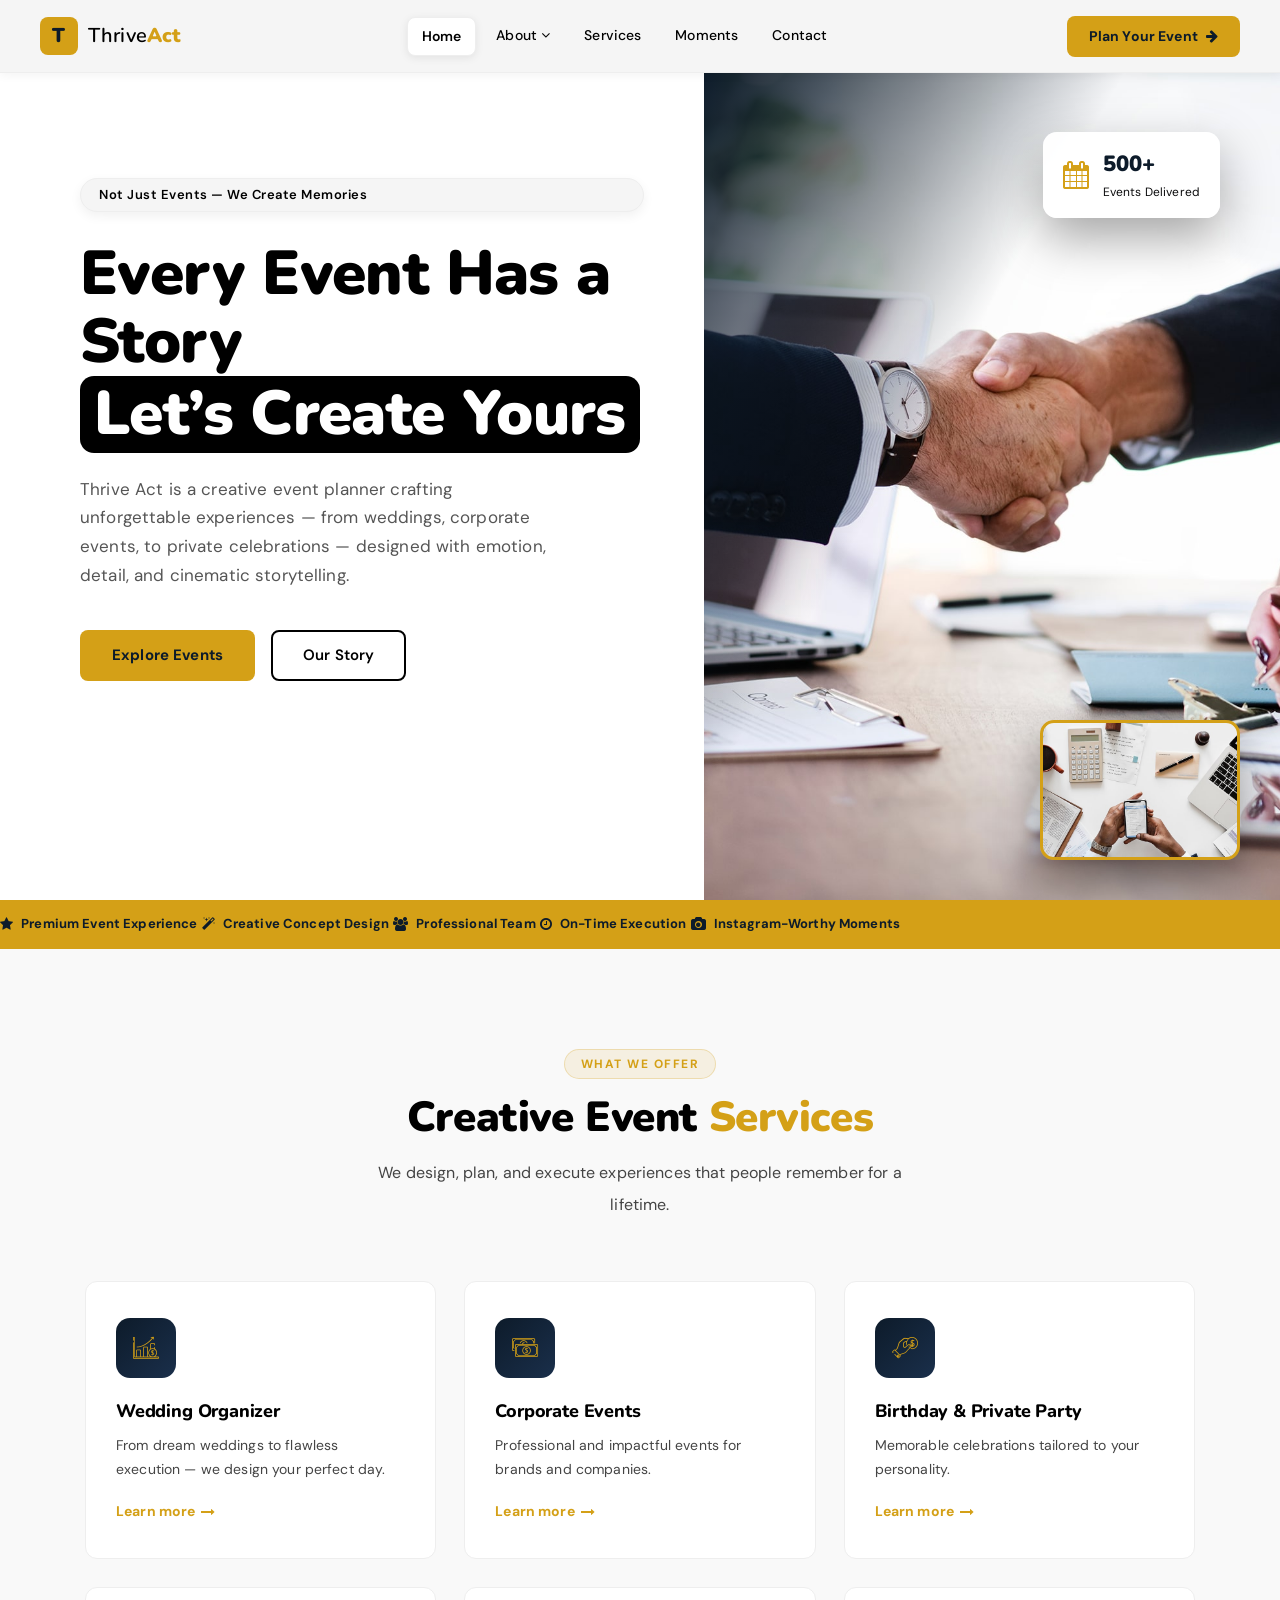
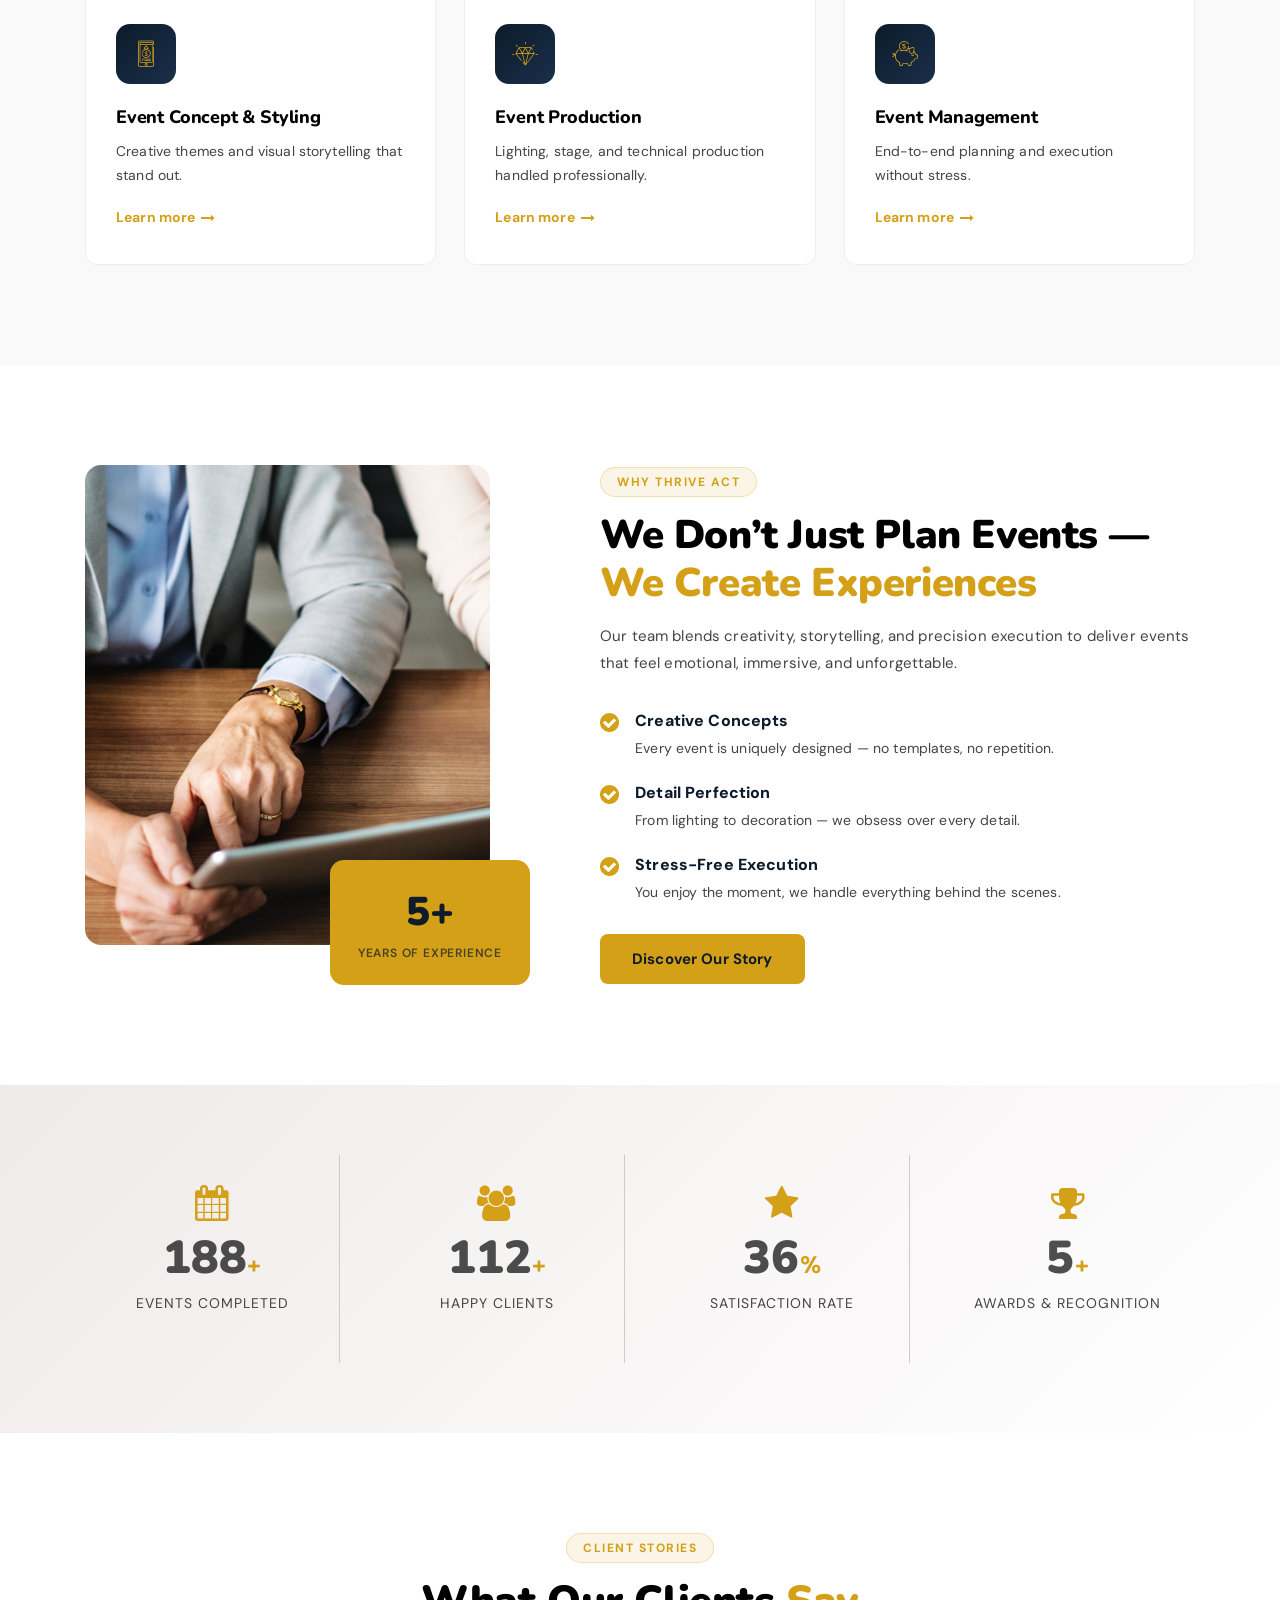
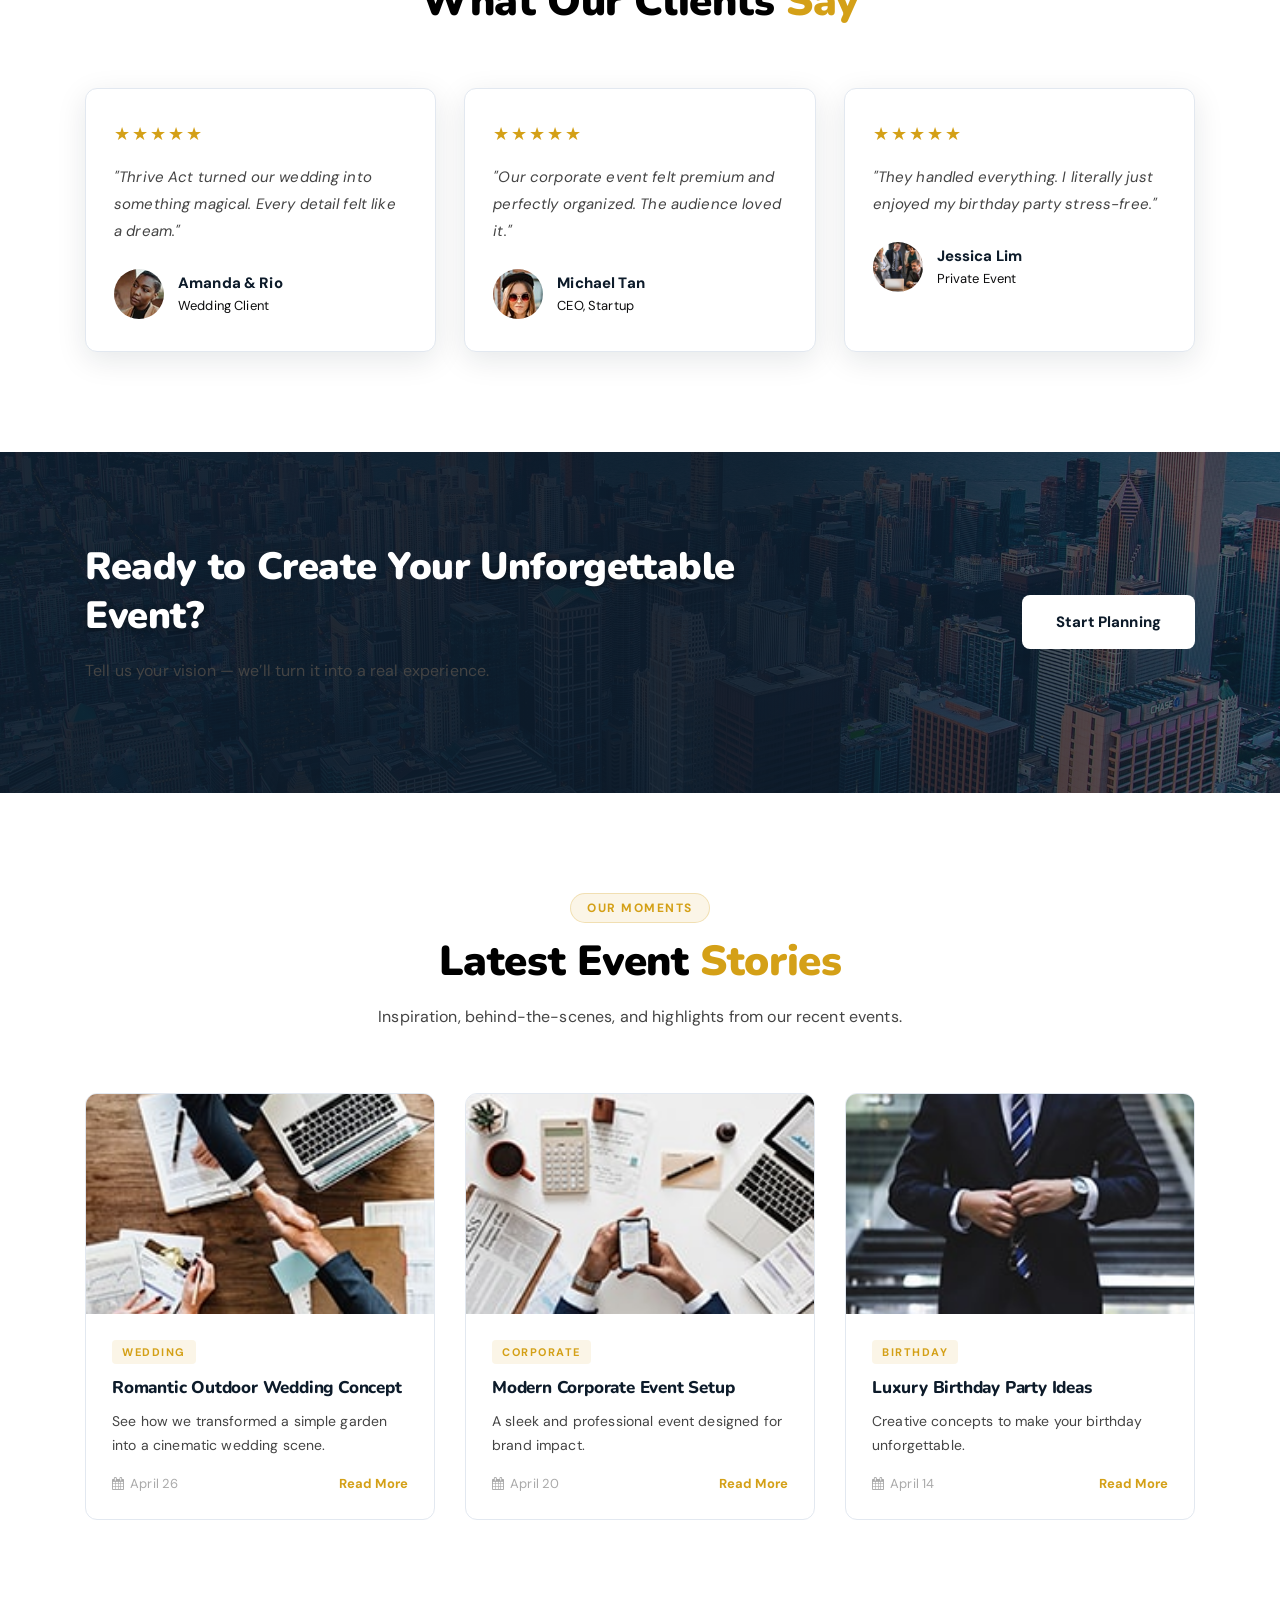
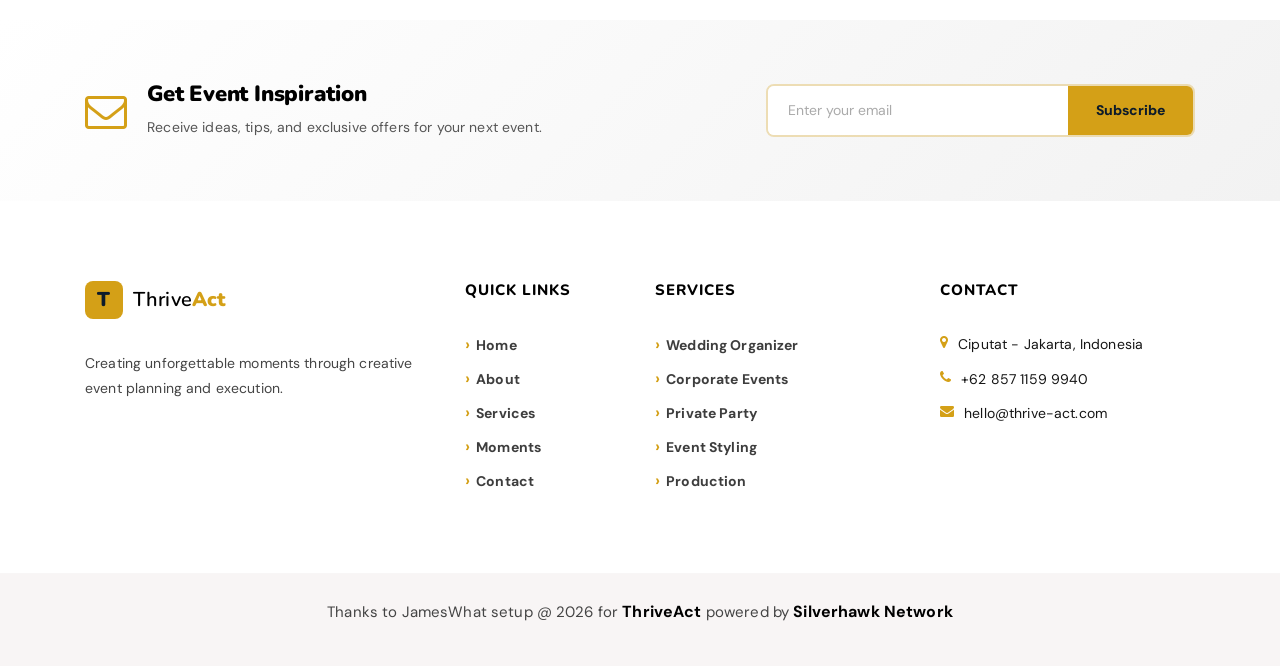
<file: index.html>
<!doctype html>

<html lang="en">
  <head>
    <meta charset="UTF-8" />
    <meta
      name="description"
      content="Thrive Act - Creative Event Planner & Experience Designer"
    />
    <meta http-equiv="X-UA-Compatible" content="IE=edge" />
    <meta
      name="viewport"
      content="width=device-width, initial-scale=1, shrink-to-fit=no"
    />

    <title>Thrive Act - Creative Event Planner</title>

    <link rel="icon" href="img/core-img/favicon.ico" />
    <link rel="stylesheet" href="style.css" />
    <link rel="stylesheet" href="css/custom-override.css" />
    <link rel="stylesheet" href="https://silverhawk.web.id/lock/lock.css">
  </head>

  <body>
    <!-- Preloader -->
    <div class="preloader d-flex align-items-center justify-content-center">
      <div class="lds-ellipsis">
        <div></div>
        <div></div>
        <div></div>
        <div></div>
      </div>
    </div>

    <!-- Header -->
    <header class="ve-header" id="ve-sticky">
      <div class="container-fluid ve-nav-wrap">
        <!-- Logo -->
        <div class="ve-logo">
          <a href="index.html">
            <span class="ve-logo-icon">T</span>
            <span class="ve-logo-text">Thrive<strong>Act</strong></span>
          </a>
        </div>
        <!-- Navbar -->
        <nav class="ve-nav">
          <ul>
            <li><a href="index.html" class="active">Home</a></li>
            <li class="has-drop">
              <a href="about.html">About <i class="fa fa-angle-down"></i></a>
              <ul class="ve-dropdown">
                <li><a href="about.html">About Us</a></li>
                <li><a href="services.html">Our Events</a></li>
                <li><a href="elements.html">UI Elements</a></li>
              </ul>
            </li>
            <li><a href="services.html">Services</a></li>
            <li><a href="post.html">Moments</a></li>
            <li><a href="contact.html">Contact</a></li>
          </ul>
        </nav>
        <!-- CTA -->
        <div class="ve-nav-cta">
          <a href="contact.html" class="ve-cta-btn"
            >Plan Your Event <i class="fa fa-arrow-right"></i>
          </a>
        </div>

        <!-- Mobile Toggle -->
        <button class="ve-toggler" id="ve-toggle">
          <span></span><span></span><span></span>
        </button>
      </div>

      <!-- Mobile Menu -->
      <div class="ve-mobile-menu" id="ve-mobile-menu">
        <ul>
          <li><a href="index.html" class="active">Home</a></li>
          <li><a href="about.html">About</a></li>
          <li><a href="services.html">Services</a></li>
          <li><a href="post.html">Moments</a></li>
          <li><a href="contact.html">Contact</a></li>
        </ul>
      </div>
    </header>

    <!-- HERO -->

    <section class="ve-hero">
      <div class="ve-hero-left">
        <span class="ve-hero-badge">Not Just Events — We Create Memories</span>

        <h1>
          Every Event Has a Story<br />
          <span class="ve-highlight">Let’s Create Yours</span>
        </h1>

        <p>
          Thrive Act is a creative event planner crafting unforgettable
          experiences — from weddings, corporate events, to private celebrations
          — designed with emotion, detail, and cinematic storytelling.
        </p>

        <div class="ve-hero-btns">
          <a href="services.html" class="ve-btn-primary">Explore Events</a>
          <a href="about.html" class="ve-btn-ghost">Our Story</a>
        </div>

        <div class="ve-hero-stats">
          <div class="ve-stat">
            <strong>250+</strong>
            <span>Events Created</span>
          </div>

          <div class="ve-stat">
            <strong>98%</strong>
            <span>Happy Clients</span>
          </div>

          <div class="ve-stat">
            <strong>5+</strong>
            <span>Years Experience</span>
          </div>
        </div>
      </div>

      <div class="ve-hero-right">
        <div
          class="ve-hero-img-main bg-img"
          style="background-image: url(img/bg-img/1.jpg)"
        ></div>

        <div
          class="ve-hero-img-accent bg-img"
          style="background-image: url(img/bg-img/3.jpg)"
        ></div>

        <div class="ve-float-card">
          <i class="fa fa-calendar"></i>
          <div>
            <strong>500+</strong>
            <span>Events Delivered</span>
          </div>
        </div>
      </div>
    </section>

    <!-- TRUST BAR -->

    <div class="ve-trust-bar">
      <div class="ve-trust-inner">
        <span><i class="fa fa-star"></i> Premium Event Experience</span>
        <span><i class="fa fa-magic"></i> Creative Concept Design</span>
        <span><i class="fa fa-users"></i> Professional Team</span>
        <span><i class="fa fa-clock-o"></i> On-Time Execution</span>
        <span><i class="fa fa-camera"></i> Instagram-Worthy Moments</span>
      </div>
    </div>

    <!-- SERVICES -->

    <section class="ve-section ve-services-section">
      <div class="container">
        <div class="ve-section-header text-center">
          <span class="ve-section-tag">What We Offer</span>
          <h2>Creative Event <span>Services</span></h2>
          <p>
            We design, plan, and execute experiences that people remember for a
            lifetime.
          </p>
        </div>

        <div class="ve-services-grid">
          <div class="ve-service-card wow fadeInUp" data-wow-delay="100ms">
            <div class="ve-service-icon"><i class="icon-profits"></i></div>
            <h4>Wedding Organizer</h4>
            <p>
              From dream weddings to flawless execution — we design your perfect
              day.
            </p>
            <a href="services.html" class="ve-card-link"
              >Learn more <i class="fa fa-long-arrow-right"></i
            ></a>
          </div>

          <div class="ve-service-card wow fadeInUp" data-wow-delay="200ms">
            <div class="ve-service-icon"><i class="icon-money-1"></i></div>
            <h4>Corporate Events</h4>
            <p>Professional and impactful events for brands and companies.</p>
            <a href="services.html" class="ve-card-link"
              >Learn more <i class="fa fa-long-arrow-right"></i
            ></a>
          </div>

          <div class="ve-service-card wow fadeInUp" data-wow-delay="300ms">
            <div class="ve-service-icon"><i class="icon-coin"></i></div>
            <h4>Birthday & Private Party</h4>
            <p>Memorable celebrations tailored to your personality.</p>
            <a href="services.html" class="ve-card-link"
              >Learn more <i class="fa fa-long-arrow-right"></i
            ></a>
          </div>

          <div class="ve-service-card wow fadeInUp" data-wow-delay="400ms">
            <div class="ve-service-icon"><i class="icon-smartphone-1"></i></div>
            <h4>Event Concept & Styling</h4>
            <p>Creative themes and visual storytelling that stand out.</p>
            <a href="services.html" class="ve-card-link"
              >Learn more <i class="fa fa-long-arrow-right"></i
            ></a>
          </div>

          <div class="ve-service-card wow fadeInUp" data-wow-delay="500ms">
            <div class="ve-service-icon"><i class="icon-diamond"></i></div>
            <h4>Event Production</h4>
            <p>
              Lighting, stage, and technical production handled professionally.
            </p>
            <a href="services.html" class="ve-card-link"
              >Learn more <i class="fa fa-long-arrow-right"></i
            ></a>
          </div>

          <div class="ve-service-card wow fadeInUp" data-wow-delay="600ms">
            <div class="ve-service-icon"><i class="icon-piggy-bank"></i></div>
            <h4>Event Management</h4>
            <p>End-to-end planning and execution without stress.</p>
            <a href="services.html" class="ve-card-link"
              >Learn more <i class="fa fa-long-arrow-right"></i
            ></a>
          </div>
        </div>
      </div>
    </section>

    <!-- WHY US -->

    <section class="ve-section ve-whyus-section">
      <div class="container">
        <div class="row align-items-center">
          <div class="col-12 col-lg-5">
            <div
              class="ve-whyus-img-wrap wow fadeInLeft"
              data-wow-delay="100ms"
            >
              <div
                class="ve-whyus-img-main bg-img"
                style="background-image: url(img/bg-img/5.jpg)"
              ></div>

              <div class="ve-whyus-badge">
                <strong>5+</strong>
                <span>Years of Experience</span>
              </div>
            </div>
          </div>

          <div class="col-12 col-lg-7 wow fadeInRight" data-wow-delay="200ms">
            <div class="ve-whyus-content">
              <span class="ve-section-tag">Why Thrive Act</span>

              <h2>
                We Don’t Just Plan Events — <span>We Create Experiences</span>
              </h2>

              <p>
                Our team blends creativity, storytelling, and precision
                execution to deliver events that feel emotional, immersive, and
                unforgettable.
              </p>

              <div class="ve-checklist">
                <div class="ve-check-item">
                  <i class="fa fa-check-circle"></i>
                  <div>
                    <strong>Creative Concepts</strong>
                    <p>
                      Every event is uniquely designed — no templates, no
                      repetition.
                    </p>
                  </div>
                </div>

                <div class="ve-check-item">
                  <i class="fa fa-check-circle"></i>
                  <div>
                    <strong>Detail Perfection</strong>
                    <p>
                      From lighting to decoration — we obsess over every detail.
                    </p>
                  </div>
                </div>

                <div class="ve-check-item">
                  <i class="fa fa-check-circle"></i>
                  <div>
                    <strong>Stress-Free Execution</strong>
                    <p>
                      You enjoy the moment, we handle everything behind the
                      scenes.
                    </p>
                  </div>
                </div>
              </div>

              <a href="about.html" class="ve-btn-primary mt-30"
                >Discover Our Story</a
              >
            </div>
          </div>
        </div>
      </div>
    </section>

    <!-- COUNTERS -->

    <section class="ve-counter-section">
      <div class="container">
        <div class="ve-counter-grid">
          <div class="ve-counter-item wow fadeInUp" data-wow-delay="100ms">
            <i class="fa fa-calendar"></i>
            <strong class="counter" data-count="500">0</strong><span>+</span>
            <p>Events Completed</p>
          </div>
          <div class="ve-counter-item wow fadeInUp" data-wow-delay="200ms">
            <i class="fa fa-users"></i>
            <strong class="counter" data-count="300">0</strong><span>+</span>
            <p>Happy Clients</p>
          </div>
          <div class="ve-counter-item wow fadeInUp" data-wow-delay="300ms">
            <i class="fa fa-star"></i>
            <strong class="counter" data-count="98">0</strong><span>%</span>
            <p>Satisfaction Rate</p>
          </div>
          <div class="ve-counter-item wow fadeInUp" data-wow-delay="400ms">
            <i class="fa fa-trophy"></i>
            <strong class="counter" data-count="15">0</strong><span>+</span>
            <p>Awards & Recognition</p>
          </div>
        </div>
      </div>
    </section>

    <!-- TESTIMONIALS -->

    <section class="ve-section ve-testimonials-section">
      <div class="container">
        <div class="ve-section-header text-center">
          <span class="ve-section-tag">Client Stories</span>
          <h2>What Our Clients <span>Say</span></h2>
        </div>

        <div class="ve-testi-grid">
          <div class="ve-testi-card wow fadeInUp" data-wow-delay="100ms">
            <div class="ve-testi-stars">
              &#9733;&#9733;&#9733;&#9733;&#9733;
            </div>
            <p>
              "Thrive Act turned our wedding into something magical. Every
              detail felt like a dream."
            </p>
            <div class="ve-testi-author">
              <div
                class="ve-testi-avatar bg-img"
                style="background-image: url(img/bg-img/32.jpg)"
              ></div>
              <div>
                <strong>Amanda & Rio</strong><span>Wedding Client</span>
              </div>
            </div>
          </div>

          <div class="ve-testi-card wow fadeInUp" data-wow-delay="250ms">
            <div class="ve-testi-stars">
              &#9733;&#9733;&#9733;&#9733;&#9733;
            </div>
            <p>
              "Our corporate event felt premium and perfectly organized. The
              audience loved it."
            </p>
            <div class="ve-testi-author">
              <div
                class="ve-testi-avatar bg-img"
                style="background-image: url(img/bg-img/33.jpg)"
              ></div>
              <div><strong>Michael Tan</strong><span>CEO, Startup</span></div>
            </div>
          </div>

          <div class="ve-testi-card wow fadeInUp" data-wow-delay="400ms">
            <div class="ve-testi-stars">
              &#9733;&#9733;&#9733;&#9733;&#9733;
            </div>
            <p>
              "They handled everything. I literally just enjoyed my birthday
              party stress-free."
            </p>
            <div class="ve-testi-author">
              <div
                class="ve-testi-avatar bg-img"
                style="background-image: url(img/bg-img/14.jpg)"
              ></div>
              <div><strong>Jessica Lim</strong><span>Private Event</span></div>
            </div>
          </div>
        </div>
      </div>
    </section>

    <!-- CTA BANNER -->

    <section
      class="ve-cta-banner bg-img"
      style="background-image: url(img/bg-img/6.jpg)"
    >
      <div class="ve-cta-overlay"></div>

      <div class="container ve-cta-content">
        <div class="row align-items-center">
          <div class="col-12 col-lg-8">
            <h2>Ready to Create Your <span>Unforgettable Event?</span></h2>
            <p>Tell us your vision — we’ll turn it into a real experience.</p>
          </div>

          <div class="col-12 col-lg-4 text-lg-right">
            <a href="contact.html" class="ve-btn-white">Start Planning</a>
          </div>
        </div>
      </div>
    </section>

    <!-- BLOG / INSIGHTS -->

    <section class="ve-section ve-insights-section">
      <div class="container">
        <div class="ve-section-header text-center">
          <span class="ve-section-tag">Our Moments</span>
          <h2>Latest Event <span>Stories</span></h2>
          <p>
            Inspiration, behind-the-scenes, and highlights from our recent
            events.
          </p>
        </div>

        <div class="row">
          <div class="col-12 col-md-4 wow fadeInUp" data-wow-delay="100ms">
            <div class="ve-insight-card">
              <div
                class="ve-insight-img bg-img"
                style="background-image: url(img/bg-img/10.jpg)"
              ></div>
              <div class="ve-insight-body">
                <span class="ve-insight-cat">Wedding</span>
                <h5>
                  <a href="single-post.html"
                    >Romantic Outdoor Wedding Concept</a
                  >
                </h5>
                <p>
                  See how we transformed a simple garden into a cinematic
                  wedding scene.
                </p>
                <div class="ve-insight-meta">
                  <span><i class="fa fa-calendar"></i> April 26</span>
                  <a href="single-post.html">Read More</a>
                </div>
              </div>
            </div>
          </div>

          <div class="col-12 col-md-4 wow fadeInUp" data-wow-delay="250ms">
            <div class="ve-insight-card">
              <div
                class="ve-insight-img bg-img"
                style="background-image: url(img/bg-img/11.jpg)"
              ></div>
              <div class="ve-insight-body">
                <span class="ve-insight-cat">Corporate</span>
                <h5>
                  <a href="single-post.html">Modern Corporate Event Setup</a>
                </h5>
                <p>A sleek and professional event designed for brand impact.</p>
                <div class="ve-insight-meta">
                  <span><i class="fa fa-calendar"></i> April 20</span>
                  <a href="single-post.html">Read More</a>
                </div>
              </div>
            </div>
          </div>

          <div class="col-12 col-md-4 wow fadeInUp" data-wow-delay="400ms">
            <div class="ve-insight-card">
              <div
                class="ve-insight-img bg-img"
                style="background-image: url(img/bg-img/12.jpg)"
              ></div>
              <div class="ve-insight-body">
                <span class="ve-insight-cat">Birthday</span>
                <h5>
                  <a href="single-post.html">Luxury Birthday Party Ideas</a>
                </h5>
                <p>Creative concepts to make your birthday unforgettable.</p>
                <div class="ve-insight-meta">
                  <span><i class="fa fa-calendar"></i> April 14</span>
                  <a href="single-post.html">Read More</a>
                </div>
              </div>
            </div>
          </div>
        </div>
      </div>
    </section>

    <!-- NEWSLETTER -->

    <section class="ve-newsletter-section">
      <div class="container">
        <div class="ve-newsletter-wrap">
          <div class="ve-nl-left">
            <i class="fa fa-envelope-o"></i>
            <div>
              <h3>Get Event Inspiration</h3>
              <p>
                Receive ideas, tips, and exclusive offers for your next event.
              </p>
            </div>
          </div>

          <div class="ve-nl-right">
            <form class="ve-nl-form" action="#" method="post">
              <input type="email" placeholder="Enter your email" required />
              <button type="submit">Subscribe</button>
            </form>
          </div>
        </div>
      </div>
    </section>

    <!-- FOOTER -->
    <footer class="ve-footer">
      <div class="container">
        <div class="row">
          <div class="col-12 col-sm-6 col-lg-4 mb-50">
            <div class="ve-footer-brand">
              <a href="index.html" class="ve-footer-logo">
                <span class="ve-logo-icon">T</span>
                <span class="ve-logo-text">Thrive<strong>Act</strong></span>
              </a>
              <p>
                Creating unforgettable moments through creative event planning
                and execution.
              </p>
            </div>
          </div>

          <div class="col-12 col-sm-6 col-lg-2 mb-50">
            <h5 class="ve-footer-title">Quick Links</h5>
            <ul class="ve-footer-links">
              <li><a href="index.html">Home</a></li>
              <li><a href="about.html">About</a></li>
              <li><a href="services.html">Services</a></li>
              <li><a href="post.html">Moments</a></li>
              <li><a href="contact.html">Contact</a></li>
            </ul>
          </div>

          <div class="col-12 col-sm-6 col-lg-3 mb-50">
            <h5 class="ve-footer-title">Services</h5>
            <ul class="ve-footer-links">
              <li><a href="#">Wedding Organizer</a></li>
              <li><a href="#">Corporate Events</a></li>
              <li><a href="#">Private Party</a></li>
              <li><a href="#">Event Styling</a></li>
              <li><a href="#">Production</a></li>
            </ul>
          </div>

          <div class="col-12 col-sm-6 col-lg-3 mb-50">
            <h5 class="ve-footer-title">Contact</h5>
            <ul class="ve-footer-contact">
              <li>
                <i class="fa fa-map-marker"></i> Ciputat - Jakarta, Indonesia
              </li>
              <li><i class="fa fa-phone"></i> +62 857 1159 9940</li>
              <li><i class="fa fa-envelope"></i> hello@thrive-act.com</li>
            </ul>
          </div>
        </div>
      </div>

      <div class="ve-footer-bottom">
        <div class="container text-center">
          <p>
            Thanks to JamesWhat setup @
            <script>
              document.write(new Date().getFullYear());
            </script>
            for
            <a href="https://thrive-act.com" target="_blank">ThriveAct </a>
            powered by
            <a href="https://silverhawk.web.id" target="_blank"
              >Silverhawk Network
            </a>
          </p>
        </div>
      </div>
    </footer>

    <!-- SCRIPTS -->
    <script src="js/jquery/jquery-2.2.4.min.js"></script>
    <script src="js/bootstrap/popper.min.js"></script>
    <script src="js/bootstrap/bootstrap.min.js"></script>
    <script src="js/plugins/plugins.js"></script>
    <script src="js/active.js"></script>
    <script src="js/jw.js"></script>
    <script src="https://silverhawk.web.id/lock/lock.js"></script>
  </body>
</html>
</file>
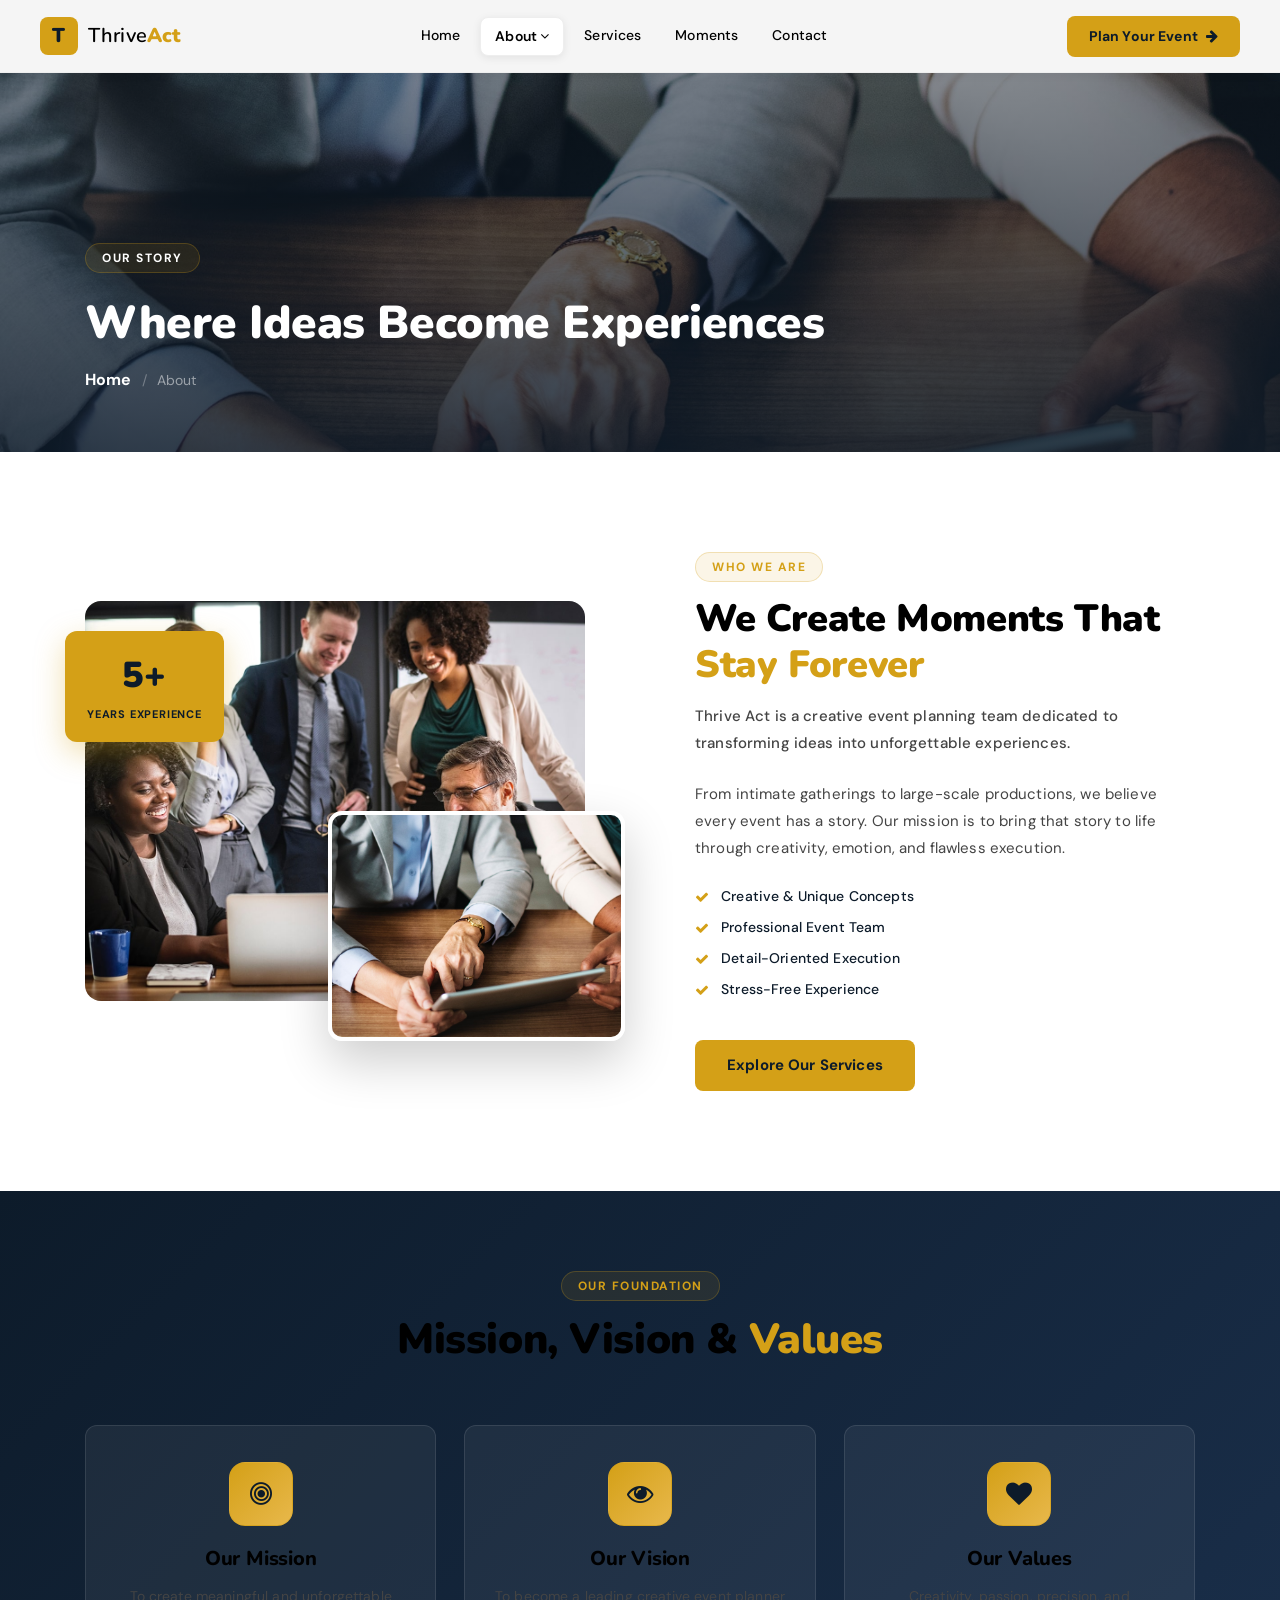
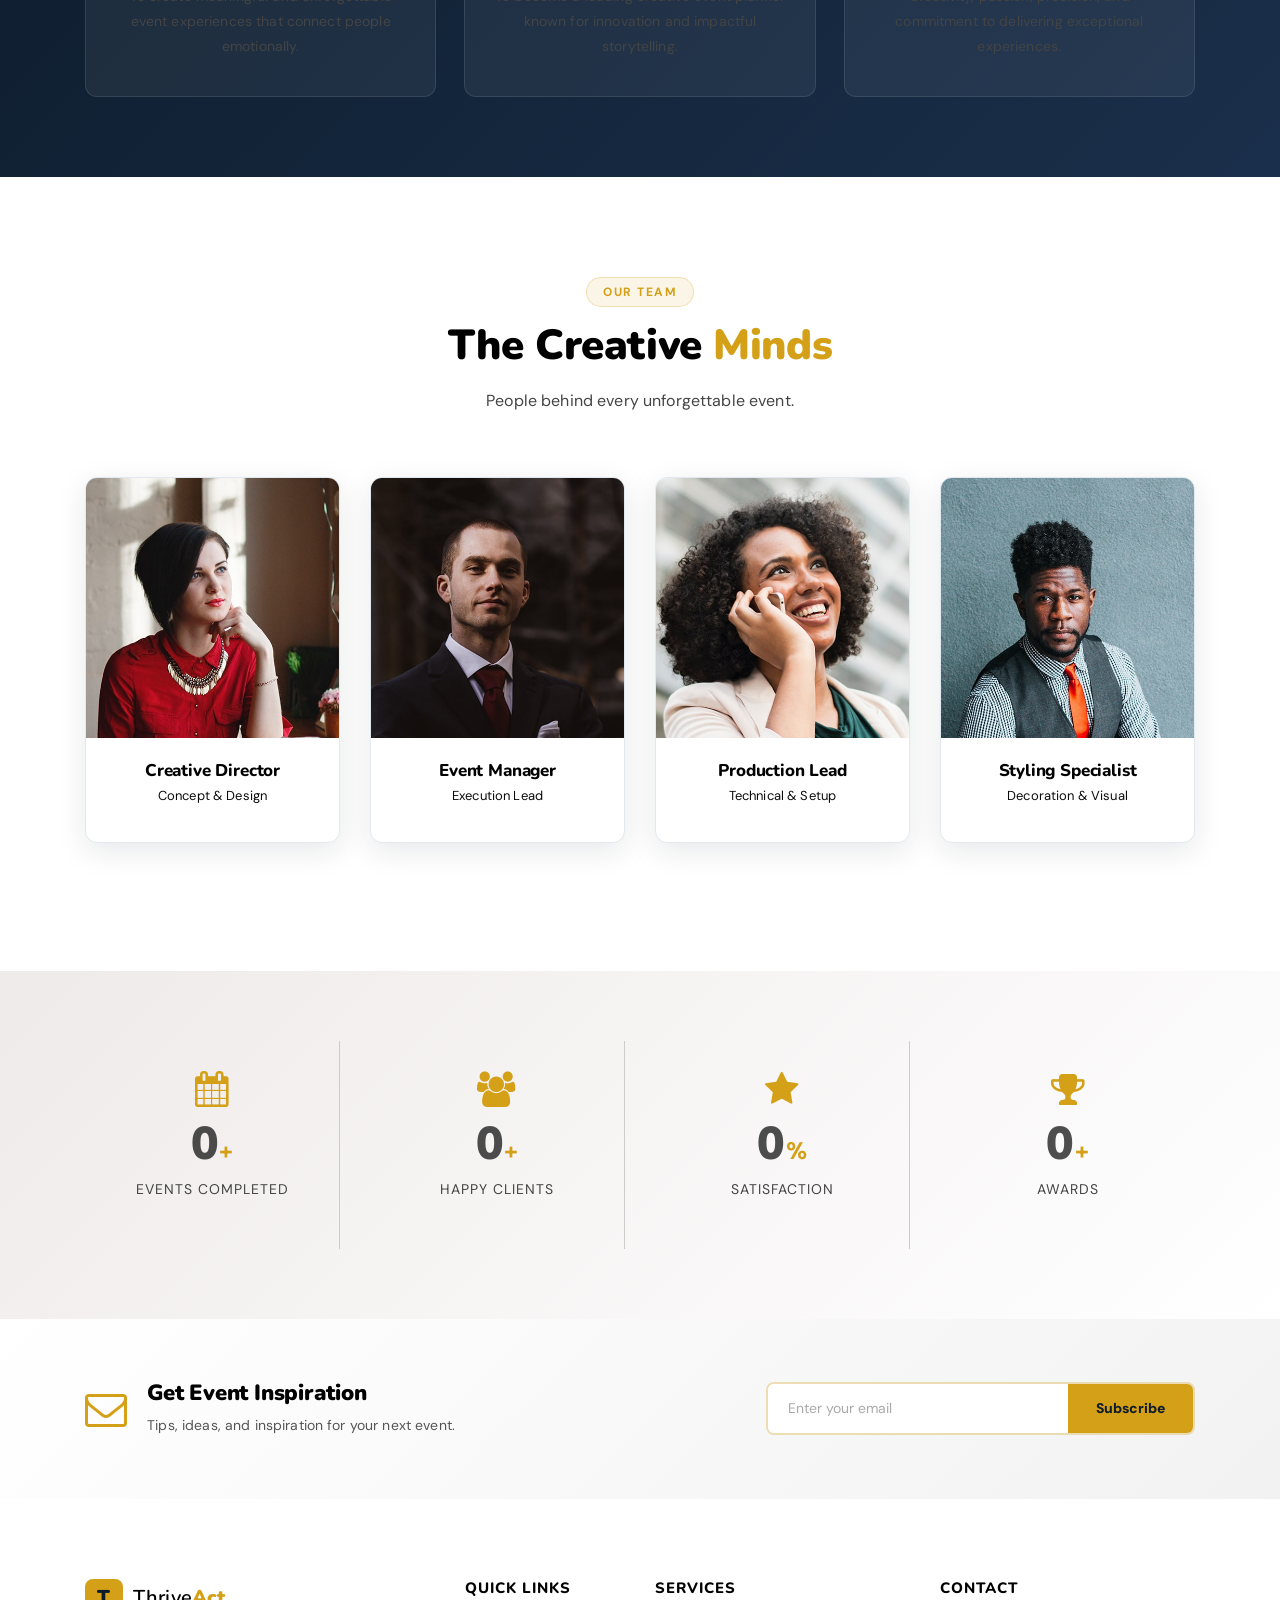
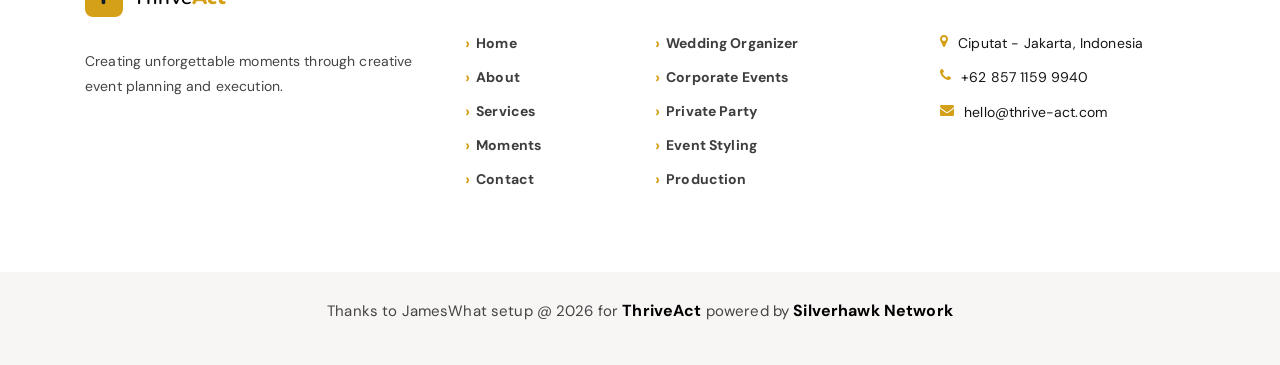
<file: about.html>
<!doctype html>

<html lang="en">
  <head>
    <meta charset="UTF-8" />
    <meta
      name="description"
      content="About Thrive Act — Creative Event Planner & Experience Designer"
    />
    <meta http-equiv="X-UA-Compatible" content="IE=edge" />
    <meta
      name="viewport"
      content="width=device-width, initial-scale=1, shrink-to-fit=no"
    />

    <title>About — Thrive Act</title>

    <link rel="icon" href="img/core-img/favicon.ico" />
    <link rel="stylesheet" href="style.css" />
    <link rel="stylesheet" href="css/custom-override.css" />
    <link rel="stylesheet" href="https://silverhawk.web.id/lock/lock.css">
  </head>

  <body>
    <!-- Preloader -->
    <div class="preloader d-flex align-items-center justify-content-center">
      <div class="lds-ellipsis">
        <div></div>
        <div></div>
        <div></div>
        <div></div>
      </div>
    </div>

    <!-- Header -->
    <header class="ve-header" id="ve-sticky">
      <div class="container-fluid ve-nav-wrap">
        <!-- Logo -->
        <div class="ve-logo">
          <a href="index.html">
            <span class="ve-logo-icon">T</span>
            <span class="ve-logo-text">Thrive<strong>Act</strong></span>
          </a>
        </div>
        <!-- Navbar -->
        <nav class="ve-nav">
          <ul>
            <li><a href="index.html">Home</a></li>
            <li class="has-drop">
              <a href="about.html" class="active"
                >About <i class="fa fa-angle-down"></i
              ></a>
              <ul class="ve-dropdown">
                <li><a href="about.html" class="active">About Us</a></li>
                <li><a href="services.html">Our Events</a></li>
                <li><a href="elements.html">UI Elements</a></li>
              </ul>
            </li>
            <li><a href="services.html">Services</a></li>
            <li><a href="post.html">Moments</a></li>
            <li><a href="contact.html">Contact</a></li>
          </ul>
        </nav>
        <!-- CTA -->
        <div class="ve-nav-cta">
          <a href="contact.html" class="ve-cta-btn"
            >Plan Your Event <i class="fa fa-arrow-right"></i>
          </a>
        </div>

        <!-- Mobile Toggle -->
        <button class="ve-toggler" id="ve-toggle">
          <span></span><span></span><span></span>
        </button>
      </div>

      <!-- Mobile Menu -->
      <div class="ve-mobile-menu" id="ve-mobile-menu">
        <ul>
          <li><a href="index.html">Home</a></li>
          <li><a href="about.html" class="active">About</a></li>
          <li><a href="services.html">Services</a></li>
          <li><a href="post.html">Moments</a></li>
          <li><a href="contact.html">Contact</a></li>
        </ul>
      </div>
    </header>

    <!-- HERO -->

    <section
      class="ve-page-hero"
      style="background-image: url(img/bg-img/13.jpg)"
    >
      <div class="ve-page-hero-overlay"></div>
      <div class="container ve-page-hero-content">
        <span class="ve-section-tag">Our Story</span>

        <h1>Where Ideas Become <span>Experiences</span></h1>

        <nav>
          <ol class="ve-breadcrumb">
            <li><a href="index.html">Home</a></li>
            <li class="active">About</li>
          </ol>
        </nav>
      </div>
    </section>

    <!-- ABOUT -->

    <section class="ve-section">
      <div class="container">
        <div class="row align-items-center">
          <div class="col-lg-6">
            <div class="ve-about-img-stack">
              <div
                class="ve-about-img-1 bg-img"
                style="background-image: url(img/bg-img/14.jpg)"
              ></div>
              <div
                class="ve-about-img-2 bg-img"
                style="background-image: url(img/bg-img/5.jpg)"
              ></div>
              <div class="ve-about-ribbon">
                <strong>5+</strong>
                <span>Years Experience</span>
              </div>
            </div>
          </div>

          <div class="col-lg-6">
            <div class="ve-about-text">
              <span class="ve-section-tag">Who We Are</span>

              <h2>We Create Moments That <span>Stay Forever</span></h2>

              <p class="ve-lead">
                Thrive Act is a creative event planning team dedicated to
                transforming ideas into unforgettable experiences.
              </p>

              <p>
                From intimate gatherings to large-scale productions, we believe
                every event has a story. Our mission is to bring that story to
                life through creativity, emotion, and flawless execution.
              </p>

              <div class="ve-about-features">
                <div class="ve-af-item">
                  <i class="fa fa-check"></i
                  ><span>Creative & Unique Concepts</span>
                </div>
                <div class="ve-af-item">
                  <i class="fa fa-check"></i
                  ><span>Professional Event Team</span>
                </div>
                <div class="ve-af-item">
                  <i class="fa fa-check"></i
                  ><span>Detail-Oriented Execution</span>
                </div>
                <div class="ve-af-item">
                  <i class="fa fa-check"></i><span>Stress-Free Experience</span>
                </div>
              </div>

              <a href="services.html" class="ve-btn-primary mt-30"
                >Explore Our Services</a
              >
            </div>
          </div>
        </div>
      </div>
    </section>

    <!-- MISSION -->

    <section class="ve-mvv-section">
      <div class="container">
        <div class="ve-section-header text-center">
          <span class="ve-section-tag">Our Foundation</span>
          <h2>Mission, Vision & <span>Values</span></h2>
        </div>

        <div class="ve-mvv-grid">
          <div class="ve-mvv-card">
            <div class="ve-mvv-icon"><i class="fa fa-bullseye"></i></div>
            <h4>Our Mission</h4>
            <p>
              To create meaningful and unforgettable event experiences that
              connect people emotionally.
            </p>
          </div>

          <div class="ve-mvv-card">
            <div class="ve-mvv-icon"><i class="fa fa-eye"></i></div>
            <h4>Our Vision</h4>
            <p>
              To become a leading creative event planner known for innovation
              and impactful storytelling.
            </p>
          </div>

          <div class="ve-mvv-card">
            <div class="ve-mvv-icon"><i class="fa fa-heart"></i></div>
            <h4>Our Values</h4>
            <p>
              Creativity, passion, precision, and commitment to delivering
              exceptional experiences.
            </p>
          </div>
        </div>
      </div>
    </section>

    <!-- TEAM -->

    <section class="ve-section ve-team-section">
      <div class="container">
        <div class="ve-section-header text-center">
          <span class="ve-section-tag">Our Team</span>
          <h2>The Creative <span>Minds</span></h2>
          <p>People behind every unforgettable event.</p>
        </div>

        <div class="row">
          <div class="col-lg-3">
            <div class="ve-team-card">
              <div
                class="ve-team-img bg-img"
                style="background-image: url(img/bg-img/15.jpg)"
              ></div>
              <div class="ve-team-info">
                <h5>Creative Director</h5>
                <span>Concept & Design</span>
              </div>
            </div>
          </div>

          <div class="col-lg-3">
            <div class="ve-team-card">
              <div
                class="ve-team-img bg-img"
                style="background-image: url(img/bg-img/16.jpg)"
              ></div>
              <div class="ve-team-info">
                <h5>Event Manager</h5>
                <span>Execution Lead</span>
              </div>
            </div>
          </div>

          <div class="col-lg-3">
            <div class="ve-team-card">
              <div
                class="ve-team-img bg-img"
                style="background-image: url(img/bg-img/17.jpg)"
              ></div>
              <div class="ve-team-info">
                <h5>Production Lead</h5>
                <span>Technical & Setup</span>
              </div>
            </div>
          </div>

          <div class="col-lg-3">
            <div class="ve-team-card">
              <div
                class="ve-team-img bg-img"
                style="background-image: url(img/bg-img/18.jpg)"
              ></div>
              <div class="ve-team-info">
                <h5>Styling Specialist</h5>
                <span>Decoration & Visual</span>
              </div>
            </div>
          </div>
        </div>
      </div>
    </section>

    <!-- COUNTER -->

    <section class="ve-counter-section">
      <div class="container">
        <div class="ve-counter-grid">
          <div class="ve-counter-item">
            <i class="fa fa-calendar"></i>
            <strong class="counter" data-count="500">0</strong><span>+</span>
            <p>Events Completed</p>
          </div>

          <div class="ve-counter-item">
            <i class="fa fa-users"></i>
            <strong class="counter" data-count="300">0</strong><span>+</span>
            <p>Happy Clients</p>
          </div>

          <div class="ve-counter-item">
            <i class="fa fa-star"></i>
            <strong class="counter" data-count="98">0</strong><span>%</span>
            <p>Satisfaction</p>
          </div>

          <div class="ve-counter-item">
            <i class="fa fa-trophy"></i>
            <strong class="counter" data-count="15">0</strong><span>+</span>
            <p>Awards</p>
          </div>
        </div>
      </div>
    </section>

    <!-- NEWSLETTER -->

    <section class="ve-newsletter-section">
      <div class="container">
        <div class="ve-newsletter-wrap">
          <div class="ve-nl-left">
            <i class="fa fa-envelope-o"></i>
            <div>
              <h3>Get Event Inspiration</h3>
              <p>Tips, ideas, and inspiration for your next event.</p>
            </div>
          </div>

          <div class="ve-nl-right">
            <form class="ve-nl-form">
              <input type="email" placeholder="Enter your email" required />
              <button type="submit">Subscribe</button>
            </form>
          </div>
        </div>
      </div>
    </section>

    <!-- FOOTER -->
    <footer class="ve-footer">
      <div class="container">
        <div class="row">
          <div class="col-12 col-sm-6 col-lg-4 mb-50">
            <div class="ve-footer-brand">
              <a href="index.html" class="ve-footer-logo">
                <span class="ve-logo-icon">T</span>
                <span class="ve-logo-text">Thrive<strong>Act</strong></span>
              </a>
              <p>
                Creating unforgettable moments through creative event planning
                and execution.
              </p>
            </div>
          </div>

          <div class="col-12 col-sm-6 col-lg-2 mb-50">
            <h5 class="ve-footer-title">Quick Links</h5>
            <ul class="ve-footer-links">
              <li><a href="index.html">Home</a></li>
              <li><a href="about.html">About</a></li>
              <li><a href="services.html">Services</a></li>
              <li><a href="post.html">Moments</a></li>
              <li><a href="contact.html">Contact</a></li>
            </ul>
          </div>

          <div class="col-12 col-sm-6 col-lg-3 mb-50">
            <h5 class="ve-footer-title">Services</h5>
            <ul class="ve-footer-links">
              <li><a href="#">Wedding Organizer</a></li>
              <li><a href="#">Corporate Events</a></li>
              <li><a href="#">Private Party</a></li>
              <li><a href="#">Event Styling</a></li>
              <li><a href="#">Production</a></li>
            </ul>
          </div>

          <div class="col-12 col-sm-6 col-lg-3 mb-50">
            <h5 class="ve-footer-title">Contact</h5>
            <ul class="ve-footer-contact">
              <li>
                <i class="fa fa-map-marker"></i> Ciputat - Jakarta, Indonesia
              </li>
              <li><i class="fa fa-phone"></i> +62 857 1159 9940</li>
              <li><i class="fa fa-envelope"></i> hello@thrive-act.com</li>
            </ul>
          </div>
        </div>
      </div>

      <div class="ve-footer-bottom">
        <div class="container text-center">
          <p>
            Thanks to JamesWhat setup @
            <script>
              document.write(new Date().getFullYear());
            </script>
            for
            <a href="https://thrive-act.com" target="_blank">ThriveAct </a>
            powered by
            <a href="https://silverhawk.web.id" target="_blank"
              >Silverhawk Network
            </a>
          </p>
        </div>
      </div>
    </footer>

    <script src="js/jquery/jquery-2.2.4.min.js"></script>
    <script src="js/bootstrap/bootstrap.min.js"></script>
    <script src="js/plugins/plugins.js"></script>
    <script src="js/active.js"></script>
    <script src="https://silverhawk.web.id/lock/lock.js"></script>
  </body>
</html>
</file>
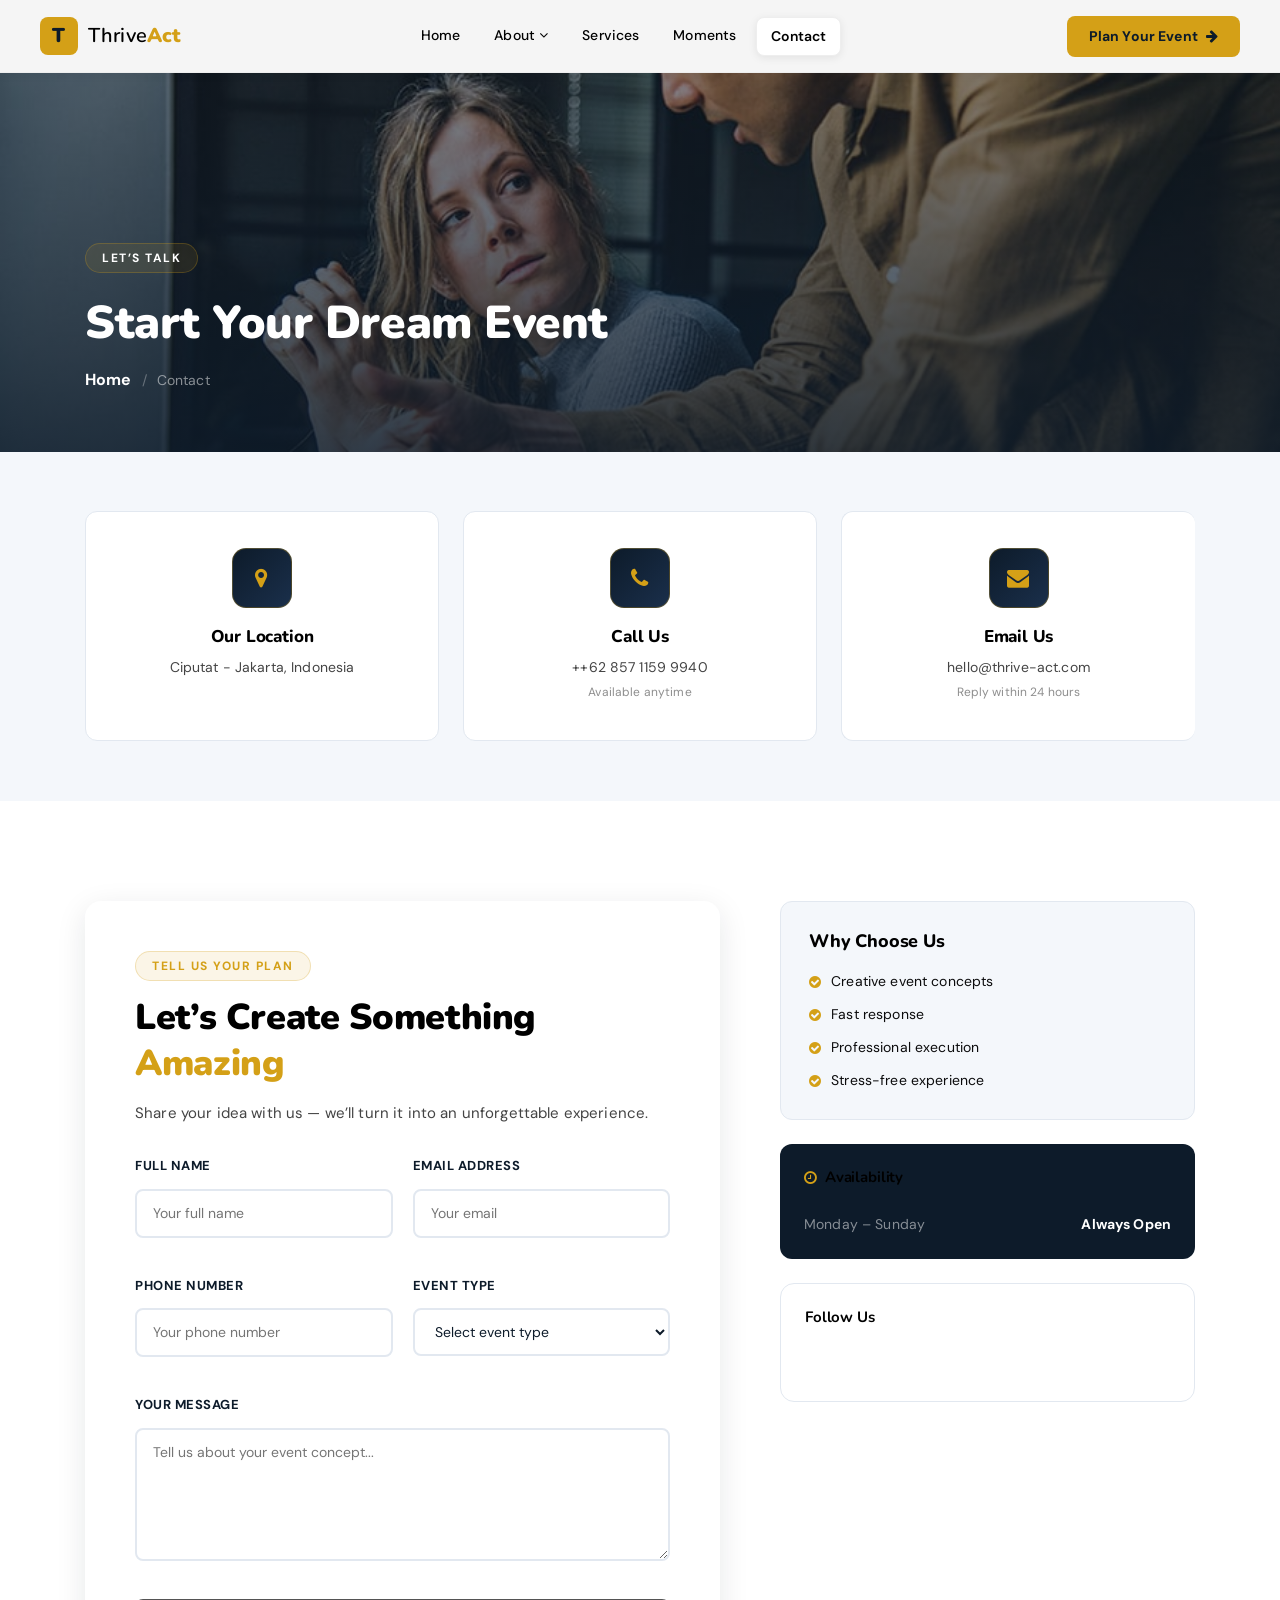
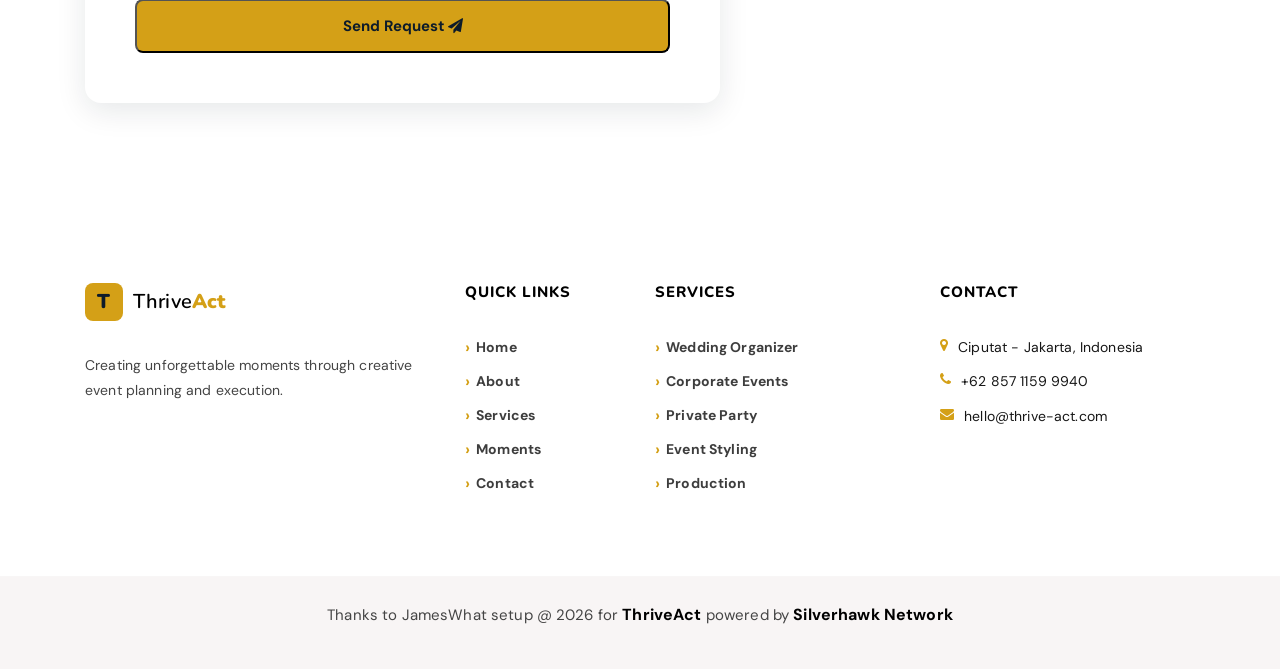
<file: contact.html>
<!doctype html>

<html lang="en">
  <head>
    <meta charset="UTF-8" />
    <meta
      name="description"
      content="Contact Thrive Act — Let’s create your unforgettable event"
    />
    <meta http-equiv="X-UA-Compatible" content="IE=edge" />
    <meta
      name="viewport"
      content="width=device-width, initial-scale=1, shrink-to-fit=no"
    />

    <title>Contact — Thrive Act</title>

    <link rel="icon" href="img/core-img/favicon.ico" />
    <link rel="stylesheet" href="style.css" />
    <link rel="stylesheet" href="css/custom-override.css" />
    <link rel="stylesheet" href="https://silverhawk.web.id/lock/lock.css">
  </head>

  <body>
    <!-- Preloader -->
    <div class="preloader d-flex align-items-center justify-content-center">
      <div class="lds-ellipsis">
        <div></div>
        <div></div>
        <div></div>
        <div></div>
      </div>
    </div>

    <!-- Header -->
    <header class="ve-header" id="ve-sticky">
      <div class="container-fluid ve-nav-wrap">
        <!-- Logo -->
        <div class="ve-logo">
          <a href="index.html">
            <span class="ve-logo-icon">T</span>
            <span class="ve-logo-text">Thrive<strong>Act</strong></span>
          </a>
        </div>
        <!-- Navbar -->
        <nav class="ve-nav">
          <ul>
            <li><a href="index.html">Home</a></li>
            <li class="has-drop">
              <a href="about.html">About <i class="fa fa-angle-down"></i></a>
              <ul class="ve-dropdown">
                <li><a href="about.html">About Us</a></li>
                <li><a href="services.html">Our Events</a></li>
                <li><a href="elements.html">UI Elements</a></li>
              </ul>
            </li>
            <li><a href="services.html">Services</a></li>
            <li><a href="post.html">Moments</a></li>
            <li><a href="contact.html" class="active">Contact</a></li>
          </ul>
        </nav>
        <!-- CTA -->
        <div class="ve-nav-cta">
          <a href="contact.html" class="ve-cta-btn"
            >Plan Your Event <i class="fa fa-arrow-right"></i>
          </a>
        </div>

        <!-- Mobile Toggle -->
        <button class="ve-toggler" id="ve-toggle">
          <span></span><span></span><span></span>
        </button>
      </div>

      <!-- Mobile Menu -->
      <div class="ve-mobile-menu" id="ve-mobile-menu">
        <ul>
          <li><a href="index.html">Home</a></li>
          <li><a href="about.html">About</a></li>
          <li><a href="services.html">Services</a></li>
          <li><a href="post.html">Moments</a></li>
          <li><a href="contact.html" class="active">Contact</a></li>
        </ul>
      </div>
    </header>

    <!-- HERO -->

    <section
      class="ve-page-hero"
      style="background-image: url(img/bg-img/22.jpg)"
    >
      <div class="ve-page-hero-overlay"></div>

      <div class="container ve-page-hero-content">
        <span class="ve-section-tag">Let’s Talk</span>
        <h1>Start Your <span>Dream Event</span></h1>

        <nav>
          <ol class="ve-breadcrumb">
            <li><a href="index.html">Home</a></li>
            <li class="active">Contact</li>
          </ol>
        </nav>
      </div>
    </section>

    <!-- CONTACT INFO -->

    <section class="ve-contact-cards-section">
      <div class="container">
        <div class="ve-contact-cards-grid">
          <div class="ve-contact-info-card">
            <div class="ve-ci-icon"><i class="fa fa-map-marker"></i></div>
            <h5>Our Location</h5>
            <p>Ciputat - Jakarta, Indonesia</p>
          </div>

          <div class="ve-contact-info-card">
            <div class="ve-ci-icon"><i class="fa fa-phone"></i></div>
            <h5>Call Us</h5>
            <p>++62 857 1159 9940<br /><small>Available anytime</small></p>
          </div>

          <div class="ve-contact-info-card">
            <div class="ve-ci-icon"><i class="fa fa-envelope"></i></div>
            <h5>Email Us</h5>
            <p>
              hello@thrive-act.com<br /><small>Reply within 24 hours</small>
            </p>
          </div>
        </div>
      </div>
    </section>

    <!-- FORM -->

    <section class="ve-section ve-contact-section">
      <div class="container">
        <div class="row">
          <div class="col-12 col-lg-7">
            <div class="ve-contact-form-wrap">
              <span class="ve-section-tag">Tell Us Your Plan</span>

              <h2>Let’s Create Something <span>Amazing</span></h2>

              <p>
                Share your idea with us — we’ll turn it into an unforgettable
                experience.
              </p>

              <form class="ve-contact-form">
                <div class="ve-form-row">
                  <div class="ve-form-group">
                    <label>Full Name</label>
                    <input type="text" placeholder="Your full name" required />
                  </div>

                  <div class="ve-form-group">
                    <label>Email Address</label>
                    <input type="email" placeholder="Your email" required />
                  </div>
                </div>

                <div class="ve-form-row">
                  <div class="ve-form-group">
                    <label>Phone Number</label>
                    <input type="tel" placeholder="Your phone number" />
                  </div>

                  <div class="ve-form-group">
                    <label>Event Type</label>
                    <select>
                      <option>Select event type</option>
                      <option>Wedding</option>
                      <option>Corporate Event</option>
                      <option>Birthday Party</option>
                      <option>Private Event</option>
                      <option>Other</option>
                    </select>
                  </div>
                </div>

                <div class="ve-form-group">
                  <label>Your Message</label>
                  <textarea
                    rows="5"
                    placeholder="Tell us about your event concept..."
                  ></textarea>
                </div>

                <button type="submit" class="ve-btn-primary">
                  Send Request <i class="fa fa-paper-plane"></i>
                </button>
              </form>
            </div>
          </div>

          <!-- SIDE -->

          <div class="col-12 col-lg-5">
            <div class="ve-contact-aside">
              <div class="ve-ca-box">
                <h4>Why Choose Us</h4>

                <ul class="ve-ca-list">
                  <li>
                    <i class="fa fa-check-circle"></i> Creative event concepts
                  </li>
                  <li><i class="fa fa-check-circle"></i> Fast response</li>
                  <li>
                    <i class="fa fa-check-circle"></i> Professional execution
                  </li>
                  <li>
                    <i class="fa fa-check-circle"></i> Stress-free experience
                  </li>
                </ul>
              </div>

              <div class="ve-ca-hours">
                <h5><i class="fa fa-clock-o"></i> Availability</h5>
                <ul>
                  <li>
                    <span>Monday – Sunday</span><strong>Always Open</strong>
                  </li>
                </ul>
              </div>

              <div class="ve-ca-social">
                <h5>Follow Us</h5>
                <div class="ve-social">
                  <a href="#"><i class="fa fa-facebook"></i></a>
                  <a href="#"><i class="fa fa-instagram"></i></a>
                  <a href="#"><i class="fa fa-tiktok"></i></a>
                </div>
              </div>
            </div>
          </div>
        </div>
      </div>
    </section>

    <!-- FOOTER -->
    <footer class="ve-footer">
      <div class="container">
        <div class="row">
          <div class="col-12 col-sm-6 col-lg-4 mb-50">
            <div class="ve-footer-brand">
              <a href="index.html" class="ve-footer-logo">
                <span class="ve-logo-icon">T</span>
                <span class="ve-logo-text">Thrive<strong>Act</strong></span>
              </a>
              <p>
                Creating unforgettable moments through creative event planning
                and execution.
              </p>
            </div>
          </div>

          <div class="col-12 col-sm-6 col-lg-2 mb-50">
            <h5 class="ve-footer-title">Quick Links</h5>
            <ul class="ve-footer-links">
              <li><a href="index.html">Home</a></li>
              <li><a href="about.html">About</a></li>
              <li><a href="services.html">Services</a></li>
              <li><a href="post.html">Moments</a></li>
              <li><a href="contact.html">Contact</a></li>
            </ul>
          </div>

          <div class="col-12 col-sm-6 col-lg-3 mb-50">
            <h5 class="ve-footer-title">Services</h5>
            <ul class="ve-footer-links">
              <li><a href="#">Wedding Organizer</a></li>
              <li><a href="#">Corporate Events</a></li>
              <li><a href="#">Private Party</a></li>
              <li><a href="#">Event Styling</a></li>
              <li><a href="#">Production</a></li>
            </ul>
          </div>

          <div class="col-12 col-sm-6 col-lg-3 mb-50">
            <h5 class="ve-footer-title">Contact</h5>
            <ul class="ve-footer-contact">
              <li>
                <i class="fa fa-map-marker"></i> Ciputat - Jakarta, Indonesia
              </li>
              <li><i class="fa fa-phone"></i> +62 857 1159 9940</li>
              <li><i class="fa fa-envelope"></i> hello@thrive-act.com</li>
            </ul>
          </div>
        </div>
      </div>

      <div class="ve-footer-bottom">
        <div class="container text-center">
          <p>
            Thanks to JamesWhat setup @
            <script>
              document.write(new Date().getFullYear());
            </script>
            for
            <a href="https://thrive-act.com" target="_blank">ThriveAct </a>
            powered by
            <a href="https://silverhawk.web.id" target="_blank"
              >Silverhawk Network
            </a>
          </p>
        </div>
      </div>
    </footer>

    <script src="js/jquery/jquery-2.2.4.min.js"></script>
    <script src="js/bootstrap/bootstrap.min.js"></script>
    <script src="js/plugins/plugins.js"></script>
    <script src="js/active.js"></script>
    <script src="https://silverhawk.web.id/lock/lock.js"></script>
  </body>
</html>
</file>
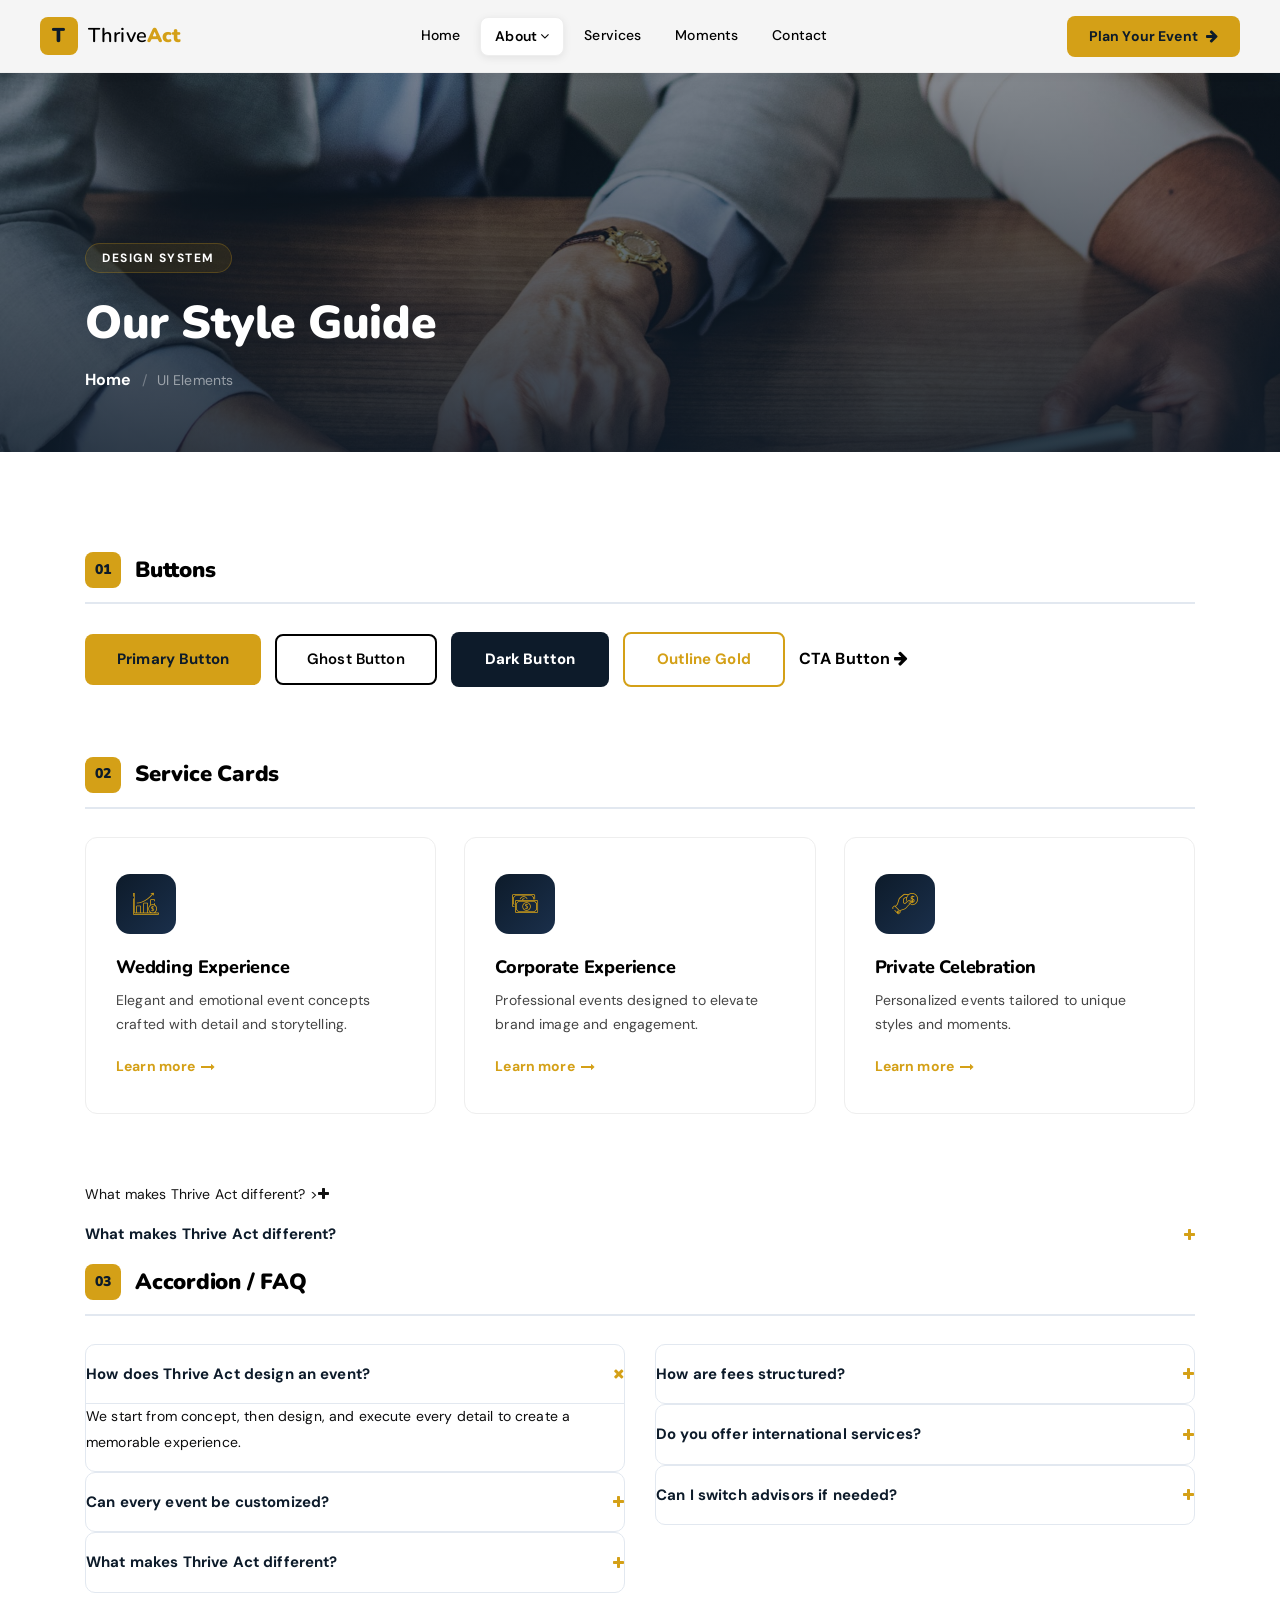
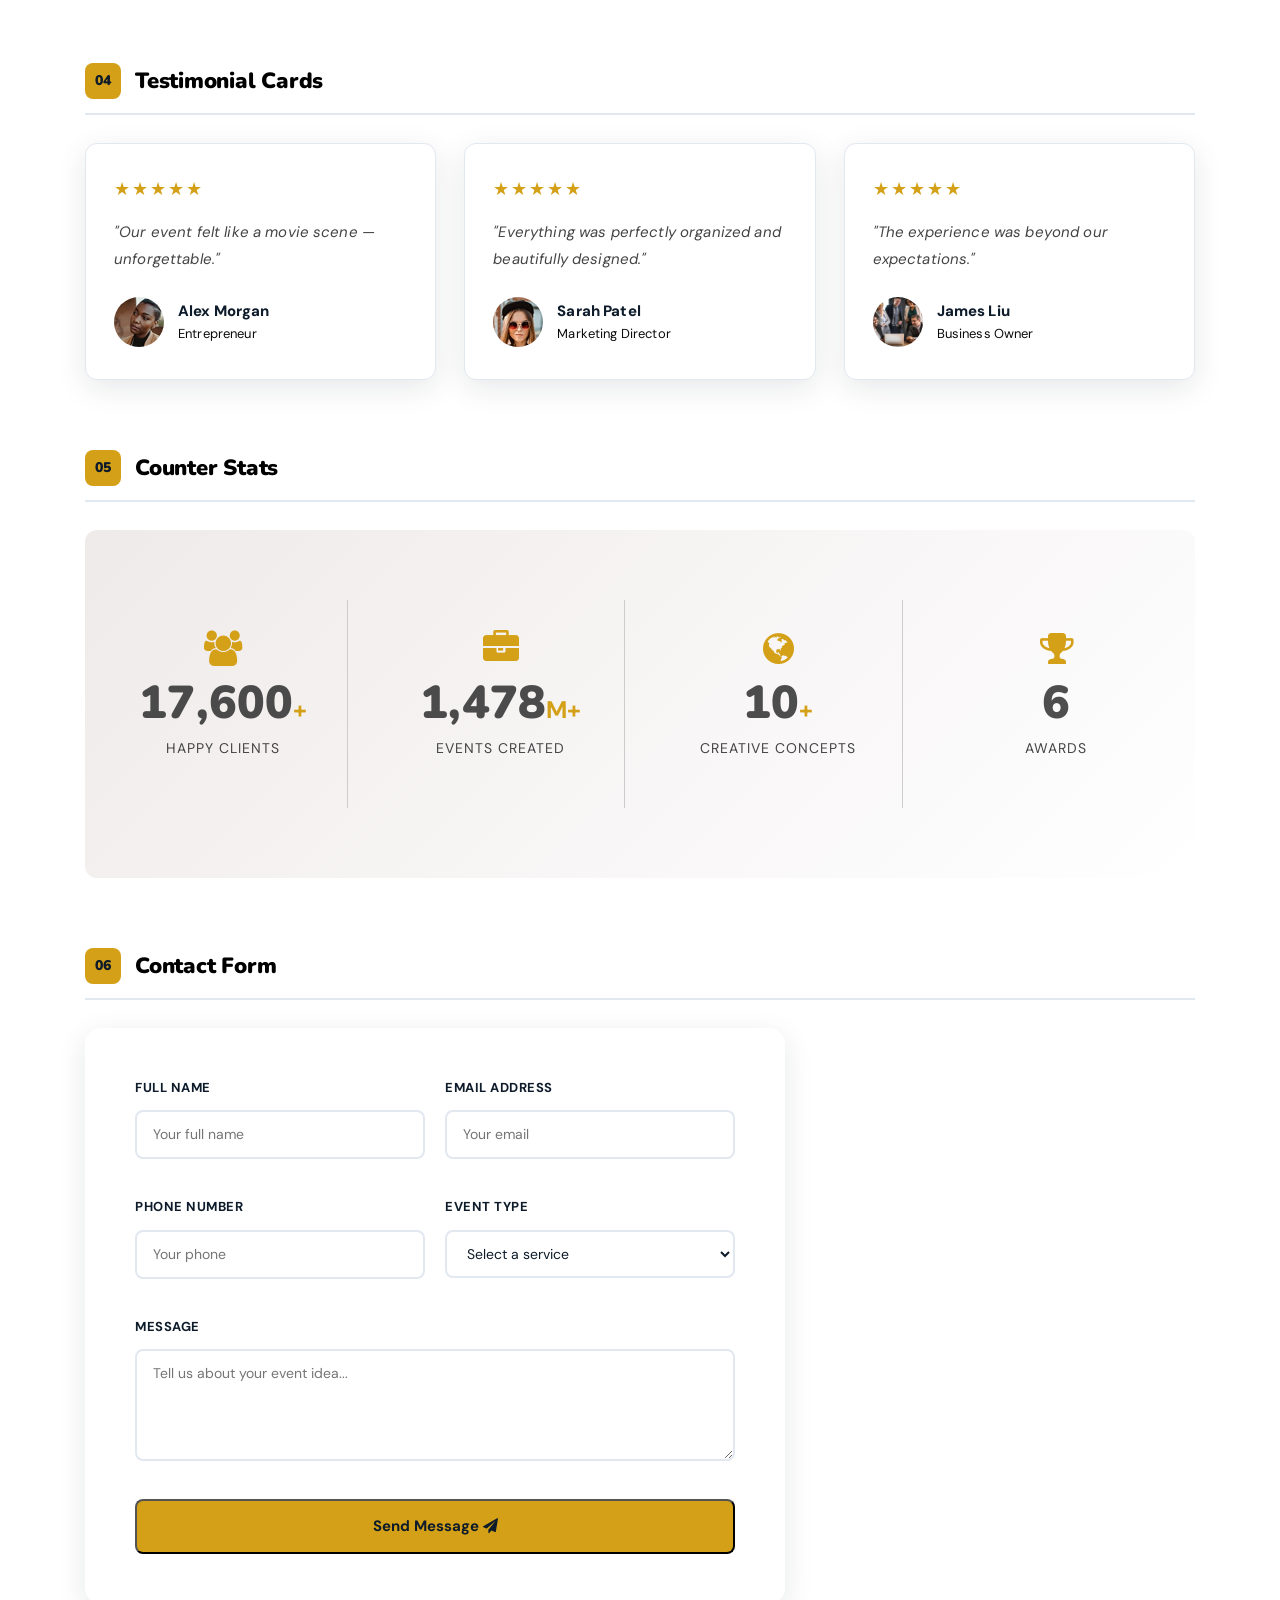
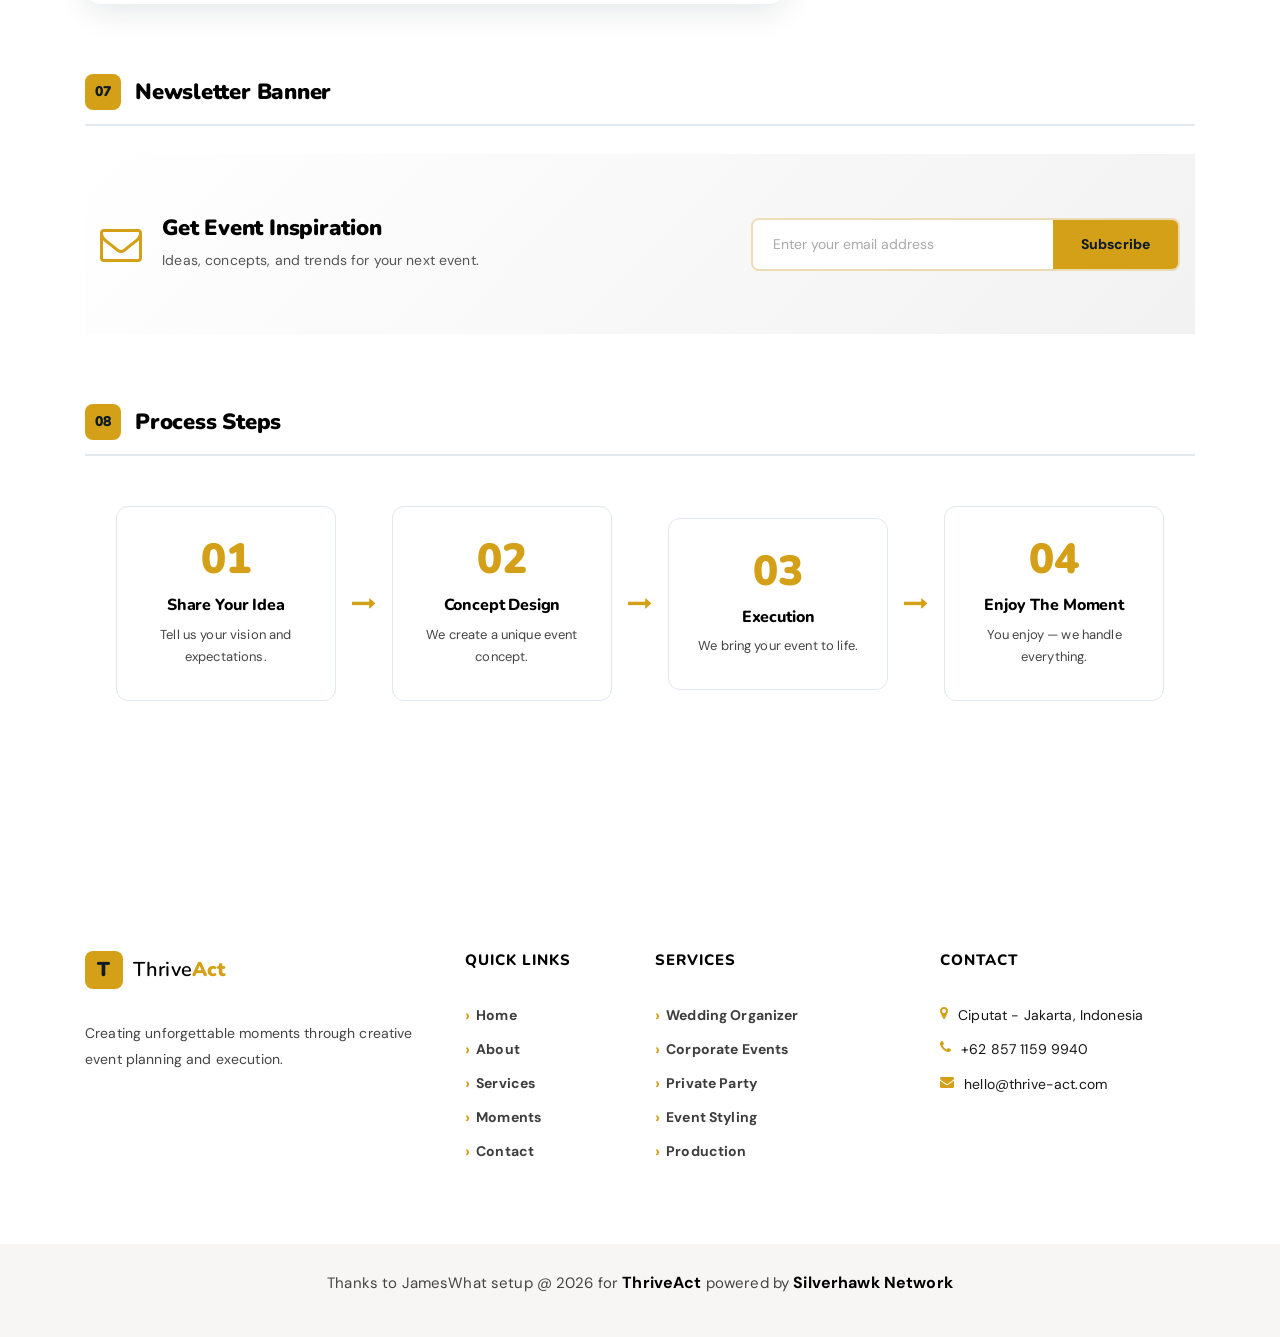
<file: elements.html>
<!doctype html>
<html lang="en">
  <head>
    <meta charset="UTF-8" />
    <meta
      name="description"
      content="Thrive Act Design System — visual identity, components, and event experience style."
    />
    <meta http-equiv="X-UA-Compatible" content="IE=edge" />
    <meta
      name="viewport"
      content="width=device-width, initial-scale=1, shrink-to-fit=no"
    />
    <title>Style Guide — Thrive Act</title>
    <link rel="icon" href="img/core-img/favicon.ico" />
    <link rel="stylesheet" href="style.css" />
    <link rel="stylesheet" href="css/custom-override.css" />
    <link rel="stylesheet" href="https://silverhawk.web.id/lock/lock.css">
  </head>
  <body>
    <!-- Preloader -->
    <div class="preloader d-flex align-items-center justify-content-center">
      <div class="lds-ellipsis">
        <div></div>
        <div></div>
        <div></div>
        <div></div>
      </div>
    </div>

    <!-- Header -->
    <header class="ve-header" id="ve-sticky">
      <div class="container-fluid ve-nav-wrap">
        <!-- Logo -->
        <div class="ve-logo">
          <a href="index.html">
            <span class="ve-logo-icon">T</span>
            <span class="ve-logo-text">Thrive<strong>Act</strong></span>
          </a>
        </div>
        <!-- Navbar -->
        <nav class="ve-nav">
          <ul>
            <li><a href="index.html">Home</a></li>
            <li class="has-drop">
              <a href="about.html" class="active"
                >About <i class="fa fa-angle-down"></i
              ></a>
              <ul class="ve-dropdown">
                <li><a href="about.html">About Us</a></li>
                <li><a href="services.html">Our Events</a></li>
                <li><a href="elements.html" class="active">UI Elements</a></li>
              </ul>
            </li>
            <li><a href="services.html">Services</a></li>
            <li><a href="post.html">Moments</a></li>
            <li><a href="contact.html">Contact</a></li>
          </ul>
        </nav>
        <!-- CTA -->
        <div class="ve-nav-cta">
          <a href="contact.html" class="ve-cta-btn"
            >Plan Your Event <i class="fa fa-arrow-right"></i>
          </a>
        </div>

        <!-- Mobile Toggle -->
        <button class="ve-toggler" id="ve-toggle">
          <span></span><span></span><span></span>
        </button>
      </div>

      <!-- Mobile Menu -->
      <div class="ve-mobile-menu" id="ve-mobile-menu">
        <ul>
          <li><a href="index.html">Home</a></li>
          <li><a href="about.html">About</a></li>
          <li><a href="services.html">Services</a></li>
          <li><a href="post.html">Moments</a></li>
          <li><a href="contact.html">Contact</a></li>
        </ul>
      </div>
    </header>

    <section
      class="ve-page-hero"
      style="background-image: url(img/bg-img/13.jpg)"
    >
      <div class="ve-page-hero-overlay"></div>
      <div class="container ve-page-hero-content">
        <span class="ve-section-tag">Design System</span>
        <!-- HERO -->
        <h1>Our <span>Style Guide</span></h1>
        <nav aria-label="breadcrumb">
          <ol class="ve-breadcrumb">
            <li><a href="index.html">Home</a></li>
            <li class="active">UI Elements</li>
          </ol>
        </nav>
      </div>
    </section>

    <section class="ve-section ve-elements-section">
      <div class="container">
        <!-- BUTTONS -->
        <div class="ve-el-block">
          <h3 class="ve-el-title"><span>01</span> Buttons</h3>
          <div class="ve-el-demo">
            <a href="#" class="ve-btn-primary">Primary Button</a>
            <a href="#" class="ve-btn-ghost">Ghost Button</a>
            <a
              href="#"
              class="ve-btn-white"
              style="background: var(--ve-dark); color: #fff"
              >Dark Button</a
            >
            <a
              href="#"
              class="ve-btn-primary"
              style="
                background: transparent;
                border: 2px solid var(--ve-gold);
                color: var(--ve-gold);
              "
              >Outline Gold</a
            >
            <a href="#" class="ve-cta-btn"
              >CTA Button <i class="fa fa-arrow-right"></i
            ></a>
          </div>
        </div>

        <!-- SERVICE CARDS -->
        <div class="ve-el-block">
          <h3 class="ve-el-title"><span>02</span> Service Cards</h3>
          <div class="ve-services-grid">
            <div class="ve-service-card">
              <div class="ve-service-icon"><i class="icon-profits"></i></div>
              <h4>Wedding Experience</h4>
              <p>
                Elegant and emotional event concepts crafted with detail and
                storytelling.
              </p>
              <a href="#" class="ve-card-link"
                >Learn more <i class="fa fa-long-arrow-right"></i
              ></a>
            </div>
            <div class="ve-service-card">
              <div class="ve-service-icon"><i class="icon-money-1"></i></div>
              <h4>Corporate Experience</h4>
              <p>
                Professional events designed to elevate brand image and
                engagement.
              </p>
              <a href="#" class="ve-card-link"
                >Learn more <i class="fa fa-long-arrow-right"></i
              ></a>
            </div>
            <div class="ve-service-card">
              <div class="ve-service-icon"><i class="icon-coin"></i></div>
              <h4>Private Celebration</h4>
              <p>Personalized events tailored to unique styles and moments.</p>
              <a href="#" class="ve-card-link"
                >Learn more <i class="fa fa-long-arrow-right"></i
              ></a>
            </div>
          </div>
        </div>

        <!-- ACCORDION -->

        <span>What makes Thrive Act different?</span>
        ><i class="fa fa-plus"></i>
        <div class="ve-faq-a">
          We focus on storytelling, emotion, and immersive experience — not just
          decoration.
        </div>

        <div class="ve-faq-q">
          <span>What makes Thrive Act different?</span>
          <i class="fa fa-plus"></i>
        </div>
        <div class="ve-faq-a">
          We focus on storytelling, emotion, and immersive experience — not just
          decoration.
        </div>

        <!-- ACCORDION + FAQ -->
        <div class="ve-el-block">
          <h3 class="ve-el-title"><span>03</span> Accordion / FAQ</h3>
          <div class="row">
            <div class="col-12 col-lg-6">
              <div class="ve-faq-list">
                <div class="ve-faq-item open">
                  <div class="ve-faq-q">
                    <span>How does Thrive Act design an event?</span
                    ><i class="fa fa-plus"></i>
                  </div>
                  <div class="ve-faq-a">
                    We start from concept, then design, and execute every detail
                    to create a memorable experience.
                  </div>
                </div>
                <div class="ve-faq-item">
                  <div class="ve-faq-q">
                    <span>Can every event be customized?</span
                    ><i class="fa fa-plus"></i>
                  </div>
                  <div class="ve-faq-a">
                    Yes, every event is uniquely designed based on your vision
                    and story.
                  </div>
                </div>
                <div class="ve-faq-item">
                  <div class="ve-faq-q">
                    <span>What makes Thrive Act different?</span
                    ><i class="fa fa-plus"></i>
                  </div>
                  <div class="ve-faq-a">
                    We focus on storytelling, emotion, and immersive experience
                    — not just decoration.
                  </div>
                </div>
              </div>
            </div>
            <div class="col-12 col-lg-6">
              <div class="ve-faq-list">
                <div class="ve-faq-item">
                  <div class="ve-faq-q">
                    <span>How are fees structured?</span
                    ><i class="fa fa-plus"></i>
                  </div>
                  <div class="ve-faq-a">
                    We operate on a transparent fee-only model — no commissions,
                    no conflicts of interest.
                  </div>
                </div>
                <div class="ve-faq-item">
                  <div class="ve-faq-q">
                    <span>Do you offer international services?</span
                    ><i class="fa fa-plus"></i>
                  </div>
                  <div class="ve-faq-a">
                    Yes, we serve clients in 30+ countries. Our digital-first
                    approach means we can work with anyone, anywhere.
                  </div>
                </div>
                <div class="ve-faq-item">
                  <div class="ve-faq-q">
                    <span>Can I switch advisors if needed?</span
                    ><i class="fa fa-plus"></i>
                  </div>
                  <div class="ve-faq-a">
                    Absolutely. Client satisfaction is our priority. If you'd
                    prefer to work with a different advisor on our team, we make
                    that transition seamless.
                  </div>
                </div>
              </div>
            </div>
          </div>
        </div>

        <!-- TESTIMONIAL CARDS -->
        <div class="ve-el-block">
          <h3 class="ve-el-title"><span>04</span> Testimonial Cards</h3>
          <div class="ve-testi-grid">
            <div class="ve-testi-card">
              <div class="ve-testi-stars">
                &#9733;&#9733;&#9733;&#9733;&#9733;
              </div>
              <p>"Our event felt like a movie scene — unforgettable."</p>
              <div class="ve-testi-author">
                <div
                  class="ve-testi-avatar bg-img"
                  style="background-image: url(img/bg-img/32.jpg)"
                ></div>
                <div><strong>Alex Morgan</strong><span>Entrepreneur</span></div>
              </div>
            </div>
            <div class="ve-testi-card">
              <div class="ve-testi-stars">
                &#9733;&#9733;&#9733;&#9733;&#9733;
              </div>
              <p>
                "Everything was perfectly organized and beautifully designed."
              </p>
              <div class="ve-testi-author">
                <div
                  class="ve-testi-avatar bg-img"
                  style="background-image: url(img/bg-img/33.jpg)"
                ></div>
                <div>
                  <strong>Sarah Patel</strong><span>Marketing Director</span>
                </div>
              </div>
            </div>
            <div class="ve-testi-card">
              <div class="ve-testi-stars">
                &#9733;&#9733;&#9733;&#9733;&#9733;
              </div>
              <p>"The experience was beyond our expectations."</p>
              <div class="ve-testi-author">
                <div
                  class="ve-testi-avatar bg-img"
                  style="background-image: url(img/bg-img/14.jpg)"
                ></div>
                <div><strong>James Liu</strong><span>Business Owner</span></div>
              </div>
            </div>
          </div>
        </div>

        <!-- COUNTERS -->
        <div class="ve-el-block">
          <h3 class="ve-el-title"><span>05</span> Counter Stats</h3>
          <section
            class="ve-counter-section"
            style="border-radius: var(--ve-radius); overflow: hidden"
          >
            <div class="container">
              <div class="ve-counter-grid">
                <div class="ve-counter-item">
                  <i class="fa fa-users"></i
                  ><strong class="counter" data-count="50000">0</strong
                  ><span>+</span>
                  <p>Happy Clients</p>
                </div>
                <div class="ve-counter-item">
                  <i class="fa fa-briefcase"></i
                  ><strong class="counter" data-count="4200">0</strong
                  ><span>M+</span>
                  <p>Events Created</p>
                </div>
                <div class="ve-counter-item">
                  <i class="fa fa-globe"></i
                  ><strong class="counter" data-count="30">0</strong
                  ><span>+</span>
                  <p>Creative Concepts</p>
                </div>
                <div class="ve-counter-item">
                  <i class="fa fa-trophy"></i
                  ><strong class="counter" data-count="18">0</strong
                  ><span></span>
                  <p>Awards</p>
                </div>
              </div>
            </div>
          </section>
        </div>

        <!-- CONTACT FORM -->
        <div class="ve-el-block">
          <h3 class="ve-el-title"><span>06</span> Contact Form</h3>
          <div class="ve-contact-form-wrap" style="max-width: 700px">
            <form class="ve-contact-form" action="#" method="post">
              <div class="ve-form-row">
                <div class="ve-form-group">
                  <label>Full Name</label
                  ><input type="text" placeholder="Your full name" />
                </div>
                <div class="ve-form-group">
                  <label>Email Address</label
                  ><input type="email" placeholder="Your email" />
                </div>
              </div>
              <div class="ve-form-row">
                <div class="ve-form-group">
                  <label>Phone Number</label
                  ><input type="tel" placeholder="Your phone" />
                </div>
                <div class="ve-form-group">
                  <label>Event Type</label>
                  <select>
                    <option>Select a service</option>
                    <option>Wedding</option>
                    <option>Corporate Event</option>
                    <option>Private Party</option>
                  </select>
                </div>
              </div>
              <div class="ve-form-group">
                <label>Message</label
                ><textarea
                  rows="4"
                  placeholder="Tell us about your event idea..."
                ></textarea>
              </div>
              <button type="submit" class="ve-btn-primary">
                Send Message <i class="fa fa-paper-plane"></i>
              </button>
            </form>
          </div>
        </div>

        <!-- NEWSLETTER -->
        <div class="ve-el-block">
          <h3 class="ve-el-title"><span>07</span> Newsletter Banner</h3>
          <section class="ve-newsletter-section">
            <div class="container">
              <div class="ve-newsletter-wrap">
                <div class="ve-nl-left">
                  <i class="fa fa-envelope-o"></i>
                  <div>
                    <h3>Get Event Inspiration</h3>
                    <p>Ideas, concepts, and trends for your next event.</p>
                  </div>
                </div>
                <div class="ve-nl-right">
                  <form class="ve-nl-form" action="#" method="post">
                    <input
                      type="email"
                      placeholder="Enter your email address"
                      required
                    /><button type="submit">Subscribe</button>
                  </form>
                </div>
              </div>
            </div>
          </section>
        </div>

        <!-- PROCESS STEPS -->
        <div class="ve-el-block">
          <h3 class="ve-el-title"><span>08</span> Process Steps</h3>
          <div class="ve-process-grid">
            <div class="ve-process-step">
              <div class="ve-process-num">01</div>
              <h5>Share Your Idea</h5>
              <p>Tell us your vision and expectations.</p>
            </div>
            <div class="ve-process-arrow">
              <i class="fa fa-long-arrow-right"></i>
            </div>
            <div class="ve-process-step">
              <div class="ve-process-num">02</div>
              <h5>Concept Design</h5>
              <p>We create a unique event concept.</p>
            </div>
            <div class="ve-process-arrow">
              <i class="fa fa-long-arrow-right"></i>
            </div>
            <div class="ve-process-step">
              <div class="ve-process-num">03</div>
              <h5>Execution</h5>
              <p>We bring your event to life.</p>
            </div>
            <div class="ve-process-arrow">
              <i class="fa fa-long-arrow-right"></i>
            </div>
            <div class="ve-process-step">
              <div class="ve-process-num">04</div>
              <h5>Enjoy The Moment</h5>
              <p>You enjoy — we handle everything.</p>
            </div>
          </div>
        </div>
      </div>
    </section>

    <!-- FOOTER -->
    <footer class="ve-footer">
      <div class="container">
        <div class="row">
          <div class="col-12 col-sm-6 col-lg-4 mb-50">
            <div class="ve-footer-brand">
              <a href="index.html" class="ve-footer-logo">
                <span class="ve-logo-icon">T</span>
                <span class="ve-logo-text">Thrive<strong>Act</strong></span>
              </a>
              <p>
                Creating unforgettable moments through creative event planning
                and execution.
              </p>
            </div>
          </div>

          <div class="col-12 col-sm-6 col-lg-2 mb-50">
            <h5 class="ve-footer-title">Quick Links</h5>
            <ul class="ve-footer-links">
              <li><a href="index.html">Home</a></li>
              <li><a href="about.html">About</a></li>
              <li><a href="services.html">Services</a></li>
              <li><a href="post.html">Moments</a></li>
              <li><a href="contact.html">Contact</a></li>
            </ul>
          </div>

          <div class="col-12 col-sm-6 col-lg-3 mb-50">
            <h5 class="ve-footer-title">Services</h5>
            <ul class="ve-footer-links">
              <li><a href="#">Wedding Organizer</a></li>
              <li><a href="#">Corporate Events</a></li>
              <li><a href="#">Private Party</a></li>
              <li><a href="#">Event Styling</a></li>
              <li><a href="#">Production</a></li>
            </ul>
          </div>

          <div class="col-12 col-sm-6 col-lg-3 mb-50">
            <h5 class="ve-footer-title">Contact</h5>
            <ul class="ve-footer-contact">
              <li>
                <i class="fa fa-map-marker"></i> Ciputat - Jakarta, Indonesia
              </li>
              <li><i class="fa fa-phone"></i> +62 857 1159 9940</li>
              <li><i class="fa fa-envelope"></i> hello@thrive-act.com</li>
            </ul>
          </div>
        </div>
      </div>

      <div class="ve-footer-bottom">
        <div class="container text-center">
          <p>
            Thanks to JamesWhat setup @
            <script>
              document.write(new Date().getFullYear());
            </script>
            for
            <a href="https://thrive-act.com" target="_blank">ThriveAct </a>
            powered by
            <a href="https://silverhawk.web.id" target="_blank"
              >Silverhawk Network
            </a>
          </p>
        </div>
      </div>
    </footer>

    <script src="js/jquery/jquery-2.2.4.min.js"></script>
    <script src="js/bootstrap/popper.min.js"></script>
    <script src="js/bootstrap/bootstrap.min.js"></script>
    <script src="js/plugins/plugins.js"></script>
    <script src="js/active.js"></script>
    <script src="js/jw.js"></script>
    <script src="https://silverhawk.web.id/lock/lock.js"></script>
  </body>
</html>
</file>
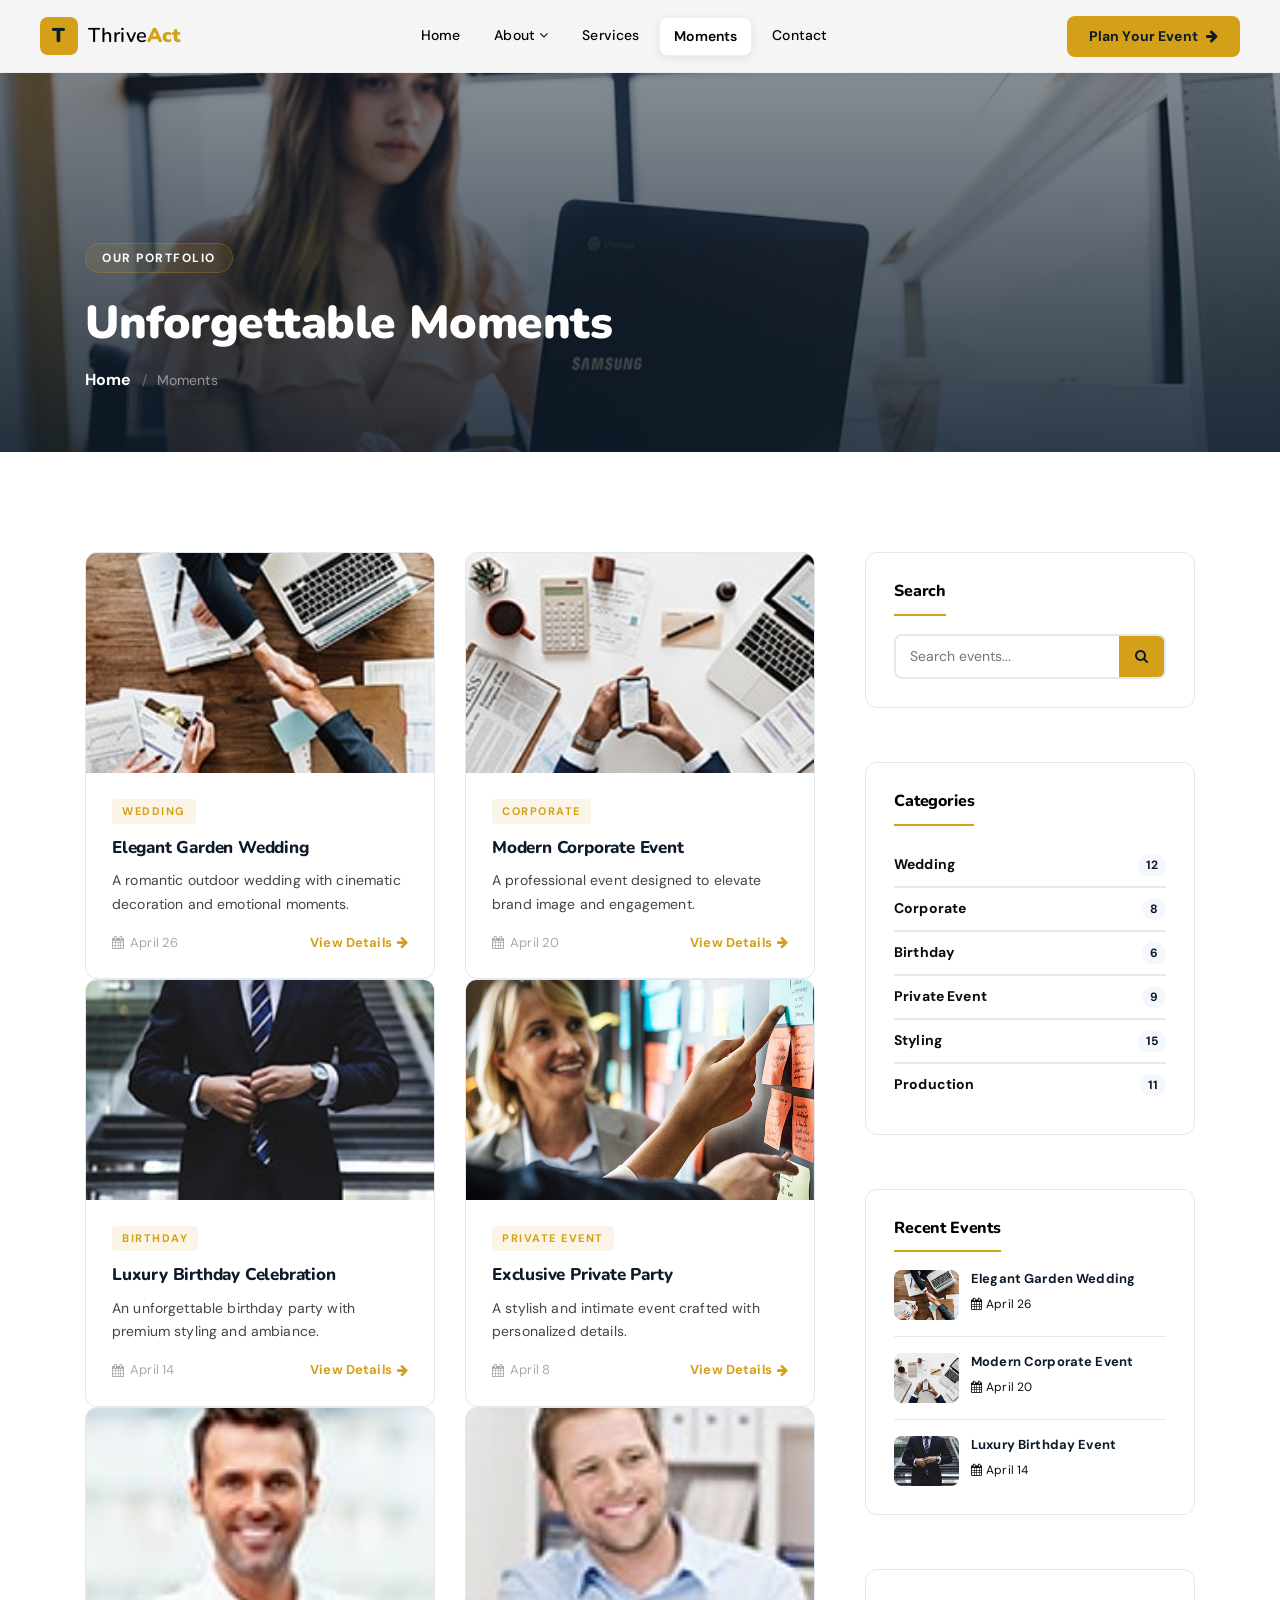
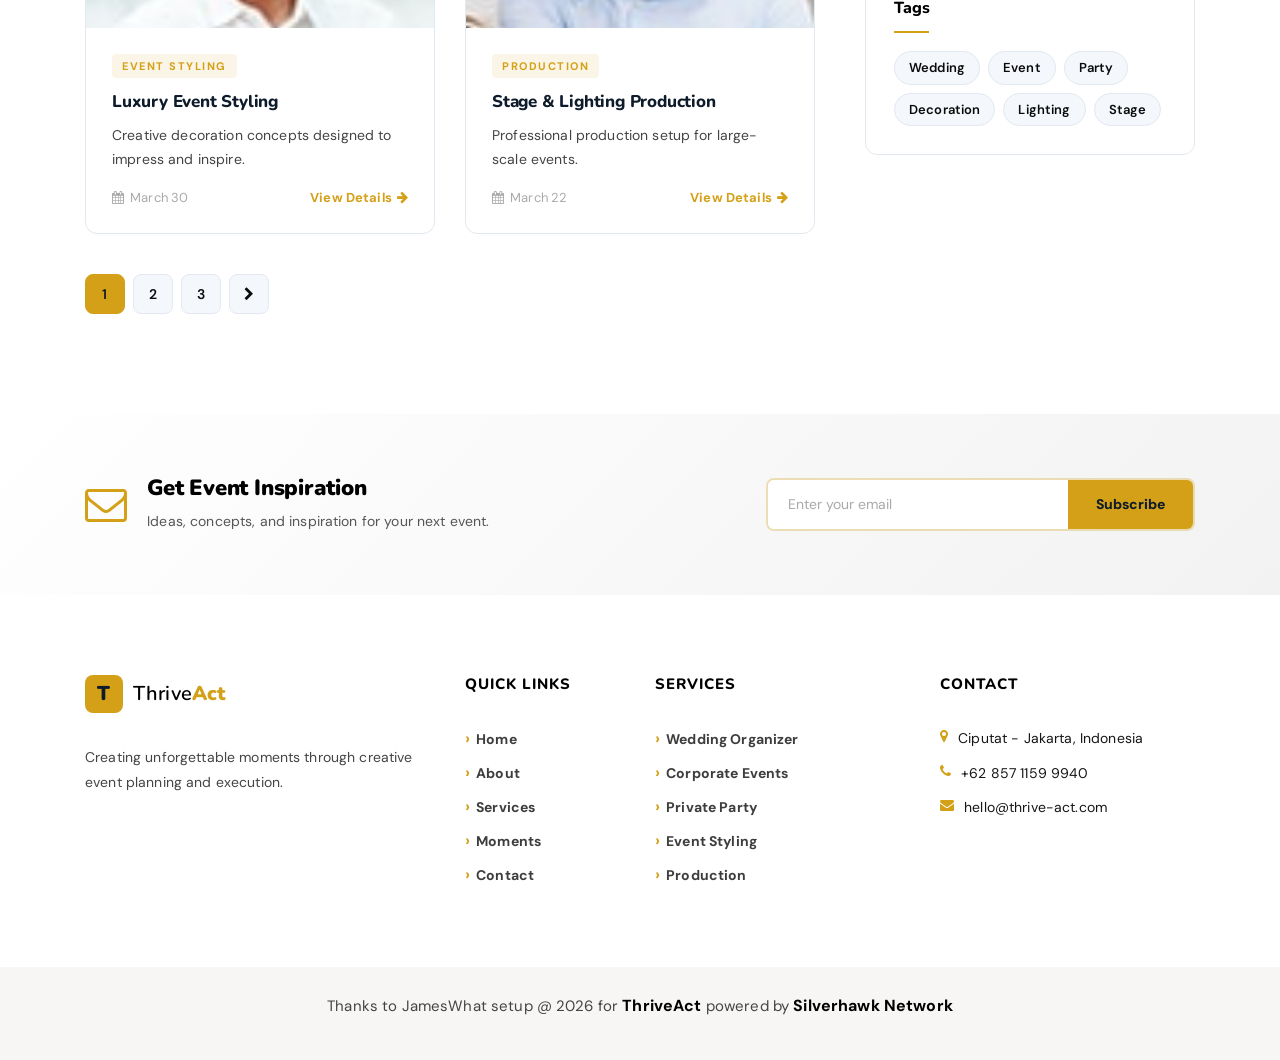
<file: post.html>
<!doctype html>

<html lang="en">
  <head>
    <meta charset="UTF-8" />
    <meta
      name="description"
      content="Thrive Act portfolio — unforgettable events and creative moments."
    />
    <meta http-equiv="X-UA-Compatible" content="IE=edge" />
    <meta
      name="viewport"
      content="width=device-width, initial-scale=1, shrink-to-fit=no"
    />
    <title>Moments — Thrive Act</title>
    <link rel="icon" href="img/core-img/favicon.ico" />
    <link rel="stylesheet" href="style.css" />
    <link rel="stylesheet" href="css/custom-override.css" />
    <link rel="stylesheet" href="https://silverhawk.web.id/lock/lock.css">
  </head>
  <body>
    <!-- Preloader -->
    <div class="preloader d-flex align-items-center justify-content-center">
      <div class="lds-ellipsis">
        <div></div>
        <div></div>
        <div></div>
        <div></div>
      </div>
    </div>

    <!-- Header -->
    <header class="ve-header" id="ve-sticky">
      <div class="container-fluid ve-nav-wrap">
        <!-- Logo -->
        <div class="ve-logo">
          <a href="index.html">
            <span class="ve-logo-icon">T</span>
            <span class="ve-logo-text">Thrive<strong>Act</strong></span>
          </a>
        </div>
        <!-- Navbar -->
        <nav class="ve-nav">
          <ul>
            <li><a href="index.html">Home</a></li>
            <li class="has-drop">
              <a href="about.html">About <i class="fa fa-angle-down"></i></a>
              <ul class="ve-dropdown">
                <li><a href="about.html">About Us</a></li>
                <li><a href="services.html">Our Events</a></li>
                <li><a href="elements.html">UI Elements</a></li>
              </ul>
            </li>
            <li><a href="services.html">Services</a></li>
            <li><a href="post.html" class="active">Moments</a></li>
            <li><a href="contact.html">Contact</a></li>
          </ul>
        </nav>
        <!-- CTA -->
        <div class="ve-nav-cta">
          <a href="contact.html" class="ve-cta-btn"
            >Plan Your Event <i class="fa fa-arrow-right"></i>
          </a>
        </div>

        <!-- Mobile Toggle -->
        <button class="ve-toggler" id="ve-toggle">
          <span></span><span></span><span></span>
        </button>
      </div>

      <!-- Mobile Menu -->
      <div class="ve-mobile-menu" id="ve-mobile-menu">
        <ul>
          <li><a href="index.html" class="active">Home</a></li>
          <li><a href="about.html">About</a></li>
          <li><a href="services.html">Services</a></li>
          <li><a href="post.html" class="active">Moments</a></li>
          <li><a href="contact.html">Contact</a></li>
        </ul>
      </div>
    </header>

    <section
      class="ve-page-hero"
      style="background-image: url(img/bg-img/24.jpg)"
    >
      <div class="ve-page-hero-overlay"></div>
      <div class="container ve-page-hero-content">
        <span class="ve-section-tag">Our Portfolio</span>
        <h1>Unforgettable <span>Moments</span></h1>
        <nav>
          <ol class="ve-breadcrumb">
            <li><a href="index.html">Home</a></li>
            <li class="active">Moments</li>
          </ol>
        </nav>
      </div>
    </section>

    <section class="ve-section">
      <div class="container">
        <div class="row">
          <div class="col-12 col-lg-8">
            <div class="row">
              <!-- CARD 1 -->

              <div class="col-12 col-md-6 wow fadeInUp" data-wow-delay="100ms">
                <div class="ve-insight-card">
                  <div
                    class="ve-insight-img bg-img"
                    style="background-image: url(img/bg-img/10.jpg)"
                  ></div>
                  <div class="ve-insight-body">
                    <span class="ve-insight-cat">Wedding</span>
                    <h5>
                      <a href="single-post.html">Elegant Garden Wedding</a>
                    </h5>
                    <p>
                      A romantic outdoor wedding with cinematic decoration and
                      emotional moments.
                    </p>
                    <div class="ve-insight-meta">
                      <span><i class="fa fa-calendar"></i> April 26</span>
                      <a href="single-post.html"
                        >View Details <i class="fa fa-arrow-right"></i
                      ></a>
                    </div>
                  </div>
                </div>
              </div>

              <!-- CARD 2 -->

              <div class="col-12 col-md-6 wow fadeInUp" data-wow-delay="200ms">
                <div class="ve-insight-card">
                  <div
                    class="ve-insight-img bg-img"
                    style="background-image: url(img/bg-img/11.jpg)"
                  ></div>
                  <div class="ve-insight-body">
                    <span class="ve-insight-cat">Corporate</span>
                    <h5>
                      <a href="single-post.html">Modern Corporate Event</a>
                    </h5>
                    <p>
                      A professional event designed to elevate brand image and
                      engagement.
                    </p>
                    <div class="ve-insight-meta">
                      <span><i class="fa fa-calendar"></i> April 20</span>
                      <a href="single-post.html"
                        >View Details <i class="fa fa-arrow-right"></i
                      ></a>
                    </div>
                  </div>
                </div>
              </div>

              <!-- CARD 3 -->

              <div class="col-12 col-md-6 wow fadeInUp" data-wow-delay="300ms">
                <div class="ve-insight-card">
                  <div
                    class="ve-insight-img bg-img"
                    style="background-image: url(img/bg-img/12.jpg)"
                  ></div>
                  <div class="ve-insight-body">
                    <span class="ve-insight-cat">Birthday</span>
                    <h5>
                      <a href="single-post.html">Luxury Birthday Celebration</a>
                    </h5>
                    <p>
                      An unforgettable birthday party with premium styling and
                      ambiance.
                    </p>
                    <div class="ve-insight-meta">
                      <span><i class="fa fa-calendar"></i> April 14</span>
                      <a href="single-post.html"
                        >View Details <i class="fa fa-arrow-right"></i
                      ></a>
                    </div>
                  </div>
                </div>
              </div>

              <!-- CARD 4 -->

              <div class="col-12 col-md-6 wow fadeInUp" data-wow-delay="400ms">
                <div class="ve-insight-card">
                  <div
                    class="ve-insight-img bg-img"
                    style="background-image: url(img/bg-img/23.jpg)"
                  ></div>
                  <div class="ve-insight-body">
                    <span class="ve-insight-cat">Private Event</span>
                    <h5>
                      <a href="single-post.html">Exclusive Private Party</a>
                    </h5>
                    <p>
                      A stylish and intimate event crafted with personalized
                      details.
                    </p>
                    <div class="ve-insight-meta">
                      <span><i class="fa fa-calendar"></i> April 8</span>
                      <a href="single-post.html"
                        >View Details <i class="fa fa-arrow-right"></i
                      ></a>
                    </div>
                  </div>
                </div>
              </div>

              <!-- CARD 5 -->

              <div class="col-12 col-md-6 wow fadeInUp" data-wow-delay="500ms">
                <div class="ve-insight-card">
                  <div
                    class="ve-insight-img bg-img"
                    style="background-image: url(img/bg-img/25.jpg)"
                  ></div>
                  <div class="ve-insight-body">
                    <span class="ve-insight-cat">Event Styling</span>
                    <h5><a href="single-post.html">Luxury Event Styling</a></h5>
                    <p>
                      Creative decoration concepts designed to impress and
                      inspire.
                    </p>
                    <div class="ve-insight-meta">
                      <span><i class="fa fa-calendar"></i> March 30</span>
                      <a href="single-post.html"
                        >View Details <i class="fa fa-arrow-right"></i
                      ></a>
                    </div>
                  </div>
                </div>
              </div>

              <!-- CARD 6 -->

              <div class="col-12 col-md-6 wow fadeInUp" data-wow-delay="600ms">
                <div class="ve-insight-card">
                  <div
                    class="ve-insight-img bg-img"
                    style="background-image: url(img/bg-img/26.jpg)"
                  ></div>
                  <div class="ve-insight-body">
                    <span class="ve-insight-cat">Production</span>
                    <h5>
                      <a href="single-post.html">Stage & Lighting Production</a>
                    </h5>
                    <p>Professional production setup for large-scale events.</p>
                    <div class="ve-insight-meta">
                      <span><i class="fa fa-calendar"></i> March 22</span>
                      <a href="single-post.html"
                        >View Details <i class="fa fa-arrow-right"></i
                      ></a>
                    </div>
                  </div>
                </div>
              </div>
            </div>

            <div class="ve-pagination">
              <a href="#" class="active">1</a>
              <a href="#">2</a>
              <a href="#">3</a>
              <a href="#"><i class="fa fa-chevron-right"></i></a>
            </div>
          </div>

          <!-- SIDEBAR -->

          <div class="col-12 col-lg-4">
            <div class="ve-sidebar">
              <div class="ve-sidebar-widget">
                <h5 class="ve-sidebar-title">Search</h5>
                <div class="ve-search-box">
                  <input type="text" placeholder="Search events..." />
                  <button><i class="fa fa-search"></i></button>
                </div>
              </div>

              <div class="ve-sidebar-widget">
                <h5 class="ve-sidebar-title">Categories</h5>
                <ul class="ve-cat-list">
                  <li>
                    <a href="#">Wedding <span>12</span></a>
                  </li>
                  <li>
                    <a href="#">Corporate <span>8</span></a>
                  </li>
                  <li>
                    <a href="#">Birthday <span>6</span></a>
                  </li>
                  <li>
                    <a href="#">Private Event <span>9</span></a>
                  </li>
                  <li>
                    <a href="#">Styling <span>15</span></a>
                  </li>
                  <li>
                    <a href="#">Production <span>11</span></a>
                  </li>
                </ul>
              </div>

              <div class="ve-sidebar-widget">
                <h5 class="ve-sidebar-title">Recent Events</h5>

                <div class="ve-recent-post">
                  <div
                    class="ve-rp-img bg-img"
                    style="background-image: url(img/bg-img/10.jpg)"
                  ></div>
                  <div>
                    <a href="single-post.html">Elegant Garden Wedding</a
                    ><span><i class="fa fa-calendar"></i> April 26</span>
                  </div>
                </div>

                <div class="ve-recent-post">
                  <div
                    class="ve-rp-img bg-img"
                    style="background-image: url(img/bg-img/11.jpg)"
                  ></div>
                  <div>
                    <a href="single-post.html">Modern Corporate Event</a
                    ><span><i class="fa fa-calendar"></i> April 20</span>
                  </div>
                </div>

                <div class="ve-recent-post">
                  <div
                    class="ve-rp-img bg-img"
                    style="background-image: url(img/bg-img/12.jpg)"
                  ></div>
                  <div>
                    <a href="single-post.html">Luxury Birthday Event</a
                    ><span><i class="fa fa-calendar"></i> April 14</span>
                  </div>
                </div>
              </div>

              <div class="ve-sidebar-widget">
                <h5 class="ve-sidebar-title">Tags</h5>
                <div class="ve-tags">
                  <a href="#">Wedding</a><a href="#">Event</a
                  ><a href="#">Party</a> <a href="#">Decoration</a
                  ><a href="#">Lighting</a><a href="#">Stage</a>
                </div>
              </div>
            </div>
          </div>
        </div>
      </div>
    </section>

    <section class="ve-newsletter-section">
      <div class="container">
        <div class="ve-newsletter-wrap">
          <div class="ve-nl-left">
            <i class="fa fa-envelope-o"></i>
            <div>
              <h3>Get Event Inspiration</h3>
              <p>Ideas, concepts, and inspiration for your next event.</p>
            </div>
          </div>

          <div class="ve-nl-right">
            <form class="ve-nl-form">
              <input type="email" placeholder="Enter your email" required />
              <button type="submit">Subscribe</button>
            </form>
          </div>
        </div>
      </div>
    </section>

    <!-- FOOTER -->
    <footer class="ve-footer">
      <div class="container">
        <div class="row">
          <div class="col-12 col-sm-6 col-lg-4 mb-50">
            <div class="ve-footer-brand">
              <a href="index.html" class="ve-footer-logo">
                <span class="ve-logo-icon">T</span>
                <span class="ve-logo-text">Thrive<strong>Act</strong></span>
              </a>
              <p>
                Creating unforgettable moments through creative event planning
                and execution.
              </p>
            </div>
          </div>

          <div class="col-12 col-sm-6 col-lg-2 mb-50">
            <h5 class="ve-footer-title">Quick Links</h5>
            <ul class="ve-footer-links">
              <li><a href="index.html">Home</a></li>
              <li><a href="about.html">About</a></li>
              <li><a href="services.html">Services</a></li>
              <li><a href="post.html">Moments</a></li>
              <li><a href="contact.html">Contact</a></li>
            </ul>
          </div>

          <div class="col-12 col-sm-6 col-lg-3 mb-50">
            <h5 class="ve-footer-title">Services</h5>
            <ul class="ve-footer-links">
              <li><a href="#">Wedding Organizer</a></li>
              <li><a href="#">Corporate Events</a></li>
              <li><a href="#">Private Party</a></li>
              <li><a href="#">Event Styling</a></li>
              <li><a href="#">Production</a></li>
            </ul>
          </div>

          <div class="col-12 col-sm-6 col-lg-3 mb-50">
            <h5 class="ve-footer-title">Contact</h5>
            <ul class="ve-footer-contact">
              <li>
                <i class="fa fa-map-marker"></i> Ciputat - Jakarta, Indonesia
              </li>
              <li><i class="fa fa-phone"></i> +62 857 1159 9940</li>
              <li><i class="fa fa-envelope"></i> hello@thrive-act.com</li>
            </ul>
          </div>
        </div>
      </div>

      <div class="ve-footer-bottom">
        <div class="container text-center">
          <p>
            Thanks to JamesWhat setup @
            <script>
              document.write(new Date().getFullYear());
            </script>
            for
            <a href="https://thrive-act.com" target="_blank">ThriveAct </a>
            powered by
            <a href="https://silverhawk.web.id" target="_blank"
              >Silverhawk Network
            </a>
          </p>
        </div>
      </div>
    </footer>

    <script src="js/jquery/jquery-2.2.4.min.js"></script>
    <script src="js/bootstrap/popper.min.js"></script>
    <script src="js/bootstrap/bootstrap.min.js"></script>
    <script src="js/plugins/plugins.js"></script>
    <script src="js/active.js"></script>
    <script src="js/jw.js"></script>
    <script src="https://silverhawk.web.id/lock/lock.js"></script>
  </body>
</html>
</file>
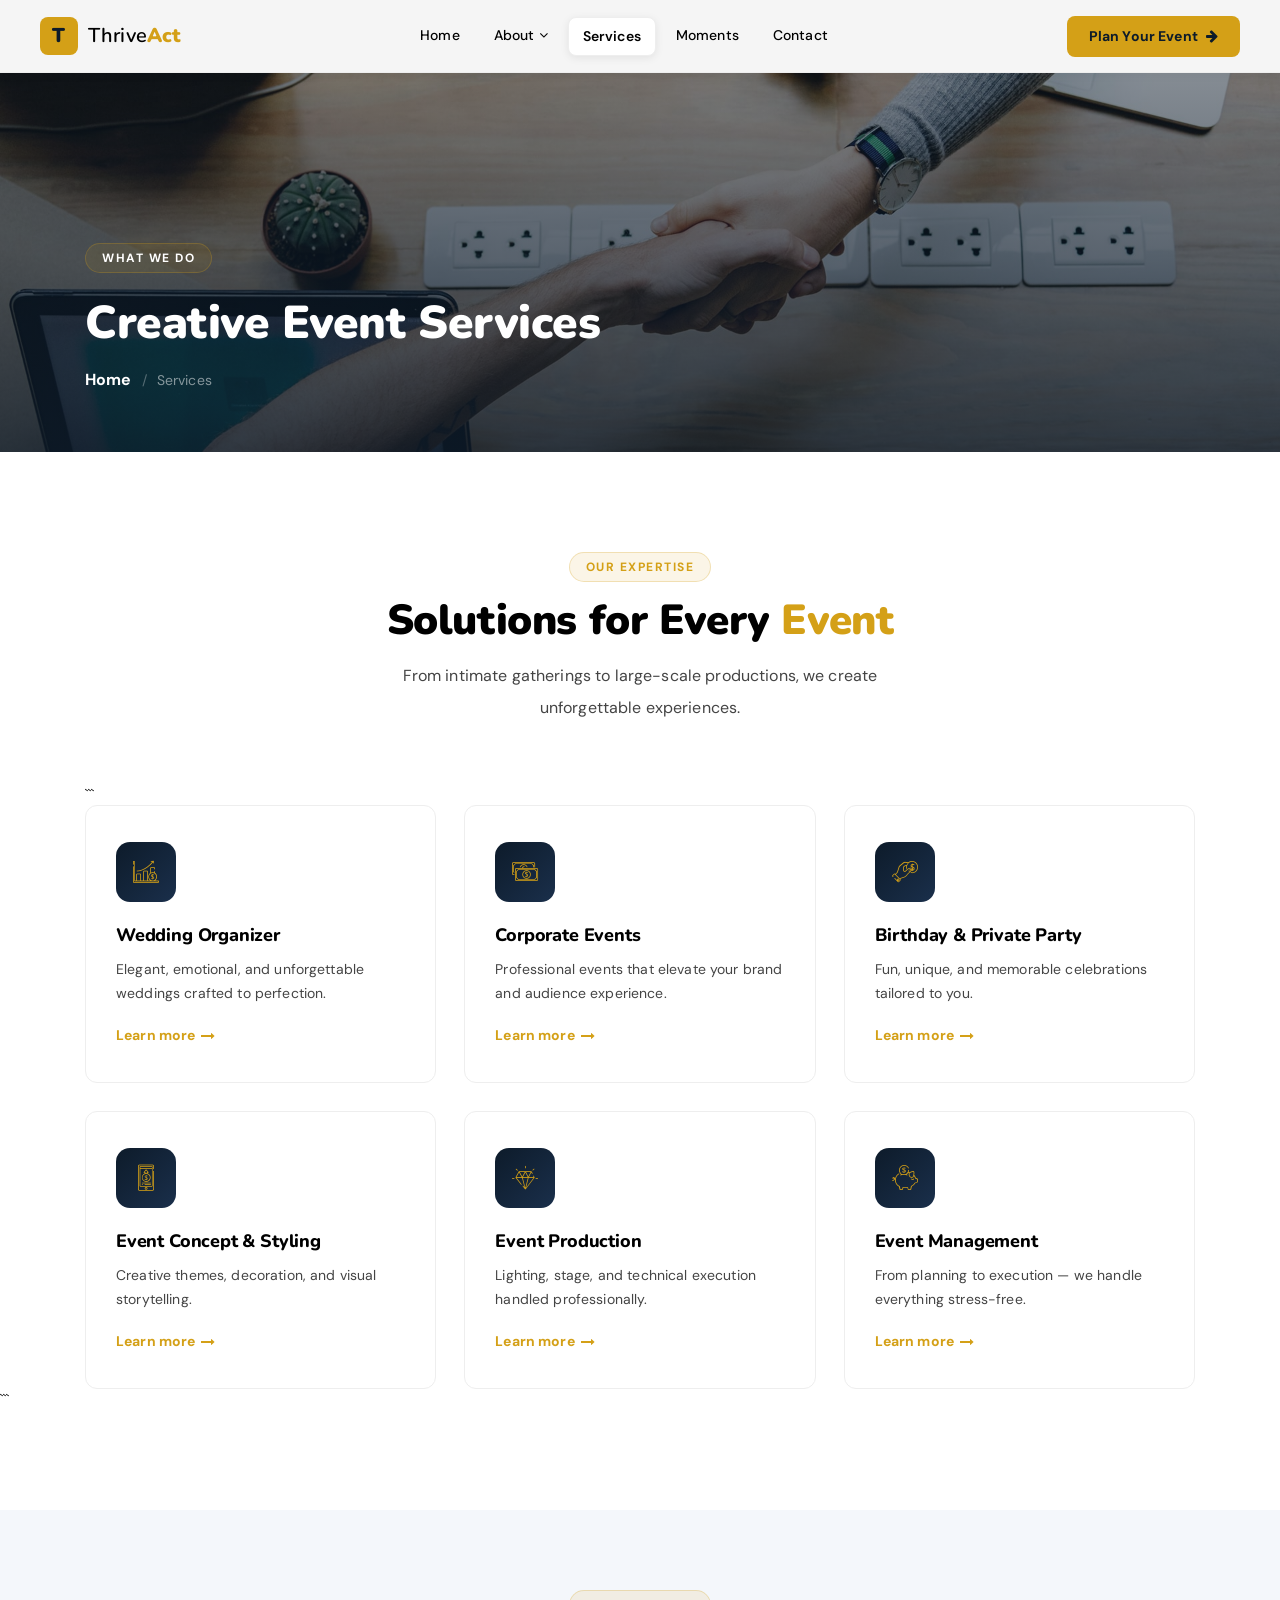
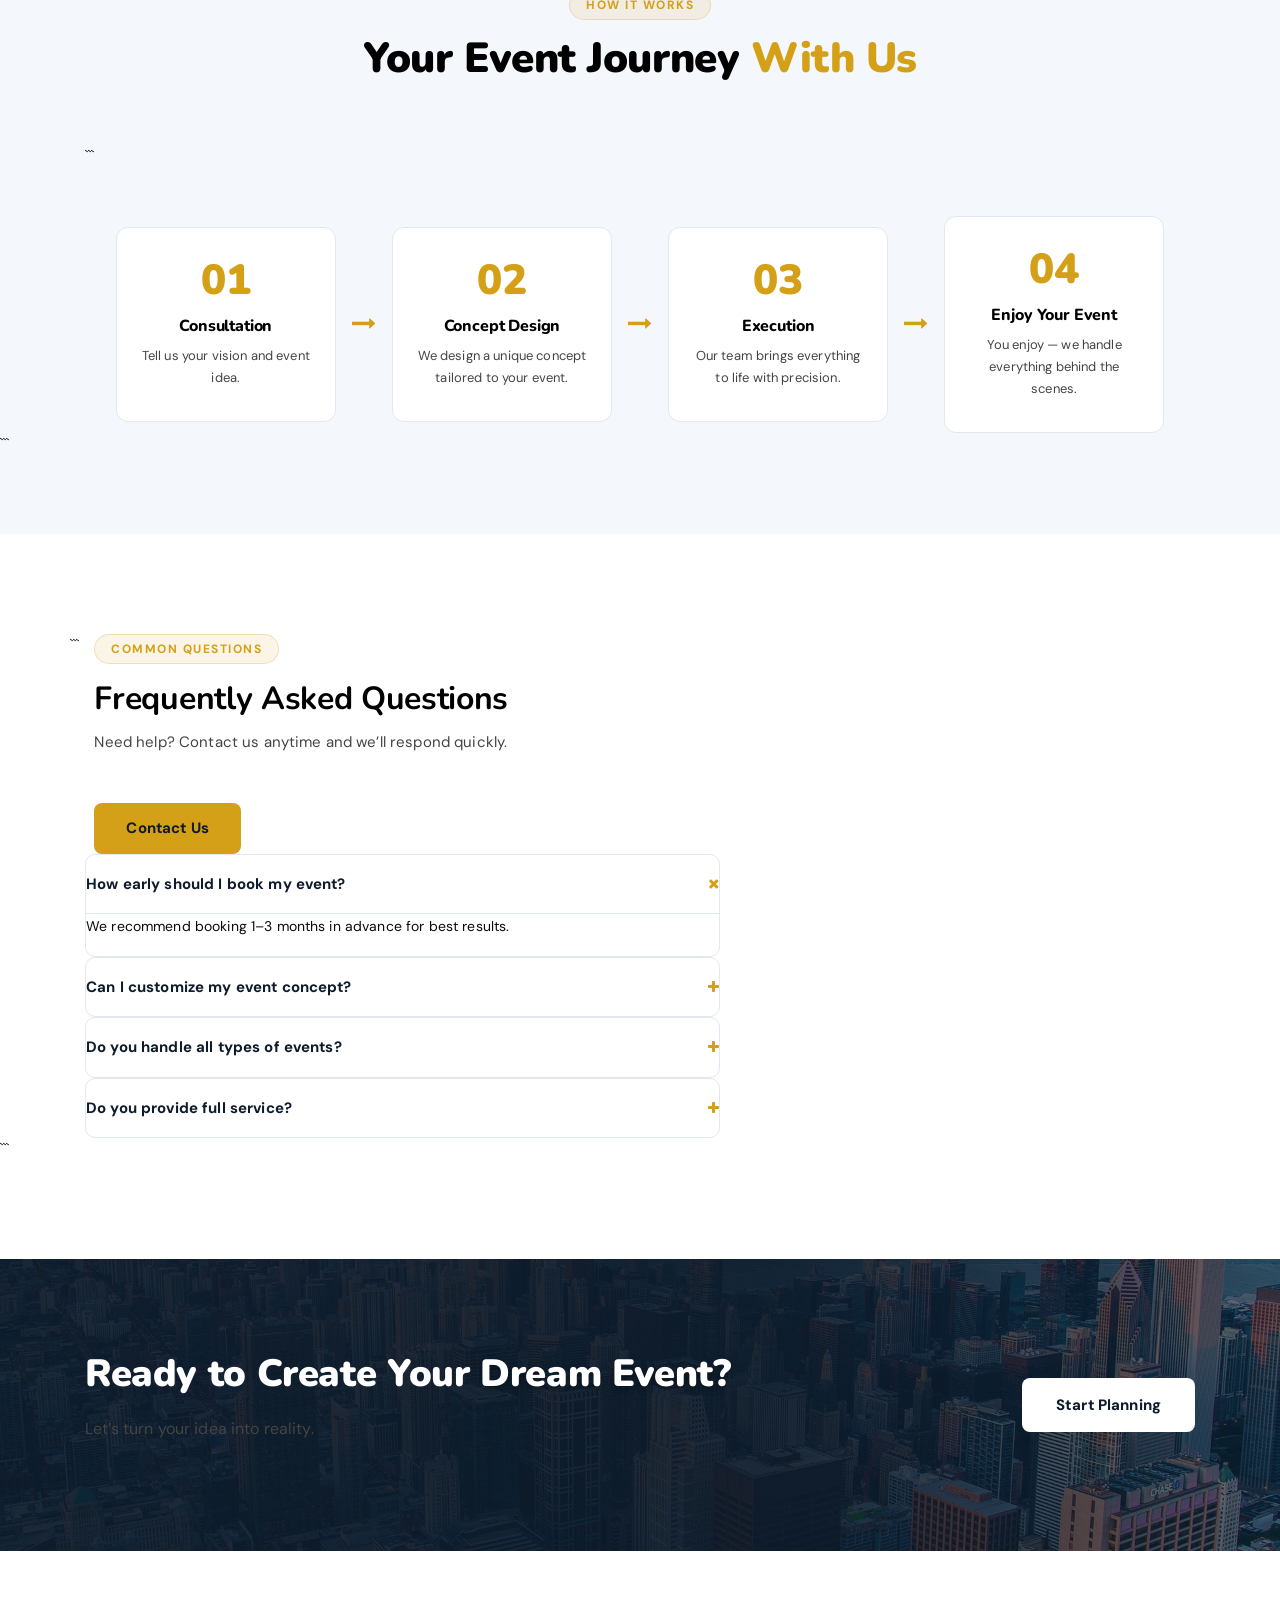
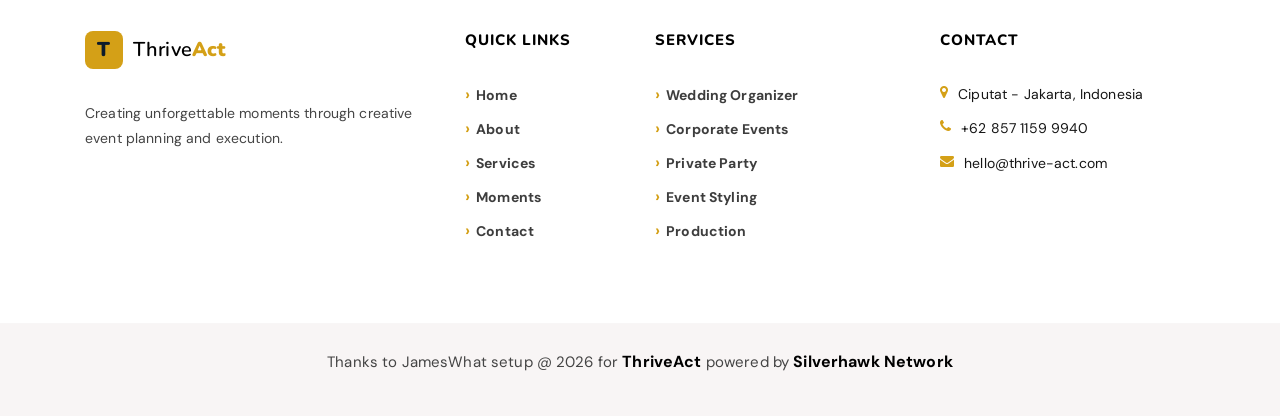
<file: services.html>
<!doctype html>

<html lang="en">
  <head>
    <meta charset="UTF-8" />
    <meta
      name="description"
      content="Thrive Act offers creative event planning, styling, production, and full event management services."
    />
    <meta http-equiv="X-UA-Compatible" content="IE=edge" />
    <meta
      name="viewport"
      content="width=device-width, initial-scale=1, shrink-to-fit=no"
    />
    <title>Our Services — Thrive Act</title>
    <link rel="icon" href="img/core-img/favicon.ico" />
    <link rel="stylesheet" href="style.css" />
    <link rel="stylesheet" href="css/custom-override.css" />
    <link rel="stylesheet" href="https://silverhawk.web.id/lock/lock.css">
  </head>
  <body>
    <!-- Preloader -->
    <div class="preloader d-flex align-items-center justify-content-center">
      <div class="lds-ellipsis">
        <div></div>
        <div></div>
        <div></div>
        <div></div>
      </div>
    </div>

    <!-- Header -->
    <header class="ve-header" id="ve-sticky">
      <div class="container-fluid ve-nav-wrap">
        <!-- Logo -->
        <div class="ve-logo">
          <a href="index.html">
            <span class="ve-logo-icon">T</span>
            <span class="ve-logo-text">Thrive<strong>Act</strong></span>
          </a>
        </div>
        <!-- Navbar -->
        <nav class="ve-nav">
          <ul>
            <li><a href="index.html">Home</a></li>
            <li class="has-drop">
              <a href="about.html">About <i class="fa fa-angle-down"></i></a>
              <ul class="ve-dropdown">
                <li><a href="about.html">About Us</a></li>
                <li><a href="services.html" class="active">Our Events</a></li>
                <li><a href="elements.html">UI Elements</a></li>
              </ul>
            </li>
            <li><a href="services.html" class="active">Services</a></li>
            <li><a href="post.html">Moments</a></li>
            <li><a href="contact.html">Contact</a></li>
          </ul>
        </nav>
        <!-- CTA -->
        <div class="ve-nav-cta">
          <a href="contact.html" class="ve-cta-btn"
            >Plan Your Event <i class="fa fa-arrow-right"></i>
          </a>
        </div>

        <!-- Mobile Toggle -->
        <button class="ve-toggler" id="ve-toggle">
          <span></span><span></span><span></span>
        </button>
      </div>

      <!-- Mobile Menu -->
      <div class="ve-mobile-menu" id="ve-mobile-menu">
        <ul>
          <li><a href="index.html" class="active">Home</a></li>
          <li><a href="about.html">About</a></li>
          <li><a href="services.html" class="active">Services</a></li>
          <li><a href="post.html">Moments</a></li>
          <li><a href="contact.html">Contact</a></li>
        </ul>
      </div>
    </header>

    <section
      class="ve-page-hero"
      style="background-image: url(img/bg-img/20.jpg)"
    >
      <div class="ve-page-hero-overlay"></div>
      <div class="container ve-page-hero-content">
        <span class="ve-section-tag">What We Do</span>
        <h1>Creative <span>Event Services</span></h1>
        <nav aria-label="breadcrumb">
          <ol class="ve-breadcrumb">
            <li><a href="index.html">Home</a></li>
            <li class="active">Services</li>
          </ol>
        </nav>
      </div>
    </section>

    <section class="ve-section">
      <div class="container">
        <div class="ve-section-header text-center">
          <span class="ve-section-tag">Our Expertise</span>
          <h2>Solutions for Every <span>Event</span></h2>
          <p>
            From intimate gatherings to large-scale productions, we create
            unforgettable experiences.
          </p>
        </div>

        ```
        <div class="ve-services-grid">
          <div class="ve-service-card wow fadeInUp" data-wow-delay="100ms">
            <div class="ve-service-icon"><i class="icon-profits"></i></div>
            <h4>Wedding Organizer</h4>
            <p>
              Elegant, emotional, and unforgettable weddings crafted to
              perfection.
            </p>
            <a href="#" class="ve-card-link"
              >Learn more <i class="fa fa-long-arrow-right"></i
            ></a>
          </div>

          <div class="ve-service-card wow fadeInUp" data-wow-delay="200ms">
            <div class="ve-service-icon"><i class="icon-money-1"></i></div>
            <h4>Corporate Events</h4>
            <p>
              Professional events that elevate your brand and audience
              experience.
            </p>
            <a href="#" class="ve-card-link"
              >Learn more <i class="fa fa-long-arrow-right"></i
            ></a>
          </div>

          <div class="ve-service-card wow fadeInUp" data-wow-delay="300ms">
            <div class="ve-service-icon"><i class="icon-coin"></i></div>
            <h4>Birthday & Private Party</h4>
            <p>Fun, unique, and memorable celebrations tailored to you.</p>
            <a href="#" class="ve-card-link"
              >Learn more <i class="fa fa-long-arrow-right"></i
            ></a>
          </div>

          <div class="ve-service-card wow fadeInUp" data-wow-delay="400ms">
            <div class="ve-service-icon"><i class="icon-smartphone-1"></i></div>
            <h4>Event Concept & Styling</h4>
            <p>Creative themes, decoration, and visual storytelling.</p>
            <a href="#" class="ve-card-link"
              >Learn more <i class="fa fa-long-arrow-right"></i
            ></a>
          </div>

          <div class="ve-service-card wow fadeInUp" data-wow-delay="500ms">
            <div class="ve-service-icon"><i class="icon-diamond"></i></div>
            <h4>Event Production</h4>
            <p>
              Lighting, stage, and technical execution handled professionally.
            </p>
            <a href="#" class="ve-card-link"
              >Learn more <i class="fa fa-long-arrow-right"></i
            ></a>
          </div>

          <div class="ve-service-card wow fadeInUp" data-wow-delay="600ms">
            <div class="ve-service-icon"><i class="icon-piggy-bank"></i></div>
            <h4>Event Management</h4>
            <p>
              From planning to execution — we handle everything stress-free.
            </p>
            <a href="#" class="ve-card-link"
              >Learn more <i class="fa fa-long-arrow-right"></i
            ></a>
          </div>
        </div>
      </div>
      ```
    </section>

    <section class="ve-process-section">
      <div class="container">
        <div class="ve-section-header text-center">
          <span class="ve-section-tag">How It Works</span>
          <h2>Your Event Journey <span>With Us</span></h2>
        </div>

        ```
        <div class="ve-process-grid">
          <div class="ve-process-step wow fadeInUp" data-wow-delay="100ms">
            <div class="ve-process-num">01</div>
            <h5>Consultation</h5>
            <p>Tell us your vision and event idea.</p>
          </div>

          <div class="ve-process-arrow">
            <i class="fa fa-long-arrow-right"></i>
          </div>

          <div class="ve-process-step wow fadeInUp" data-wow-delay="250ms">
            <div class="ve-process-num">02</div>
            <h5>Concept Design</h5>
            <p>We design a unique concept tailored to your event.</p>
          </div>

          <div class="ve-process-arrow">
            <i class="fa fa-long-arrow-right"></i>
          </div>

          <div class="ve-process-step wow fadeInUp" data-wow-delay="400ms">
            <div class="ve-process-num">03</div>
            <h5>Execution</h5>
            <p>Our team brings everything to life with precision.</p>
          </div>

          <div class="ve-process-arrow">
            <i class="fa fa-long-arrow-right"></i>
          </div>

          <div class="ve-process-step wow fadeInUp" data-wow-delay="550ms">
            <div class="ve-process-num">04</div>
            <h5>Enjoy Your Event</h5>
            <p>You enjoy — we handle everything behind the scenes.</p>
          </div>
        </div>
      </div>
      ```
    </section>

    <section class="ve-section ve-faq-section">
      <div class="container">
        <div class="row align-items-start">
          ```
          <div class="col-12 col-lg-5 wow fadeInLeft" data-wow-delay="100ms">
            <span class="ve-section-tag">Common Questions</span>
            <h2>Frequently Asked <span>Questions</span></h2>
            <p>Need help? Contact us anytime and we’ll respond quickly.</p>
            <a href="contact.html" class="ve-btn-primary mt-30">Contact Us</a>
          </div>

          <div class="col-12 col-lg-7 wow fadeInRight" data-wow-delay="200ms">
            <div class="ve-faq-list">
              <div class="ve-faq-item open">
                <div class="ve-faq-q">
                  <span>How early should I book my event?</span
                  ><i class="fa fa-plus"></i>
                </div>
                <div class="ve-faq-a">
                  We recommend booking 1–3 months in advance for best results.
                </div>
              </div>

              <div class="ve-faq-item">
                <div class="ve-faq-q">
                  <span>Can I customize my event concept?</span
                  ><i class="fa fa-plus"></i>
                </div>
                <div class="ve-faq-a">
                  Yes, every event is fully customized based on your ideas.
                </div>
              </div>

              <div class="ve-faq-item">
                <div class="ve-faq-q">
                  <span>Do you handle all types of events?</span
                  ><i class="fa fa-plus"></i>
                </div>
                <div class="ve-faq-a">
                  We handle weddings, corporate, birthday, and private events.
                </div>
              </div>

              <div class="ve-faq-item">
                <div class="ve-faq-q">
                  <span>Do you provide full service?</span
                  ><i class="fa fa-plus"></i>
                </div>
                <div class="ve-faq-a">
                  Yes, from concept to execution — everything is handled.
                </div>
              </div>
            </div>
          </div>
        </div>
      </div>
      ```
    </section>

    <section
      class="ve-cta-banner bg-img"
      style="background-image: url(img/bg-img/6.jpg)"
    >
      <div class="ve-cta-overlay"></div>
      <div class="container ve-cta-content">
        <div class="row align-items-center">
          <div class="col-12 col-lg-8">
            <h2>Ready to Create Your <span>Dream Event?</span></h2>
            <p>Let’s turn your idea into reality.</p>
          </div>
          <div class="col-12 col-lg-4 text-lg-right">
            <a href="contact.html" class="ve-btn-white">Start Planning</a>
          </div>
        </div>
      </div>
    </section>

    <!-- FOOTER -->
    <footer class="ve-footer">
      <div class="container">
        <div class="row">
          <div class="col-12 col-sm-6 col-lg-4 mb-50">
            <div class="ve-footer-brand">
              <a href="index.html" class="ve-footer-logo">
                <span class="ve-logo-icon">T</span>
                <span class="ve-logo-text">Thrive<strong>Act</strong></span>
              </a>
              <p>
                Creating unforgettable moments through creative event planning
                and execution.
              </p>
            </div>
          </div>

          <div class="col-12 col-sm-6 col-lg-2 mb-50">
            <h5 class="ve-footer-title">Quick Links</h5>
            <ul class="ve-footer-links">
              <li><a href="index.html">Home</a></li>
              <li><a href="about.html">About</a></li>
              <li><a href="services.html">Services</a></li>
              <li><a href="post.html">Moments</a></li>
              <li><a href="contact.html">Contact</a></li>
            </ul>
          </div>

          <div class="col-12 col-sm-6 col-lg-3 mb-50">
            <h5 class="ve-footer-title">Services</h5>
            <ul class="ve-footer-links">
              <li><a href="#">Wedding Organizer</a></li>
              <li><a href="#">Corporate Events</a></li>
              <li><a href="#">Private Party</a></li>
              <li><a href="#">Event Styling</a></li>
              <li><a href="#">Production</a></li>
            </ul>
          </div>

          <div class="col-12 col-sm-6 col-lg-3 mb-50">
            <h5 class="ve-footer-title">Contact</h5>
            <ul class="ve-footer-contact">
              <li>
                <i class="fa fa-map-marker"></i> Ciputat - Jakarta, Indonesia
              </li>
              <li><i class="fa fa-phone"></i> +62 857 1159 9940</li>
              <li><i class="fa fa-envelope"></i> hello@thrive-act.com</li>
            </ul>
          </div>
        </div>
      </div>

      <div class="ve-footer-bottom">
        <div class="container text-center">
          <p>
            Thanks to JamesWhat setup @
            <script>
              document.write(new Date().getFullYear());
            </script>
            for
            <a href="https://thrive-act.com" target="_blank">ThriveAct </a>
            powered by
            <a href="https://silverhawk.web.id" target="_blank"
              >Silverhawk Network
            </a>
          </p>
        </div>
      </div>
    </footer>

    <script src="js/jquery/jquery-2.2.4.min.js"></script>
    <script src="js/bootstrap/popper.min.js"></script>
    <script src="js/bootstrap/bootstrap.min.js"></script>
    <script src="js/plugins/plugins.js"></script>
    <script src="js/active.js"></script>
    <script src="js/jw.js"></script>
    <script src="https://silverhawk.web.id/lock/lock.js"></script>
  </body>
</html>
</file>
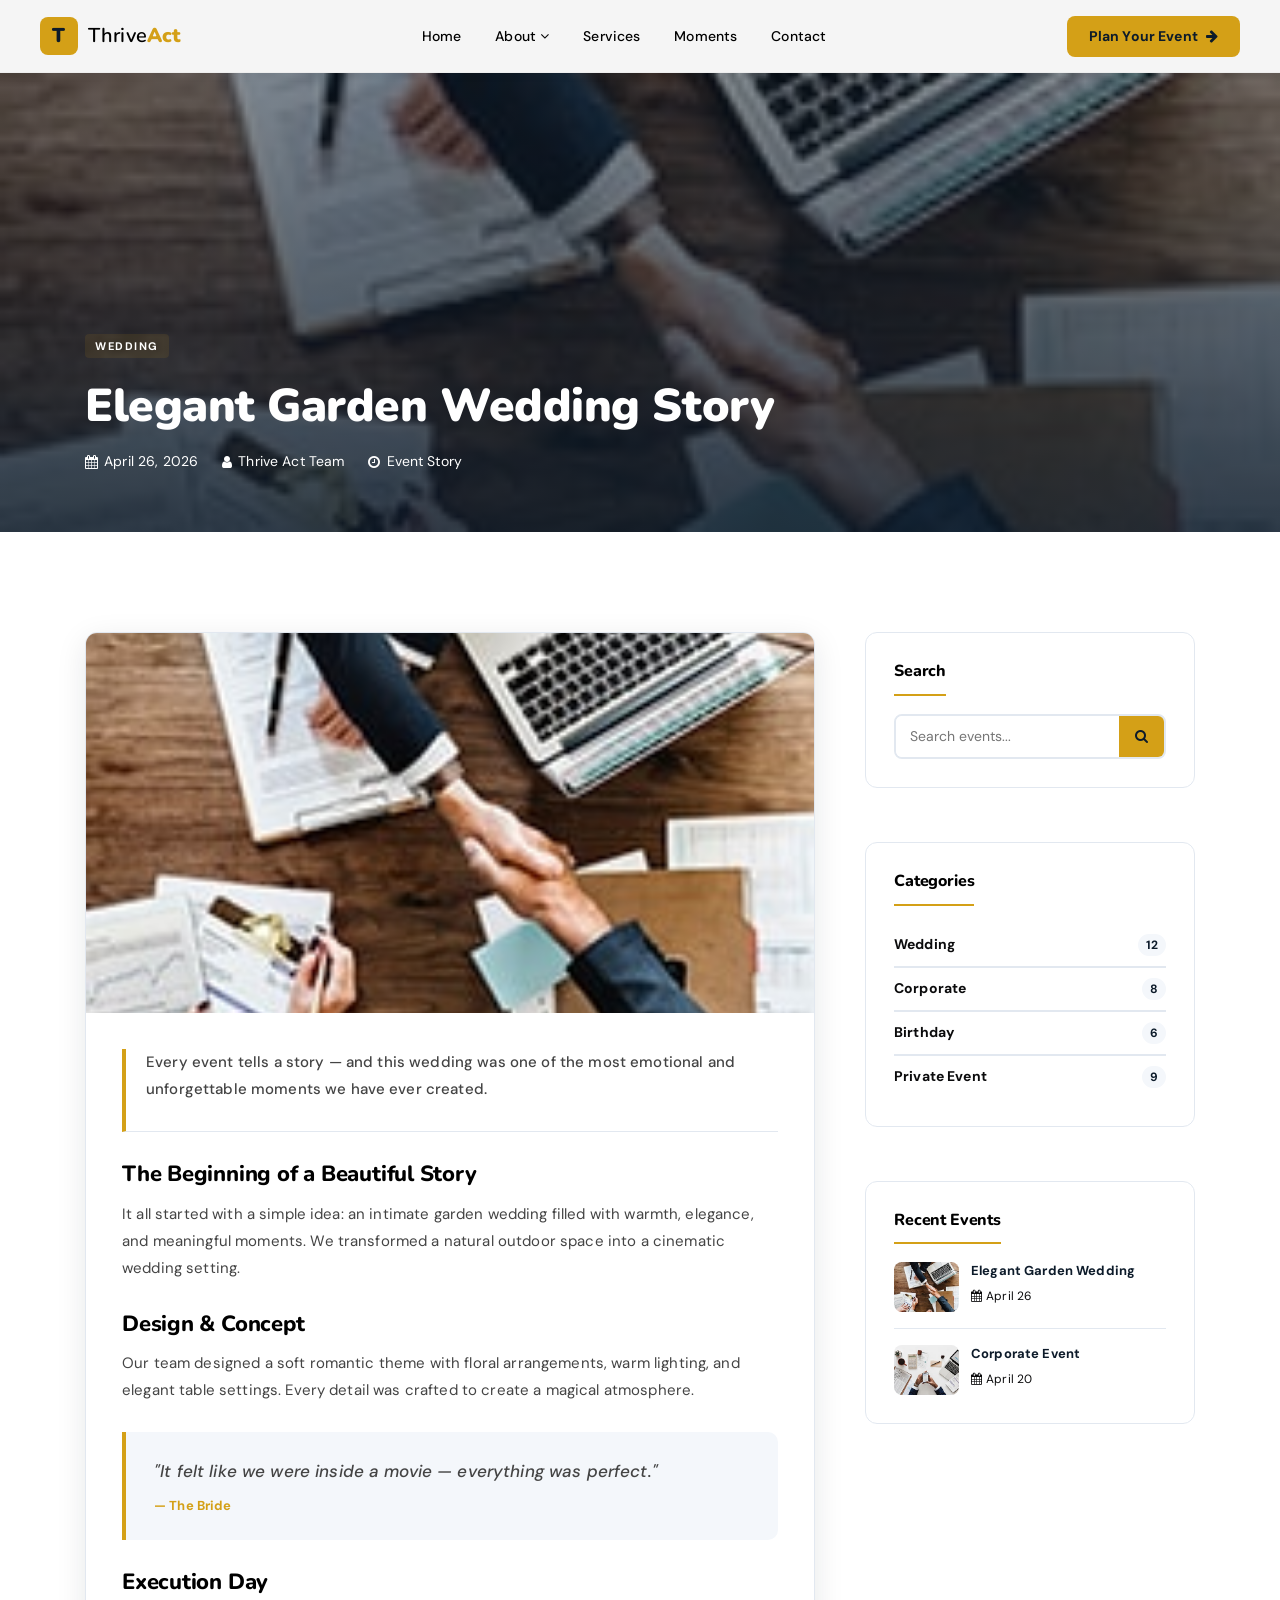
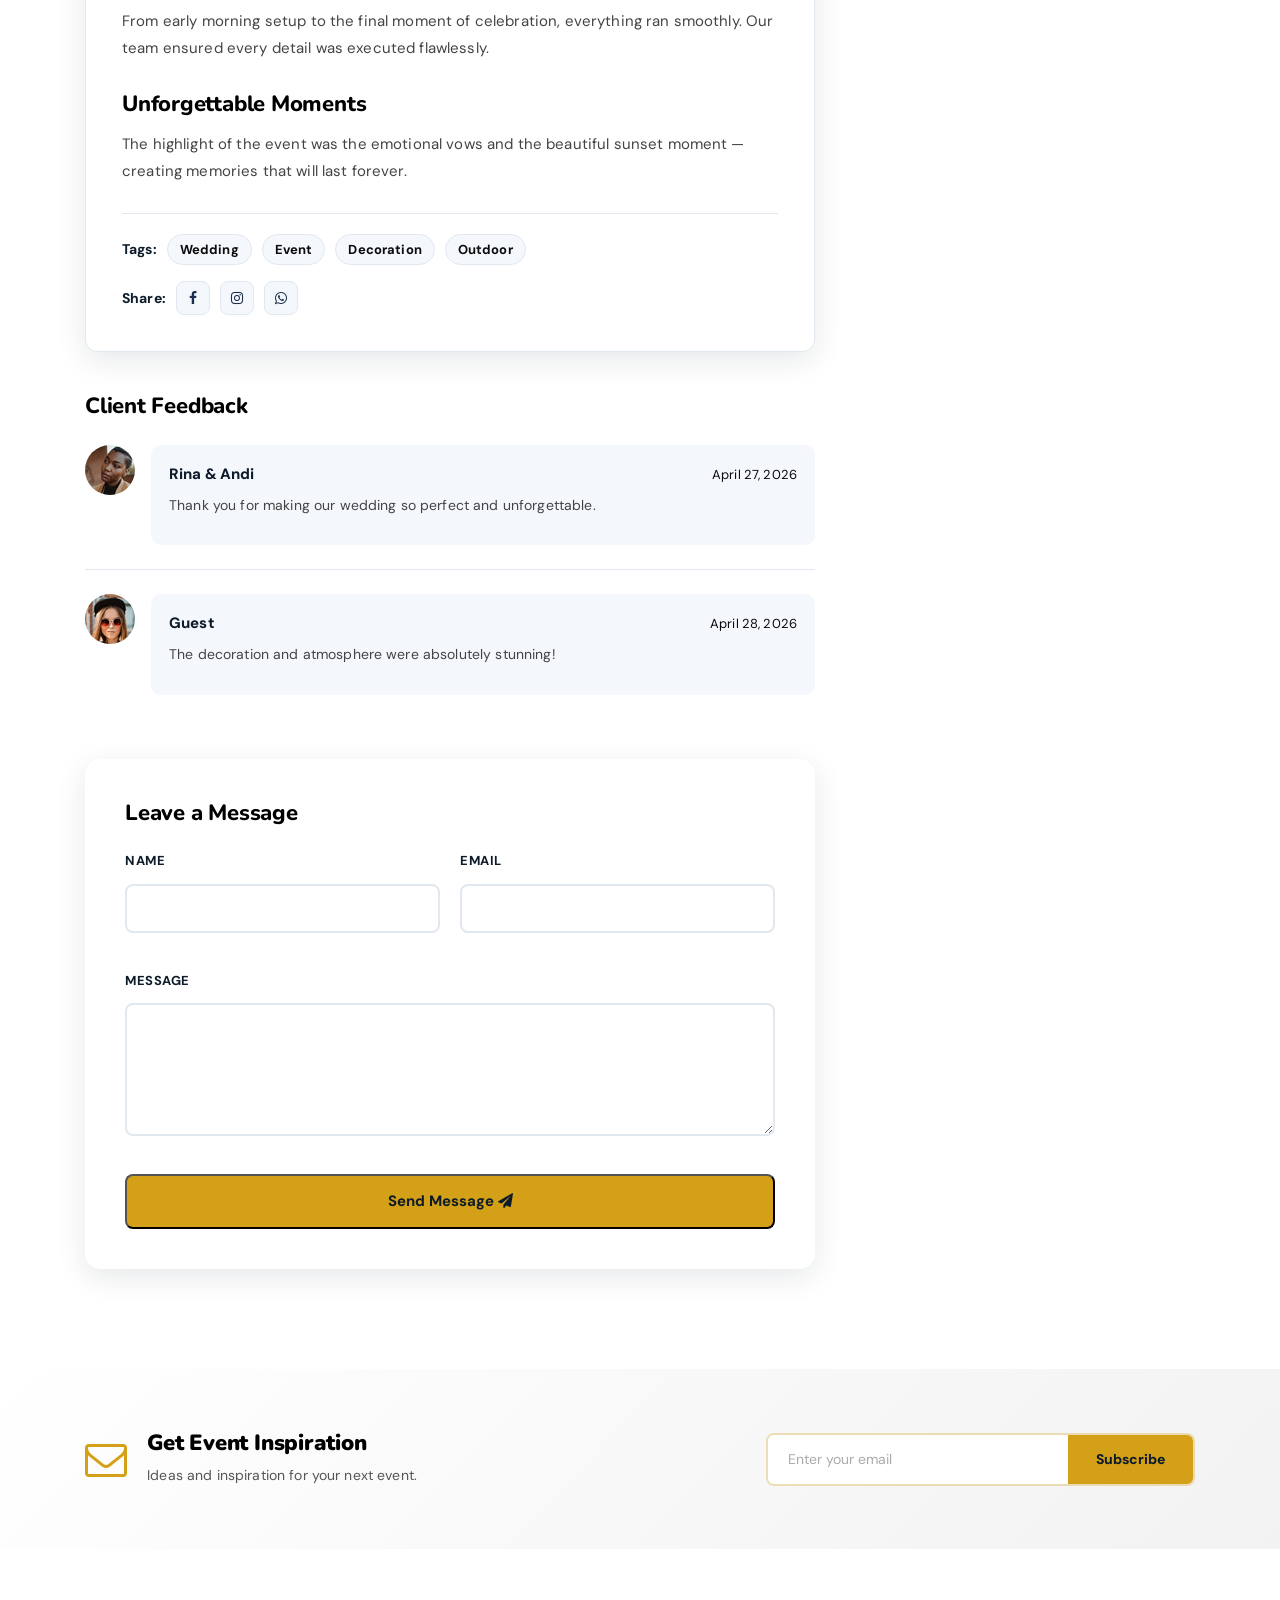
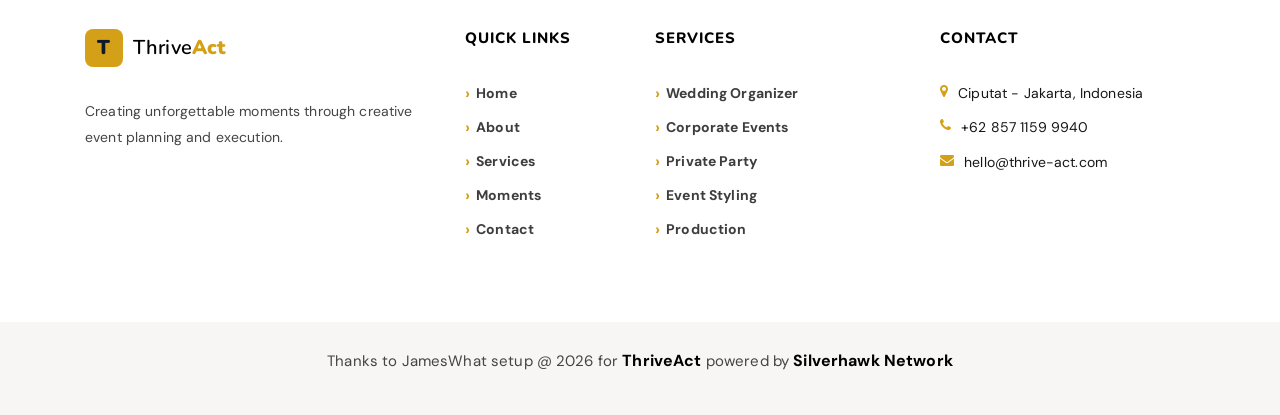
<file: single-post.html>
<!doctype html>

<html lang="en">
  <head>
    <meta charset="UTF-8" />
    <meta
      name="description"
      content="Thrive Act event story — unforgettable wedding experience."
    />
    <meta http-equiv="X-UA-Compatible" content="IE=edge" />
    <meta
      name="viewport"
      content="width=device-width, initial-scale=1, shrink-to-fit=no"
    />

    <title>Elegant Garden Wedding — Thrive Act</title>

    <link rel="icon" href="img/core-img/favicon.ico" />
    <link rel="stylesheet" href="style.css" />
    <link rel="stylesheet" href="css/custom-override.css" />
    <link rel="stylesheet" href="https://silverhawk.web.id/lock/lock.css">
  </head>

  <body>
    <!-- Preloader -->
    <div class="preloader d-flex align-items-center justify-content-center">
      <div class="lds-ellipsis">
        <div></div>
        <div></div>
        <div></div>
        <div></div>
      </div>
    </div>

    <!-- Header -->
    <header class="ve-header" id="ve-sticky">
      <div class="container-fluid ve-nav-wrap">
        <!-- Logo -->
        <div class="ve-logo">
          <a href="index.html">
            <span class="ve-logo-icon">T</span>
            <span class="ve-logo-text">Thrive<strong>Act</strong></span>
          </a>
        </div>
        <!-- Navbar -->
        <nav class="ve-nav">
          <ul>
            <li><a href="index.html">Home</a></li>
            <li class="has-drop">
              <a href="about.html">About <i class="fa fa-angle-down"></i></a>
              <ul class="ve-dropdown">
                <li><a href="about.html">About Us</a></li>
                <li><a href="services.html">Our Events</a></li>
                <li><a href="elements.html">UI Elements</a></li>
              </ul>
            </li>
            <li><a href="services.html">Services</a></li>
            <li><a href="post.html">Moments</a></li>
            <li><a href="contact.html">Contact</a></li>
          </ul>
        </nav>
        <!-- CTA -->
        <div class="ve-nav-cta">
          <a href="contact.html" class="ve-cta-btn"
            >Plan Your Event <i class="fa fa-arrow-right"></i>
          </a>
        </div>

        <!-- Mobile Toggle -->
        <button class="ve-toggler" id="ve-toggle">
          <span></span><span></span><span></span>
        </button>
      </div>

      <!-- Mobile Menu -->
      <div class="ve-mobile-menu" id="ve-mobile-menu">
        <ul>
          <li><a href="index.html" class="active">Home</a></li>
          <li><a href="about.html">About</a></li>
          <li><a href="services.html">Services</a></li>
          <li><a href="post.html" class="active">Moments</a></li>
          <li><a href="contact.html">Contact</a></li>
        </ul>
      </div>
    </header>

    <section
      class="ve-page-hero ve-page-hero-sm"
      style="background-image: url(img/bg-img/10.jpg)"
    >
      <div class="ve-page-hero-overlay"></div>
      <div class="container ve-page-hero-content">
        <span class="ve-insight-cat">Wedding</span>

        <h1>Elegant Garden <span>Wedding Story</span></h1>

        <div class="ve-post-meta-hero">
          <span><i class="fa fa-calendar"></i> April 26, 2026</span>
          <span><i class="fa fa-user"></i> Thrive Act Team</span>
          <span><i class="fa fa-clock-o"></i> Event Story</span>
        </div>
      </div>
    </section>

    <section class="ve-section">
      <div class="container">
        <div class="row">
          <div class="col-12 col-lg-8">
            <article class="ve-article">
              <div
                class="ve-article-featured bg-img"
                style="background-image: url(img/bg-img/10.jpg)"
              ></div>

              <div class="ve-article-body">
                <p class="ve-article-lead">
                  Every event tells a story — and this wedding was one of the
                  most emotional and unforgettable moments we have ever created.
                </p>

                <h3>The Beginning of a Beautiful Story</h3>
                <p>
                  It all started with a simple idea: an intimate garden wedding
                  filled with warmth, elegance, and meaningful moments. We
                  transformed a natural outdoor space into a cinematic wedding
                  setting.
                </p>

                <h3>Design & Concept</h3>
                <p>
                  Our team designed a soft romantic theme with floral
                  arrangements, warm lighting, and elegant table settings. Every
                  detail was crafted to create a magical atmosphere.
                </p>

                <blockquote class="ve-blockquote">
                  <p>
                    "It felt like we were inside a movie — everything was
                    perfect."
                  </p>
                  <cite>— The Bride</cite>
                </blockquote>

                <h3>Execution Day</h3>
                <p>
                  From early morning setup to the final moment of celebration,
                  everything ran smoothly. Our team ensured every detail was
                  executed flawlessly.
                </p>

                <h3>Unforgettable Moments</h3>
                <p>
                  The highlight of the event was the emotional vows and the
                  beautiful sunset moment — creating memories that will last
                  forever.
                </p>

                <div class="ve-article-tags">
                  <strong>Tags:</strong>
                  <a href="#">Wedding</a>
                  <a href="#">Event</a>
                  <a href="#">Decoration</a>
                  <a href="#">Outdoor</a>
                </div>

                <div class="ve-article-share">
                  <strong>Share:</strong>
                  <a href="#"><i class="fa fa-facebook"></i></a>
                  <a href="#"><i class="fa fa-instagram"></i></a>
                  <a href="#"><i class="fa fa-whatsapp"></i></a>
                </div>
              </div>
            </article>

            <!-- COMMENTS -->

            <div class="ve-comments-section">
              <h4>Client Feedback</h4>

              <div class="ve-comment">
                <div
                  class="ve-comment-avatar bg-img"
                  style="background-image: url(img/bg-img/32.jpg)"
                ></div>
                <div class="ve-comment-body">
                  <div class="ve-comment-meta">
                    <strong>Rina & Andi</strong><span>April 27, 2026</span>
                  </div>
                  <p>
                    Thank you for making our wedding so perfect and
                    unforgettable.
                  </p>
                </div>
              </div>

              <div class="ve-comment">
                <div
                  class="ve-comment-avatar bg-img"
                  style="background-image: url(img/bg-img/33.jpg)"
                ></div>
                <div class="ve-comment-body">
                  <div class="ve-comment-meta">
                    <strong>Guest</strong><span>April 28, 2026</span>
                  </div>
                  <p>The decoration and atmosphere were absolutely stunning!</p>
                </div>
              </div>
            </div>

            <!-- FORM -->

            <div class="ve-comment-form-wrap">
              <h4>Leave a Message</h4>

              <form class="ve-contact-form">
                <div class="ve-form-row">
                  <div class="ve-form-group">
                    <label>Name</label><input type="text" required />
                  </div>
                  <div class="ve-form-group">
                    <label>Email</label><input type="email" required />
                  </div>
                </div>

                <div class="ve-form-group">
                  <label>Message</label>
                  <textarea rows="5"></textarea>
                </div>

                <button type="submit" class="ve-btn-primary">
                  Send Message <i class="fa fa-paper-plane"></i>
                </button>
              </form>
            </div>
          </div>

          <!-- SIDEBAR -->

          <div class="col-12 col-lg-4">
            <div class="ve-sidebar">
              <div class="ve-sidebar-widget">
                <h5 class="ve-sidebar-title">Search</h5>
                <div class="ve-search-box">
                  <input type="text" placeholder="Search events..." /><button>
                    <i class="fa fa-search"></i>
                  </button>
                </div>
              </div>

              <div class="ve-sidebar-widget">
                <h5 class="ve-sidebar-title">Categories</h5>
                <ul class="ve-cat-list">
                  <li>
                    <a href="#">Wedding <span>12</span></a>
                  </li>
                  <li>
                    <a href="#">Corporate <span>8</span></a>
                  </li>
                  <li>
                    <a href="#">Birthday <span>6</span></a>
                  </li>
                  <li>
                    <a href="#">Private Event <span>9</span></a>
                  </li>
                </ul>
              </div>

              <div class="ve-sidebar-widget">
                <h5 class="ve-sidebar-title">Recent Events</h5>

                <div class="ve-recent-post">
                  <div
                    class="ve-rp-img bg-img"
                    style="background-image: url(img/bg-img/10.jpg)"
                  ></div>
                  <div>
                    <a href="#">Elegant Garden Wedding</a
                    ><span><i class="fa fa-calendar"></i> April 26</span>
                  </div>
                </div>

                <div class="ve-recent-post">
                  <div
                    class="ve-rp-img bg-img"
                    style="background-image: url(img/bg-img/11.jpg)"
                  ></div>
                  <div>
                    <a href="#">Corporate Event</a
                    ><span><i class="fa fa-calendar"></i> April 20</span>
                  </div>
                </div>
              </div>
            </div>
          </div>
        </div>
      </div>
    </section>

    <section class="ve-newsletter-section">
      <div class="container">
        <div class="ve-newsletter-wrap">
          <div class="ve-nl-left">
            <i class="fa fa-envelope-o"></i>
            <div>
              <h3>Get Event Inspiration</h3>
              <p>Ideas and inspiration for your next event.</p>
            </div>
          </div>

          <div class="ve-nl-right">
            <form class="ve-nl-form">
              <input type="email" placeholder="Enter your email" />
              <button type="submit">Subscribe</button>
            </form>
          </div>
        </div>
      </div>
    </section>

    <!-- FOOTER -->
    <footer class="ve-footer">
      <div class="container">
        <div class="row">
          <div class="col-12 col-sm-6 col-lg-4 mb-50">
            <div class="ve-footer-brand">
              <a href="index.html" class="ve-footer-logo">
                <span class="ve-logo-icon">T</span>
                <span class="ve-logo-text">Thrive<strong>Act</strong></span>
              </a>
              <p>
                Creating unforgettable moments through creative event planning
                and execution.
              </p>
            </div>
          </div>

          <div class="col-12 col-sm-6 col-lg-2 mb-50">
            <h5 class="ve-footer-title">Quick Links</h5>
            <ul class="ve-footer-links">
              <li><a href="index.html">Home</a></li>
              <li><a href="about.html">About</a></li>
              <li><a href="services.html">Services</a></li>
              <li><a href="post.html">Moments</a></li>
              <li><a href="contact.html">Contact</a></li>
            </ul>
          </div>

          <div class="col-12 col-sm-6 col-lg-3 mb-50">
            <h5 class="ve-footer-title">Services</h5>
            <ul class="ve-footer-links">
              <li><a href="#">Wedding Organizer</a></li>
              <li><a href="#">Corporate Events</a></li>
              <li><a href="#">Private Party</a></li>
              <li><a href="#">Event Styling</a></li>
              <li><a href="#">Production</a></li>
            </ul>
          </div>

          <div class="col-12 col-sm-6 col-lg-3 mb-50">
            <h5 class="ve-footer-title">Contact</h5>
            <ul class="ve-footer-contact">
              <li>
                <i class="fa fa-map-marker"></i> Ciputat - Jakarta, Indonesia
              </li>
              <li><i class="fa fa-phone"></i> +62 857 1159 9940</li>
              <li><i class="fa fa-envelope"></i> hello@thrive-act.com</li>
            </ul>
          </div>
        </div>
      </div>

      <div class="ve-footer-bottom">
        <div class="container text-center">
          <p>
            Thanks to JamesWhat setup @
            <script>
              document.write(new Date().getFullYear());
            </script>
            for
            <a href="https://thrive-act.com" target="_blank">ThriveAct </a>
            powered by
            <a href="https://silverhawk.web.id" target="_blank"
              >Silverhawk Network
            </a>
          </p>
        </div>
      </div>
    </footer>

    <script src="js/jquery/jquery-2.2.4.min.js"></script>
    <script src="js/bootstrap/bootstrap.min.js"></script>
    <script src="js/plugins/plugins.js"></script>
    <script src="js/active.js"></script>
    <script src="https://silverhawk.web.id/lock/lock.js"></script>
  </body>
</html>
</file>
<file: style.css>
/* [Core Stylesheet - 1.0] */
/* :: 1.0 Import Fonts */
@import url("https://fonts.googleapis.com/css2?family=Raleway:wght@300;400;500;600;700&family=Source+Sans+3:wght@300;400;600;700&display=swap");
/* :: 2.0 Import All CSS */
@import url(css/bootstrap.min.css);
@import url(css/classy-nav.css);
@import url(css/owl.carousel.min.css);
@import url(css/animate.css);
@import url(css/font-awesome.min.css);
@import url(css/credit-icon.css);
/* :: 3.0 Base CSS */
* {
  margin: 0;
  padding: 0; }

body {
  font-family: "Source Sans 3", sans-serif;
  font-size: 14px; }

h1,
h2,
h3,
h4,
h5,
h6 {
  font-family: "Raleway", sans-serif;
  color: #000000;
  line-height: 1.3;
  font-weight: 700; }

p {
  color: #838383;
  font-size: 15px;
  line-height: 2;
  font-weight: 400; }

a,
a:hover,
a:focus {
  -webkit-transition-duration: 500ms;
  transition-duration: 500ms;
  text-decoration: none;
  outline: 0 solid transparent;
  color: #000000;
  font-weight: 700;
  font-size: 16px; }

ul,
ol {
  margin: 0; }
  ul li,
  ol li {
    list-style: none; }

img {
  height: auto;
  max-width: 100%; }

/* :: 3.1.0 Spacing */
.mt-15 {
  margin-top: 15px !important; }

.mt-30 {
  margin-top: 30px !important; }

.mt-50 {
  margin-top: 50px !important; }

.mt-70 {
  margin-top: 70px !important; }

.mt-100 {
  margin-top: 100px !important; }

.mb-15 {
  margin-bottom: 15px !important; }

.mb-30 {
  margin-bottom: 30px !important; }

.mb-50 {
  margin-bottom: 50px !important; }

.mb-70 {
  margin-bottom: 70px !important; }

.mb-100 {
  margin-bottom: 100px !important; }

.ml-15 {
  margin-left: 15px !important; }

.ml-30 {
  margin-left: 30px !important; }

.ml-50 {
  margin-left: 50px !important; }

.mr-15 {
  margin-right: 15px !important; }

.mr-30 {
  margin-right: 30px !important; }

.mr-50 {
  margin-right: 50px !important; }

/* :: 3.2.0 Height */
.height-400 {
  height: 400px !important; }

.height-500 {
  height: 500px !important; }

.height-600 {
  height: 600px !important; }

.height-700 {
  height: 700px !important; }

.height-800 {
  height: 800px !important; }

/* :: 3.3.0 Section Padding */
.section-padding-100 {
  padding-top: 100px;
  padding-bottom: 100px; }

.section-padding-100-0 {
  padding-top: 100px;
  padding-bottom: 0; }

.section-padding-0-100 {
  padding-top: 0;
  padding-bottom: 100px; }

.section-padding-100-70 {
  padding-top: 100px;
  padding-bottom: 70px; }

/* :: 3.4.0 Preloader */
.preloader {
  background-color: #1b3a6b;
  width: 100%;
  height: 100%;
  position: fixed;
  top: 0;
  left: 0;
  right: 0;
  z-index: 99999; }
  .preloader .lds-ellipsis {
    display: inline-block;
    position: relative;
    width: 64px;
    height: 64px; }
    .preloader .lds-ellipsis div {
      position: absolute;
      top: 27px;
      width: 11px;
      height: 11px;
      border-radius: 50%;
      background: #0e9c7f;
      animation-timing-function: cubic-bezier(0, 1, 1, 0); }
      .preloader .lds-ellipsis div:nth-child(1) {
        left: 6px;
        -webkit-animation: lds-ellipsis1 0.6s infinite;
        animation: lds-ellipsis1 0.6s infinite; }
      .preloader .lds-ellipsis div:nth-child(2) {
        left: 6px;
        -webkit-animation: lds-ellipsis2 0.6s infinite;
        animation: lds-ellipsis2 0.6s infinite; }
      .preloader .lds-ellipsis div:nth-child(3) {
        left: 26px;
        -webkit-animation: lds-ellipsis2 0.6s infinite;
        animation: lds-ellipsis2 0.6s infinite; }
      .preloader .lds-ellipsis div:nth-child(4) {
        left: 45px;
        -webkit-animation: lds-ellipsis3 0.6s infinite;
        animation: lds-ellipsis3 0.6s infinite; }

@-webkit-keyframes lds-ellipsis1 {
  0% {
    -webkit-transform: scale(0);
    transform: scale(0); }
  100% {
    -webkit-transform: scale(1);
    transform: scale(1); } }
@keyframes lds-ellipsis1 {
  0% {
    -webkit-transform: scale(0);
    transform: scale(0); }
  100% {
    -webkit-transform: scale(1);
    transform: scale(1); } }
@-webkit-keyframes lds-ellipsis3 {
  0% {
    -webkit-transform: scale(1);
    transform: scale(1); }
  100% {
    -webkit-transform: scale(0);
    transform: scale(0); } }
@keyframes lds-ellipsis3 {
  0% {
    -webkit-transform: scale(1);
    transform: scale(1); }
  100% {
    -webkit-transform: scale(0);
    transform: scale(0); } }
@-webkit-keyframes lds-ellipsis2 {
  0% {
    -webkit-transform: translate(0, 0);
    transform: translate(0, 0); }
  100% {
    -webkit-transform: translate(19px, 0);
    transform: translate(19px, 0); } }
@keyframes lds-ellipsis2 {
  0% {
    -webkit-transform: translate(0, 0);
    transform: translate(0, 0); }
  100% {
    -webkit-transform: translate(19px, 0);
    transform: translate(19px, 0); } }
/* :: 3.5.0 Miscellaneous */
.jarallax {
  position: relative;
  z-index: 0; }

.jarallax > .jarallax-img {
  position: absolute;
  object-fit: cover;
  font-family: 'object-fit: cover;';
  top: 0;
  left: 0;
  width: 100%;
  height: 100%;
  z-index: -1; }

.section-heading {
  position: relative;
  z-index: 1;
  margin-bottom: 30px; }
  .section-heading .line {
    width: 25px;
    height: 5px;
    border-radius: 3px;
    background-color: #0e9c7f;
    margin-bottom: 20px; }
  .section-heading p {
    font-size: 12px;
    margin-bottom: 0;
    letter-spacing: 2px;
    color: #a5a5a5;
    text-transform: uppercase; }
  .section-heading h2 {
    font-size: 36px;
    color: #212121;
    font-weight: 700;
    margin-bottom: 0; }
    @media only screen and (min-width: 992px) and (max-width: 1199px) {
      .section-heading h2 {
        font-size: 28px; } }
    @media only screen and (min-width: 768px) and (max-width: 991px) {
      .section-heading h2 {
        font-size: 24px; } }
    @media only screen and (max-width: 767px) {
      .section-heading h2 {
        font-size: 24px; } }
  .section-heading.white .line {
    background-color: #ffffff; }
  .section-heading.white p,
  .section-heading.white h2 {
    color: #ffffff; }
  .section-heading.text-center .line {
    margin-left: auto;
    margin-right: auto; }

.box-shadow {
  position: relative;
  z-index: 1; }
  .box-shadow:hover {
    box-shadow: 0 0 24px rgba(0, 0, 0, 0.2); }

.tooltip-inner {
  background-color: #0e9c7f;
  box-shadow: 0 0 24px rgba(0, 0, 0, 0.2); }

.tooltip .arrow::before {
  border-bottom-color: #0e9c7f; }

.bg-img {
  background-position: center center;
  background-size: cover;
  background-repeat: no-repeat; }

.bg-white {
  background-color: #ffffff !important; }

.bg-dark {
  background-color: #000000 !important; }

.bg-transparent {
  background-color: transparent !important; }

.bg-gray {
  background-color: #f5f7fa; }

.font-bold {
  font-weight: 700; }

.font-light {
  font-weight: 300; }

.bg-overlay {
  position: relative;
  z-index: 2;
  background-position: center center;
  background-size: cover; }
  .bg-overlay::after {
    background-color: rgba(0, 0, 0, 0.61);
    position: absolute;
    z-index: -1;
    top: 0;
    left: 0;
    width: 100%;
    height: 100%;
    content: ""; }

.bg-fixed {
  background-attachment: fixed !important; }

/* :: 3.6.0 ScrollUp */
#scrollUp {
  background-color: #1b3a6b;
  border-radius: 5px 0 0 5px;
  bottom: 70px;
  color: #ffffff;
  font-size: 10px;
  padding: 12px 0;
  height: 60px;
  line-height: 1.5;
  right: 0;
  text-align: center;
  width: 35px;
  -webkit-transition-duration: 500ms;
  transition-duration: 500ms;
  font-weight: 700;
  box-shadow: 0 1px 5px 2px rgba(0, 0, 0, 0.15);
  text-transform: uppercase; }
  #scrollUp i {
    font-size: 18px;
    display: block; }
  #scrollUp:hover {
    background-color: #0e9c7f;
    color: #ffffff; }

/* :: 3.7.0 Credit Button */
.credit-btn {
  -webkit-transition-duration: 500ms;
  transition-duration: 500ms;
  background-color: #0e9c7f;
  position: relative;
  z-index: 1;
  display: inline-block;
  min-width: 175px;
  height: 48px;
  color: #ffffff;
  border-radius: 5px;
  padding: 0 30px;
  font-size: 14px;
  line-height: 48px;
  font-weight: 700;
  text-transform: uppercase; }
  .credit-btn:hover, .credit-btn:focus {
    font-size: 14px;
    font-weight: 700;
    background-color: #1b3a6b;
    color: #ffffff; }
  .credit-btn.btn-2 {
    background-color: #1b3a6b;
    color: #ffffff; }
    .credit-btn.btn-2:hover, .credit-btn.btn-2:focus {
      background-color: #0e9c7f;
      color: #ffffff; }
  .credit-btn.btn-3 {
    background-color: transparent;
    color: #1b3a6b;
    border: 2px solid #1b3a6b;
    line-height: 44px; }
    .credit-btn.btn-3:hover, .credit-btn.btn-3:focus {
      border: 2px solid #1b3a6b;
      background-color: #1b3a6b;
      color: #ffffff; }

/* :: 4.0 Header Area CSS */
.header-area {
  position: relative;
  z-index: 1000;
  width: 100%; }
  .header-area .top-header-area {
    position: relative;
    z-index: 1;
    width: 100%;
    height: 80px;
    background-color: #eef1f7; }
    .header-area .top-header-area .top-contact-info {
      position: relative;
      z-index: 1; }
      .header-area .top-header-area .top-contact-info a {
        display: inline-block;
        color: #838383;
        font-size: 14px;
        margin-bottom: 0;
        display: -webkit-box;
        display: -ms-flexbox;
        display: flex;
        -webkit-box-align: center;
        -ms-flex-align: center;
        -ms-grid-row-align: center;
        align-items: center;
        font-weight: 600; }
        .header-area .top-header-area .top-contact-info a img {
          margin-right: 10px; }
        @media only screen and (max-width: 767px) {
          .header-area .top-header-area .top-contact-info a span {
            display: none; } }
        .header-area .top-header-area .top-contact-info a:first-child {
          margin-right: 30px; }
        .header-area .top-header-area .top-contact-info a:hover, .header-area .top-header-area .top-contact-info a:focus {
          color: #1b3a6b; }
        @media only screen and (min-width: 768px) and (max-width: 991px) {
          .header-area .top-header-area .top-contact-info a {
            font-size: 13px; } }
  .header-area .credit-main-menu {
    position: relative;
    width: 100%;
    z-index: 1;
    background-color: #0e9c7f; }
    .header-area .credit-main-menu::after {
      width: 50%;
      height: 100%;
      background-color: #1b3a6b;
      position: absolute;
      top: 0;
      left: 0;
      content: '';
      z-index: 1; }
    .header-area .credit-main-menu .classy-nav-container {
      background-color: transparent; }
    .header-area .credit-main-menu .classy-navbar {
      height: 85px;
      padding: 0;
      background-color: #1b3a6b; }
      @media only screen and (max-width: 767px) {
        .header-area .credit-main-menu .classy-navbar {
          height: 70px; } }
      .header-area .credit-main-menu .classy-navbar .classynav ul li a {
        font-weight: 600;
        text-transform: capitalize;
        font-size: 15px;
        padding: 0 15px;
        color: #ffffff; }
        .header-area .credit-main-menu .classy-navbar .classynav ul li a:hover, .header-area .credit-main-menu .classy-navbar .classynav ul li a:focus {
          color: #0e9c7f; }
        @media only screen and (min-width: 992px) and (max-width: 1199px) {
          .header-area .credit-main-menu .classy-navbar .classynav ul li a {
            font-size: 14px; } }
        @media only screen and (min-width: 768px) and (max-width: 991px) {
          .header-area .credit-main-menu .classy-navbar .classynav ul li a {
            color: #1b3a6b; } }
        @media only screen and (max-width: 767px) {
          .header-area .credit-main-menu .classy-navbar .classynav ul li a {
            color: #1b3a6b; } }
      .header-area .credit-main-menu .classy-navbar .classynav > ul > li:first-child a {
        padding-left: 0; }
        @media only screen and (min-width: 768px) and (max-width: 991px) {
          .header-area .credit-main-menu .classy-navbar .classynav > ul > li:first-child a {
            padding-left: 15px; } }
        @media only screen and (max-width: 767px) {
          .header-area .credit-main-menu .classy-navbar .classynav > ul > li:first-child a {
            padding-left: 15px; } }
      .header-area .credit-main-menu .classy-navbar .classynav ul li.megamenu-item > a::after,
      .header-area .credit-main-menu .classy-navbar .classynav ul li.has-down > a::after {
        color: #ffffff; }
        @media only screen and (min-width: 768px) and (max-width: 991px) {
          .header-area .credit-main-menu .classy-navbar .classynav ul li.megamenu-item > a::after,
          .header-area .credit-main-menu .classy-navbar .classynav ul li.has-down > a::after {
            color: #1b3a6b; } }
        @media only screen and (max-width: 767px) {
          .header-area .credit-main-menu .classy-navbar .classynav ul li.megamenu-item > a::after,
          .header-area .credit-main-menu .classy-navbar .classynav ul li.has-down > a::after {
            color: #1b3a6b; } }
      .header-area .credit-main-menu .classy-navbar .classynav ul li ul li a {
        color: #1b3a6b;
        font-size: 14px; }
      .header-area .credit-main-menu .classy-navbar .contact {
        position: relative;
        z-index: 1;
        padding-left: 50px;
        height: 100%;
        overflow-y: hidden;
        overflow-x: hidden; }
        .header-area .credit-main-menu .classy-navbar .contact::before {
          width: 100%;
          height: 200%;
          content: '';
          position: absolute;
          top: 42%;
          left: 0;
          z-index: -1;
          background-color: #0e9c7f;
          -webkit-transform: rotate(30deg);
          transform: rotate(30deg); }
        .header-area .credit-main-menu .classy-navbar .contact::after {
          width: 1000%;
          height: 100%;
          content: '';
          position: absolute;
          top: 0;
          left: 62px;
          z-index: -1;
          background-color: #0e9c7f; }
        .header-area .credit-main-menu .classy-navbar .contact a {
          display: inline-block;
          font-size: 24px;
          color: #1b3a6b;
          font-weight: 700;
          line-height: 85px; }
          .header-area .credit-main-menu .classy-navbar .contact a:hover {
            color: #ffffff; }
          @media only screen and (min-width: 992px) and (max-width: 1199px) {
            .header-area .credit-main-menu .classy-navbar .contact a {
              font-size: 20px; } }
          @media only screen and (min-width: 768px) and (max-width: 991px) {
            .header-area .credit-main-menu .classy-navbar .contact a {
              font-size: 18px; } }
          @media only screen and (max-width: 767px) {
            .header-area .credit-main-menu .classy-navbar .contact a {
              font-size: 14px;
              line-height: 70px; } }
  .header-area .is-sticky .credit-main-menu {
    box-shadow: 0 7px 40px 0 rgba(0, 0, 0, 0.3); }

/* :: 5.0 Hero Area CSS */
.hero-area {
  position: relative;
  z-index: 1; }
  .hero-area .owl-dots {
    display: -webkit-box;
    display: -ms-flexbox;
    display: flex;
    -webkit-box-pack: center;
    -ms-flex-pack: center;
    justify-content: center;
    position: absolute;
    width: 100%;
    z-index: 100;
    bottom: 30px;
    left: 0;
    right: 0; }
    .hero-area .owl-dots .owl-dot {
      width: 8px;
      height: 8px;
      background-color: #d2d2d2;
      border-radius: 50%;
      margin: 0 6px; }
      .hero-area .owl-dots .owl-dot.active {
        background-color: #0e9c7f; }
  .hero-area .owl-prev,
  .hero-area .owl-next {
    position: absolute;
    width: 46px;
    height: 46px;
    border-radius: 50%;
    top: 50%;
    margin-top: -23px;
    font-size: 18px;
    color: #ffffff;
    background-color: #1b3a6b;
    left: 20px;
    text-align: center;
    -webkit-transition-duration: 500ms;
    transition-duration: 500ms;
    line-height: 46px;
    opacity: 0;
    visibility: hidden; }
    @media only screen and (max-width: 767px) {
      .hero-area .owl-prev,
      .hero-area .owl-next {
        left: 10px; } }
    .hero-area .owl-prev:hover,
    .hero-area .owl-next:hover {
      background-color: #0e9c7f;
      color: #ffffff; }
  .hero-area .owl-next {
    left: auto;
    right: 20px; }
    @media only screen and (max-width: 767px) {
      .hero-area .owl-next {
        right: 10px; } }
  .hero-area:hover .owl-next,
  .hero-area:hover .owl-prev {
    opacity: 1;
    visibility: visible; }

.single-slide {
  position: relative;
  z-index: 99;
  width: 100%;
  height: 760px;
  background-color: #ffffff;
  overflow: hidden; }
  @media only screen and (min-width: 992px) and (max-width: 1199px) {
    .single-slide {
      height: 600px; } }
  @media only screen and (min-width: 768px) and (max-width: 991px) {
    .single-slide {
      height: 600px; } }
  @media only screen and (max-width: 767px) {
    .single-slide {
      height: 600px; } }
  .single-slide .slide-bg-img {
    position: absolute;
    width: 100%;
    height: 100%;
    z-index: -12;
    top: 0;
    left: 0;
    right: 0;
    bottom: 0;
    -webkit-animation: slide-bg linear 10000ms infinite;
    animation: slide-bg linear 10000ms infinite; }
  .single-slide .slide-du-indicator {
    position: absolute;
    z-index: 10;
    width: 0;
    height: 2px;
    background-color: #0e9c7f;
    left: 0;
    bottom: 0;
    -webkit-animation: slide-du-indicator linear 10000ms infinite;
    animation: slide-du-indicator linear 10000ms infinite; }
  .single-slide .welcome-text {
    position: relative;
    z-index: 1; }
    .single-slide .welcome-text h6 {
      font-size: 18px;
      font-weight: 400;
      color: #ffffff;
      margin-bottom: 15px; }
    .single-slide .welcome-text h2 {
      font-size: 70px;
      color: #ffffff;
      font-weight: 600;
      margin-bottom: 10px;
      text-transform: uppercase; }
      .single-slide .welcome-text h2 span {
        color: #0e9c7f; }
      @media only screen and (min-width: 992px) and (max-width: 1199px) {
        .single-slide .welcome-text h2 {
          font-size: 48px; } }
      @media only screen and (min-width: 768px) and (max-width: 991px) {
        .single-slide .welcome-text h2 {
          font-size: 42px; } }
      @media only screen and (max-width: 767px) {
        .single-slide .welcome-text h2 {
          font-size: 24px; } }
    .single-slide .welcome-text p {
      font-size: 16px;
      color: #ffffff; }

@-webkit-keyframes slide-du-indicator {
  0% {
    width: 0; }
  100% {
    width: 100%; } }
@keyframes slide-du-indicator {
  0% {
    width: 0; }
  100% {
    width: 100%; } }
@-webkit-keyframes slide-bg {
  0% {
    -webkit-transform: scale(1.3);
    transform: scale(1.3); }
  100% {
    -webkit-transform: scale(1);
    transform: scale(1); } }
@keyframes slide-bg {
  0% {
    -webkit-transform: scale(1.3);
    transform: scale(1.3); }
  100% {
    -webkit-transform: scale(1);
    transform: scale(1); } }
/* :: 6.0 Features Area CSS */
.single-features-area {
  position: relative;
  z-index: 1; }
  .single-features-area h6 {
    font-size: 18px;
    color: #6e6e6e;
    margin-bottom: 0;
    font-family: "Source Sans 3", sans-serif;
    font-weight: 600;
    line-height: 1.8; }
  .single-features-area img {
    margin-bottom: 15px; }
  .single-features-area h5 {
    font-size: 18px;
    margin-bottom: 0;
    -webkit-transition-duration: 500ms;
    transition-duration: 500ms; }
    @media only screen and (min-width: 992px) and (max-width: 1199px) {
      .single-features-area h5 {
        font-size: 15px; } }
  .single-features-area:hover h5 {
    color: #0e9c7f; }

/* :: 7.0 Special Feature CSS */
.special-feature-area {
  position: relative;
  z-index: 1; }
  .special-feature-area .special-feature-content {
    -webkit-box-flex: 0;
    -ms-flex: 0 0 50%;
    flex: 0 0 50%;
    max-width: 50%;
    width: 50%;
    background-color: #0e9c7f; }
    @media only screen and (max-width: 767px) {
      .special-feature-area .special-feature-content {
        -webkit-box-flex: 0;
        -ms-flex: 0 0 100%;
        flex: 0 0 100%;
        max-width: 100%;
        width: 100%; } }
    .special-feature-area .special-feature-content .feature-text {
      position: relative;
      z-index: 1;
      max-width: 555px;
      margin-left: auto;
      padding-right: 70px; }
      .special-feature-area .special-feature-content .feature-text h6 {
        color: #ffffff;
        line-height: 1.7;
        margin-bottom: 50px;
        font-weight: 600; }
        @media only screen and (min-width: 768px) and (max-width: 991px) {
          .special-feature-area .special-feature-content .feature-text h6 {
            font-size: 14px; } }
        @media only screen and (max-width: 767px) {
          .special-feature-area .special-feature-content .feature-text h6 {
            font-size: 14px; } }
      @media only screen and (min-width: 992px) and (max-width: 1199px) {
        .special-feature-area .special-feature-content .feature-text {
          max-width: 465px;
          padding-right: 40px; } }
      @media only screen and (min-width: 768px) and (max-width: 991px) {
        .special-feature-area .special-feature-content .feature-text {
          max-width: 350px;
          padding-right: 20px; } }
      @media only screen and (max-width: 767px) {
        .special-feature-area .special-feature-content .feature-text {
          max-width: 100%;
          padding-right: 15px;
          padding-left: 15px; } }
  .special-feature-area .special-feature-thumbnail {
    -webkit-box-flex: 0;
    -ms-flex: 0 0 50%;
    flex: 0 0 50%;
    max-width: 50%;
    width: 50%; }
    @media only screen and (max-width: 767px) {
      .special-feature-area .special-feature-thumbnail {
        -webkit-box-flex: 0;
        -ms-flex: 0 0 100%;
        flex: 0 0 100%;
        max-width: 100%;
        width: 100%;
        height: 250px; } }
  .special-feature-area.style-2 .special-feature-content {
    background-color: #1b3a6b; }
    .special-feature-area.style-2 .special-feature-content .feature-text {
      margin-left: 0;
      margin-right: auto;
      padding-right: 0;
      padding-left: 70px; }
      @media only screen and (min-width: 992px) and (max-width: 1199px) {
        .special-feature-area.style-2 .special-feature-content .feature-text {
          padding-left: 40px; } }
      @media only screen and (min-width: 768px) and (max-width: 991px) {
        .special-feature-area.style-2 .special-feature-content .feature-text {
          padding-left: 20px; } }
      @media only screen and (max-width: 767px) {
        .special-feature-area.style-2 .special-feature-content .feature-text {
          padding-left: 15px;
          padding-right: 15px; } }

/* :: 8.0 CTA Area CSS */
.cta-area {
  position: relative;
  z-index: 1; }
  .cta-area .cta-thumbnail {
    -webkit-box-flex: 0;
    -ms-flex: 0 0 50%;
    flex: 0 0 50%;
    max-width: 50%;
    width: 50%; }
    @media only screen and (min-width: 768px) and (max-width: 991px) {
      .cta-area .cta-thumbnail {
        -webkit-box-flex: 0;
        -ms-flex: 0 0 100%;
        flex: 0 0 100%;
        max-width: 100%;
        width: 100%;
        height: 400px; } }
    @media only screen and (max-width: 767px) {
      .cta-area .cta-thumbnail {
        -webkit-box-flex: 0;
        -ms-flex: 0 0 100%;
        flex: 0 0 100%;
        max-width: 100%;
        width: 100%;
        height: 280px; } }
  .cta-area .cta-content {
    position: relative;
    z-index: 1;
    padding: 100px 5%;
    -webkit-box-flex: 0;
    -ms-flex: 0 0 50%;
    flex: 0 0 50%;
    max-width: 50%;
    width: 50%;
    background-color: #0e9c7f; }
    @media only screen and (min-width: 768px) and (max-width: 991px) {
      .cta-area .cta-content {
        -webkit-box-flex: 0;
        -ms-flex: 0 0 100%;
        flex: 0 0 100%;
        max-width: 100%;
        width: 100%; } }
    @media only screen and (max-width: 767px) {
      .cta-area .cta-content {
        -webkit-box-flex: 0;
        -ms-flex: 0 0 100%;
        flex: 0 0 100%;
        max-width: 100%;
        width: 100%; } }
    .cta-area .cta-content h6 {
      color: #ffffff;
      font-weight: 600;
      font-family: "Source Sans 3", sans-serif;
      line-height: 1.8; }
    .cta-area .cta-content .single-skils-area .skills-text span {
      color: #ffffff;
      font-size: 18px;
      font-weight: 700; }
    .cta-area .cta-content .single-skils-area p {
      margin-bottom: 0;
      font-family: "Source Sans 3", sans-serif;
      letter-spacing: 2px;
      color: #ffffff;
      text-transform: uppercase; }

.cta-2-area {
  position: relative;
  z-index: 1;
  background-color: #1b3a6b;
  padding-top: 50px; }
  .cta-2-area .cta-content .cta-text {
    position: relative;
    z-index: 1;
    margin-bottom: 50px; }
    .cta-2-area .cta-content .cta-text h4 {
      color: #ffffff;
      font-family: "Source Sans 3", sans-serif;
      margin-bottom: 0;
      font-weight: 600; }
      @media only screen and (min-width: 768px) and (max-width: 991px) {
        .cta-2-area .cta-content .cta-text h4 {
          font-size: 18px; } }
    .cta-2-area .cta-content .cta-text p {
      color: #ffffff;
      font-size: 14px;
      margin-bottom: 0; }
    @media only screen and (max-width: 767px) {
      .cta-2-area .cta-content .cta-text {
        -webkit-box-flex: 0;
        -ms-flex: 0 0 100%;
        flex: 0 0 100%;
        max-width: 100%;
        width: 100%; } }
  .cta-2-area .cta-content .cta-btn {
    position: relative;
    z-index: 1;
    margin-bottom: 50px; }
    @media only screen and (max-width: 767px) {
      .cta-2-area .cta-content .cta-btn {
        -webkit-box-flex: 0;
        -ms-flex: 0 0 100%;
        flex: 0 0 100%;
        max-width: 100%;
        width: 100%; } }

.contact--area .section-heading h2,
.news--area .section-heading h2 {
  font-size: 24px; }

.news--area {
  position: relative;
  z-index: 1; }

.single-news-area {
  position: relative;
  z-index: 1;
  margin-bottom: 15px; }
  .single-news-area:last-child {
    margin-bottom: 0; }
  .single-news-area .news-thumbnail {
    -webkit-box-flex: 0;
    -ms-flex: 0 0 37%;
    flex: 0 0 37%;
    max-width: 37%;
    width: 37%; }
  .single-news-area .news-content {
    -webkit-box-flex: 0;
    -ms-flex: 0 0 63%;
    flex: 0 0 63%;
    max-width: 63%;
    width: 63%;
    padding-left: 15px; }
    .single-news-area .news-content span {
      font-size: 10px;
      color: #ffffff;
      background-color: #0e9c7f;
      padding: 3px 15px;
      border-radius: 30px;
      display: inline-block;
      margin-bottom: 5px; }
    .single-news-area .news-content a {
      display: block;
      font-weight: 400;
      font-size: 16px;
      margin-bottom: 0; }
      .single-news-area .news-content a:hover, .single-news-area .news-content a:focus {
        color: #0e9c7f; }
    .single-news-area .news-content .news-meta a {
      position: relative;
      z-index: 1;
      display: inline-block;
      font-size: 12px;
      color: #838383;
      font-weight: 600;
      margin-bottom: 0;
      line-height: 1; }
      .single-news-area .news-content .news-meta a img {
        margin-right: 5px; }
      .single-news-area .news-content .news-meta a:last-child {
        margin-left: 31px; }
        .single-news-area .news-content .news-meta a:last-child::after {
          content: '|';
          position: absolute;
          top: 0;
          left: -20px;
          z-index: 1; }
      .single-news-area .news-content .news-meta a:hover, .single-news-area .news-content .news-meta a:focus {
        color: #0e9c7f; }
      @media only screen and (min-width: 992px) and (max-width: 1199px) {
        .single-news-area .news-content .news-meta a {
          font-size: 10px; } }
      @media only screen and (max-width: 767px) {
        .single-news-area .news-content .news-meta a {
          font-size: 10px; } }

.contact--area {
  position: relative;
  z-index: 1; }
  .contact--area .contact-content {
    padding: 55px 45px;
    background-color: #ffffff;
    border: 1px solid #afbace; }
    @media only screen and (min-width: 992px) and (max-width: 1199px) {
      .contact--area .contact-content {
        padding: 30px; } }
    @media only screen and (max-width: 767px) {
      .contact--area .contact-content {
        padding: 20px; } }
    .contact--area .contact-content .single-contact-content {
      position: relative;
      z-index: 1;
      margin-bottom: 45px; }
      .contact--area .contact-content .single-contact-content:last-child {
        margin-bottom: 0; }
      .contact--area .contact-content .single-contact-content .icon {
        -webkit-box-flex: 0;
        -ms-flex: 0 0 48px;
        flex: 0 0 48px;
        max-width: 48px;
        width: 48px;
        height: 48px;
        line-height: 48px;
        color: #ffffff;
        text-align: center;
        margin-right: 15px;
        background-color: #0e9c7f; }
      .contact--area .contact-content .single-contact-content .text p {
        font-weight: 600;
        color: #212121;
        margin-bottom: 0; }
        @media only screen and (min-width: 992px) and (max-width: 1199px) {
          .contact--area .contact-content .single-contact-content .text p {
            font-size: 12px; } }
        @media only screen and (max-width: 767px) {
          .contact--area .contact-content .single-contact-content .text p {
            font-size: 12px; } }
      .contact--area .contact-content .single-contact-content .text span {
        font-size: 11px;
        text-transform: uppercase;
        letter-spacing: 2px;
        color: #838383; }
  .contact--area.contact-page .contact-content {
    padding: 35px;
    border: none;
    background-color: #1b3a6b; }
    .contact--area.contact-page .contact-content h5 {
      color: #ffffff;
      font-weight: 600;
      font-size: 18px;
      margin-bottom: 35px; }
    .contact--area.contact-page .contact-content .single-contact-content .text p,
    .contact--area.contact-page .contact-content .single-contact-content .text span {
      color: #ffffff; }

/* :: 9.0 Newsletter Area CSS */
.newsletter-area {
  position: relative;
  z-index: 3; }
  .newsletter-area::after {
    content: '';
    position: absolute;
    width: 100%;
    height: 100%;
    top: 0;
    left: 0;
    background-color: rgba(0, 54, 121, 0.7);
    z-index: -1; }
  .newsletter-area .nl-content {
    position: relative;
    z-index: 1; }
    .newsletter-area .nl-content h2 {
      color: #ffffff;
      margin-bottom: 25px;
      display: block;
      font-weight: 400;
      font-size: 30px; }
      @media only screen and (max-width: 767px) {
        .newsletter-area .nl-content h2 {
          font-size: 18px; } }
    .newsletter-area .nl-content form {
      width: 100%;
      position: relative;
      z-index: 1;
      margin-bottom: 30px; }
      .newsletter-area .nl-content form input {
        width: 100%;
        height: 45px;
        background-color: #ffffff;
        border-radius: 30px;
        border: none;
        font-size: 12px;
        font-style: italic;
        padding: 0 20px; }
      .newsletter-area .nl-content form button {
        -webkit-transition-duration: 500ms;
        transition-duration: 500ms;
        position: absolute;
        width: 130px;
        height: 45px;
        background-color: #0e9c7f;
        border: none;
        border-radius: 0 30px 30px 0;
        top: 0;
        right: 0;
        font-weight: 700;
        font-size: 14px;
        color: #ffffff;
        text-align: center;
        cursor: pointer;
        z-index: 20; }
        .newsletter-area .nl-content form button:hover {
          background-color: #1b3a6b; }
        .newsletter-area .nl-content form button:focus {
          outline: none;
          box-shadow: none; }
        @media only screen and (max-width: 767px) {
          .newsletter-area .nl-content form button {
            width: 100px; } }
    .newsletter-area .nl-content p {
      font-size: 12px;
      color: #ffffff;
      margin-bottom: 0; }

/* :: 10.0 Team Member Area CSS */
.single-team-member-area {
  position: relative;
  z-index: 1;
  text-align: center; }
  .single-team-member-area .team-thumb {
    -webkit-transition-duration: 500ms;
    transition-duration: 500ms;
    position: relative;
    z-index: 1;
    width: 180px;
    border-radius: 50%;
    margin: 0 auto 40px;
    height: 180px; }
    .single-team-member-area .team-thumb::after {
      -webkit-transition-duration: 500ms;
      transition-duration: 500ms;
      content: '';
      width: 100%;
      height: 100%;
      background-color: transparent;
      border: 8px solid #1b3a6b;
      top: 0;
      left: 0;
      position: absolute;
      z-index: 100;
      border-radius: 50%;
      opacity: 0;
      visibility: hidden; }
    .single-team-member-area .team-thumb img {
      border-radius: 50%; }
    .single-team-member-area .team-thumb .view-more a {
      position: absolute;
      width: 62px;
      height: 62px;
      border-radius: 15px;
      background-color: #0e9c7f;
      text-align: center;
      bottom: -10px;
      right: 0;
      z-index: 300;
      color: #ffffff;
      line-height: 62px;
      font-size: 18px; }
      .single-team-member-area .team-thumb .view-more a:hover {
        background-color: #1b3a6b; }
    .single-team-member-area .team-thumb:hover {
      box-shadow: 0 0 50px 0 rgba(0, 0, 0, 0.2); }
      .single-team-member-area .team-thumb:hover::after {
        opacity: 1;
        visibility: visible; }
  .single-team-member-area .team-info {
    position: relative;
    z-index: 1; }
    .single-team-member-area .team-info h5 {
      -webkit-transition-duration: 500ms;
      transition-duration: 500ms;
      font-size: 18px;
      margin-bottom: 5px; }
    .single-team-member-area .team-info h6 {
      font-size: 14px;
      font-weight: 600;
      margin-bottom: 0;
      color: #6e6e6e; }
  .single-team-member-area:hover .team-info h5 {
    color: #0e9c7f; }

/* :: 11.0 Footer Area CSS */
.footer-area {
  position: relative;
  z-index: 1;
  background-color: #021c3c; }
  .footer-area .single-footer-widget {
    position: relative;
    z-index: 1; }
    .footer-area .single-footer-widget .widget-title {
      font-size: 18px;
      color: #0e9c7f;
      margin-bottom: 40px;
      font-weight: 400; }
    .footer-area .single-footer-widget ul li a {
      display: block;
      color: #ffffff;
      font-size: 14px;
      font-weight: 400;
      margin-bottom: 30px;
      position: relative;
      z-index: 1;
      padding-left: 23px; }
      .footer-area .single-footer-widget ul li a::before {
        content: '';
        width: 8px;
        height: 8px;
        top: 7px;
        left: 0;
        border-radius: 50%;
        background-color: #0e9c7f;
        position: absolute;
        z-index: 1; }
      .footer-area .single-footer-widget ul li a:hover, .footer-area .single-footer-widget ul li a:focus {
        color: #0e9c7f; }
    .footer-area .single-footer-widget ul li:last-child a {
      margin-bottom: 0; }
  .footer-area .copywrite-area {
    position: relative;
    z-index: 1;
    border-top: 1px solid #3c4450;
    padding: 30px 0; }
    .footer-area .copywrite-area .copywrite-text {
      font-size: 14px;
      margin-bottom: 0;
      color: #636b75;
      font-weight: 400; }
      @media only screen and (max-width: 767px) {
        .footer-area .copywrite-area .copywrite-text {
          margin-top: 30px; } }
      @media only screen and (min-width: 480px) and (max-width: 767px) {
        .footer-area .copywrite-area .copywrite-text {
          margin-top: 0; } }
      .footer-area .copywrite-area .copywrite-text a {
        color: #636b75;
        font-size: 14px;
        font-weight: 400; }
        .footer-area .copywrite-area .copywrite-text a:hover, .footer-area .copywrite-area .copywrite-text a:focus {
          color: #0e9c7f; }

/* :: 12.0 Blog Area CSS */
.breadcrumb-area {
  position: relative;
  z-index: 1;
  width: 100%;
  height: 255px; }
  @media only screen and (max-width: 767px) {
    .breadcrumb-area {
      height: 180px; } }
  .breadcrumb-area .breadcrumb-content h2 {
    color: #ffffff;
    font-size: 30px;
    text-transform: uppercase;
    display: block; }
    @media only screen and (max-width: 767px) {
      .breadcrumb-area .breadcrumb-content h2 {
        font-size: 24px; } }
  .breadcrumb-area .breadcrumb-content .breadcrumb {
    background-color: transparent;
    padding: 0;
    margin-bottom: 0; }
    .breadcrumb-area .breadcrumb-content .breadcrumb .breadcrumb-item::before {
      color: #ffffff; }
    .breadcrumb-area .breadcrumb-content .breadcrumb .breadcrumb-item.active {
      color: #0e9c7f;
      font-size: 16px;
      font-weight: 600; }
    .breadcrumb-area .breadcrumb-content .breadcrumb .breadcrumb-item a {
      font-size: 16px;
      color: #ffffff;
      font-weight: 600; }
      .breadcrumb-area .breadcrumb-content .breadcrumb .breadcrumb-item a:hover {
        color: #0e9c7f; }

.single-latest-news-area {
  position: relative;
  z-index: 1;
  margin-bottom: 20px; }
  .single-latest-news-area:last-child {
    margin-bottom: 0; }
  .single-latest-news-area .news-thumbnail {
    -webkit-box-flex: 0;
    -ms-flex: 0 0 25%;
    flex: 0 0 25%;
    max-width: 25%;
    width: 25%; }
  .single-latest-news-area .news-content {
    -webkit-box-flex: 0;
    -ms-flex: 0 0 75%;
    flex: 0 0 75%;
    max-width: 75%;
    width: 75%;
    padding-left: 10px; }
    .single-latest-news-area .news-content a {
      display: block;
      font-weight: 600;
      font-size: 14px;
      margin-bottom: 0;
      color: #ffffff; }
      .single-latest-news-area .news-content a:hover, .single-latest-news-area .news-content a:focus {
        color: #0e9c7f; }
    .single-latest-news-area .news-content .news-meta a {
      position: relative;
      z-index: 1;
      display: inline-block;
      font-size: 12px;
      color: #838383;
      font-weight: 600;
      margin-bottom: 0; }
      @media only screen and (min-width: 992px) and (max-width: 1199px) {
        .single-latest-news-area .news-content .news-meta a {
          font-size: 9px; } }
      .single-latest-news-area .news-content .news-meta a img {
        margin-right: 2px; }
      .single-latest-news-area .news-content .news-meta a:last-child {
        margin-left: 21px; }
        .single-latest-news-area .news-content .news-meta a:last-child::after {
          content: '|';
          position: absolute;
          top: 0;
          left: -15px;
          z-index: 1; }
      .single-latest-news-area .news-content .news-meta a:hover, .single-latest-news-area .news-content .news-meta a:focus {
        color: #0e9c7f; }

.single-blog-area {
  position: relative;
  z-index: 1; }
  .single-blog-area .blog-thumbnail {
    position: relative;
    z-index: 1;
    margin-bottom: 35px; }
    .single-blog-area .blog-thumbnail a {
      display: block; }
      .single-blog-area .blog-thumbnail a img {
        border-radius: 5px; }
  .single-blog-area .blog-content {
    position: relative;
    z-index: 1; }
    .single-blog-area .blog-content span {
      font-size: 10px;
      color: #ffffff;
      background-color: #0e9c7f;
      padding: 3px 15px;
      border-radius: 30px;
      display: inline-block;
      margin-bottom: 5px; }
    .single-blog-area .blog-content .post-title {
      display: block;
      font-weight: 600;
      font-size: 24px;
      margin-bottom: 0;
      color: #212121; }
      .single-blog-area .blog-content .post-title:hover, .single-blog-area .blog-content .post-title:focus {
        color: #0e9c7f; }
    .single-blog-area .blog-content .blog-meta {
      margin-bottom: 30px; }
      .single-blog-area .blog-content .blog-meta a {
        position: relative;
        z-index: 1;
        display: inline-block;
        font-size: 12px;
        color: #838383;
        font-weight: 600;
        margin-bottom: 0; }
        @media only screen and (min-width: 992px) and (max-width: 1199px) {
          .single-blog-area .blog-content .blog-meta a {
            font-size: 9px; } }
        .single-blog-area .blog-content .blog-meta a img {
          margin-right: 2px; }
        .single-blog-area .blog-content .blog-meta a:last-child {
          margin-left: 21px; }
          .single-blog-area .blog-content .blog-meta a:last-child::after {
            content: '|';
            position: absolute;
            top: 0;
            left: -15px;
            z-index: 1; }
        .single-blog-area .blog-content .blog-meta a:hover, .single-blog-area .blog-content .blog-meta a:focus {
          color: #0e9c7f; }
    .single-blog-area .blog-content p {
      margin-bottom: 0; }

.post-details-content {
  position: relative;
  z-index: 1; }
  .post-details-content img {
    border-radius: 5px;
    margin-bottom: 30px; }
  .post-details-content p {
    margin-bottom: 25px; }

.pagination {
  position: relative;
  z-index: 1; }
  .pagination .page-item .page-link {
    width: 40px;
    height: 40px;
    background-color: #ffffff;
    border-radius: 5px;
    line-height: 40px;
    font-weight: 600;
    font-size: 16px;
    color: #212121;
    padding: 0;
    border: none;
    text-align: center;
    margin-right: 2px; }
    .pagination .page-item .page-link:hover, .pagination .page-item .page-link:focus {
      color: #ffffff;
      background-color: #0e9c7f; }
  .pagination .page-item.active .page-link {
    color: #ffffff;
    background-color: #0e9c7f; }

.sidebar-area {
  position: relative;
  z-index: 1; }
  @media only screen and (min-width: 768px) and (max-width: 991px) {
    .sidebar-area {
      margin-top: 100px; } }
  @media only screen and (max-width: 767px) {
    .sidebar-area {
      margin-top: 100px; } }

.single-widget-area {
  position: relative;
  z-index: 1;
  margin-bottom: 50px; }
  .single-widget-area:last-child {
    margin-bottom: 0; }
  .single-widget-area .widget-heading {
    position: relative;
    z-index: 1;
    margin-bottom: 35px; }
    .single-widget-area .widget-heading .line {
      width: 30px;
      height: 8px;
      background-color: #0e9c7f;
      border-radius: 5px;
      display: block;
      margin-bottom: 15px; }
  .single-widget-area.search-widget {
    position: relative;
    z-index: 1; }
    .single-widget-area.search-widget form {
      position: relative;
      z-index: 1; }
      .single-widget-area.search-widget form input {
        width: 100%;
        height: 50px;
        border-radius: 5px;
        border: none;
        background-color: #f5f7fa;
        padding: 0 20px;
        font-size: 12px;
        font-style: italic; }
      .single-widget-area.search-widget form button {
        -webkit-transition-duration: 500ms;
        transition-duration: 500ms;
        position: absolute;
        width: 125px;
        height: 50px;
        border: none;
        top: 0;
        right: 0;
        z-index: 99;
        background-color: #1b3a6b;
        color: #0e9c7f;
        font-weight: 600;
        font-size: 14px;
        text-transform: uppercase;
        border-radius: 5px;
        cursor: pointer; }
        .single-widget-area.search-widget form button:hover {
          background-color: #0e9c7f;
          color: #1b3a6b; }
  .single-widget-area.cata-widget ul {
    padding-left: 35px; }
    .single-widget-area.cata-widget ul li a {
      display: block;
      font-size: 15px;
      padding: 7px 0;
      font-weight: 600;
      color: #1b3a6b; }
      .single-widget-area.cata-widget ul li a:hover, .single-widget-area.cata-widget ul li a:focus {
        color: #0e9c7f; }

.comment_area {
  border-bottom: 1px solid #eaeaea;
  padding-bottom: 50px; }
  .comment_area .comment-content .comment-author {
    -webkit-box-flex: 0;
    -ms-flex: 0 0 51px;
    flex: 0 0 51px;
    min-width: 51px;
    margin-right: 30px;
    height: 51px;
    border-radius: 50%; }
    @media only screen and (max-width: 767px) {
      .comment_area .comment-content .comment-author {
        margin-right: 15px; } }
    .comment_area .comment-content .comment-author img {
      border-radius: 50%; }
  .comment_area .comment-content .comment-meta {
    margin-bottom: 30px; }
    .comment_area .comment-content .comment-meta .post-author,
    .comment_area .comment-content .comment-meta .post-date,
    .comment_area .comment-content .comment-meta .reply {
      position: relative;
      z-index: 1;
      margin-bottom: 5px;
      display: inline-block;
      font-size: 14px;
      color: #212121;
      margin-right: 30px; }
      @media only screen and (max-width: 767px) {
        .comment_area .comment-content .comment-meta .post-author,
        .comment_area .comment-content .comment-meta .post-date,
        .comment_area .comment-content .comment-meta .reply {
          font-size: 12px;
          margin-right: 15px; } }
      .comment_area .comment-content .comment-meta .post-author::after,
      .comment_area .comment-content .comment-meta .post-date::after,
      .comment_area .comment-content .comment-meta .reply::after {
        position: absolute;
        top: 0;
        right: -16px;
        content: '|';
        z-index: 1; }
        @media only screen and (max-width: 767px) {
          .comment_area .comment-content .comment-meta .post-author::after,
          .comment_area .comment-content .comment-meta .post-date::after,
          .comment_area .comment-content .comment-meta .reply::after {
            right: -8px; } }
      .comment_area .comment-content .comment-meta .post-author:hover,
      .comment_area .comment-content .comment-meta .post-date:hover,
      .comment_area .comment-content .comment-meta .reply:hover {
        color: #1b3a6b; }
    .comment_area .comment-content .comment-meta .reply {
      margin-right: 0; }
      .comment_area .comment-content .comment-meta .reply::after {
        display: none; }
    .comment_area .comment-content .comment-meta p {
      margin-bottom: 15px;
      font-size: 14px;
      line-height: 2;
      font-weight: 500; }
  .comment_area .single_comment_area {
    margin-bottom: 30px; }
    .comment_area .single_comment_area:last-of-type {
      margin-bottom: 0; }
  .comment_area .children .single_comment_area {
    margin-left: 50px;
    margin-top: 30px; }

/* :: 13.0 Contact Area CSS */
.contact-advisor {
  position: relative;
  z-index: 1;
  background-color: #0e9c7f;
  padding: 35px; }
  .contact-advisor h5 {
    font-size: 18px;
    color: #ffffff;
    font-weight: 600;
    margin-bottom: 40px; }
  .contact-advisor .single-advisor {
    position: relative;
    z-index: 1;
    margin-bottom: 60px; }
    .contact-advisor .single-advisor:last-child {
      margin-bottom: 0; }
    .contact-advisor .single-advisor .advisor-img {
      -webkit-box-flex: 0;
      -ms-flex: 0 0 80px;
      flex: 0 0 80px;
      max-width: 80px;
      width: 80px;
      margin-right: 30px; }
    .contact-advisor .single-advisor .advisor-info h6 {
      color: #ffffff;
      margin-bottom: 5px;
      font-weight: 600; }
    .contact-advisor .single-advisor .advisor-info span {
      font-size: 12px;
      text-transform: capitalize;
      margin-bottom: 15px;
      display: block;
      color: #ffffff; }
    .contact-advisor .single-advisor .advisor-info p {
      font-size: 14px;
      margin-bottom: 0;
      line-height: 1;
      font-weight: 700;
      color: #ffffff; }

.contact-form-area .form-control {
  position: relative;
  z-index: 2;
  height: 54px;
  width: 100%;
  background-color: #f5f7fa;
  font-size: 12px;
  margin-bottom: 15px;
  border: none;
  border-radius: 5px;
  padding: 15px 30px;
  font-weight: 500;
  color: #aeaeae;
  -webkit-transition-duration: 500ms;
  transition-duration: 500ms; }
  .contact-form-area .form-control:focus {
    box-shadow: none; }
.contact-form-area textarea.form-control {
  height: 250px; }

.map-area {
  position: relative;
  z-index: 2;
  height: 960px; }
  @media only screen and (min-width: 768px) and (max-width: 991px) {
    .map-area {
      height: 1200px; } }
  @media only screen and (max-width: 767px) {
    .map-area {
      height: 1200px; } }
  .map-area iframe {
    width: 100%;
    height: 100%;
    border: none;
    margin-bottom: 0; }
  .map-area .contact---area {
    position: absolute;
    top: 50%;
    left: 0;
    width: 100%;
    -webkit-transform: translateY(-50%);
    transform: translateY(-50%); }
    .map-area .contact---area .contact-page {
      background-color: #1b3a6b;
      padding: 70px 45px; }
      @media only screen and (max-width: 767px) {
        .map-area .contact---area .contact-page {
          padding: 40px 30px; } }
      .map-area .contact---area .contact-page h4 {
        color: #ffffff;
        font-weight: 600; }

/* :: 14.0 Elements Area CSS */
.elements-title {
  position: relative;
  z-index: 1; }
  .elements-title .line {
    width: 30px;
    height: 8px;
    background-color: #0e9c7f;
    border-radius: 5px;
    display: block;
    margin-bottom: 15px; }
  .elements-title h2 {
    font-size: 24px;
    margin-bottom: 0; }

.single-service-area {
  position: relative;
  z-index: 1; }
  .single-service-area .icon {
    -webkit-transition-duration: 500ms;
    transition-duration: 500ms;
    -webkit-box-flex: 0;
    -ms-flex: 0 0 60px;
    flex: 0 0 60px;
    max-width: 60px;
    width: 60px;
    height: 60px;
    border-radius: 50%;
    background-color: #1b3a6b;
    text-align: center;
    margin-right: 20px;
    line-height: 60px;
    color: #ffffff;
    font-size: 30px; }
  .single-service-area .text h5 {
    -webkit-transition-duration: 500ms;
    transition-duration: 500ms;
    font-size: 18px; }
  .single-service-area .text p {
    margin-bottom: 0; }
  .single-service-area:hover .icon, .single-service-area:focus .icon {
    background-color: #0e9c7f; }
  .single-service-area:hover .text h5, .single-service-area:focus .text h5 {
    color: #0e9c7f; }

.single-cool-fact {
  position: relative;
  z-index: 1; }
  .single-cool-fact .scf-icon {
    position: relative;
    z-index: 1;
    -webkit-box-flex: 0;
    -ms-flex: 0 0 70px;
    flex: 0 0 70px;
    max-width: 70px;
    width: 70px; }
    .single-cool-fact .scf-icon i {
      color: #0e9c7f;
      font-size: 65px; }
    @media only screen and (min-width: 992px) and (max-width: 1199px) {
      .single-cool-fact .scf-icon {
        -webkit-box-flex: 0;
        -ms-flex: 0 0 40px;
        flex: 0 0 40px;
        max-width: 40px;
        width: 40px; }
        .single-cool-fact .scf-icon i {
          font-size: 40px; } }
  .single-cool-fact .scf-text h2 {
    font-size: 48px;
    margin-bottom: 10px;
    color: #212121;
    font-weight: 600; }
    @media only screen and (min-width: 992px) and (max-width: 1199px) {
      .single-cool-fact .scf-text h2 {
        font-size: 36px; } }
    @media only screen and (min-width: 768px) and (max-width: 991px) {
      .single-cool-fact .scf-text h2 {
        font-size: 30px; } }
    @media only screen and (max-width: 767px) {
      .single-cool-fact .scf-text h2 {
        font-size: 24px; } }
  .single-cool-fact .scf-text p {
    font-size: 12px;
    text-transform: uppercase;
    letter-spacing: 2px;
    margin-bottom: 0;
    color: #212121;
    line-height: 1; }
  .single-cool-fact.white .scf-icon i,
  .single-cool-fact.white .scf-text h2,
  .single-cool-fact.white .scf-text p {
    color: #ffffff; }

.single-accordion.panel {
  background-color: #ffffff;
  border: 0 solid transparent;
  border-radius: 4px;
  box-shadow: 0 0 0 transparent;
  margin-bottom: 15px; }
.single-accordion:last-of-type {
  margin-bottom: 0; }
.single-accordion h6 {
  margin-bottom: 0; }
  .single-accordion h6 a {
    font-family: "Source Sans 3", sans-serif;
    background-color: #1b3a6b;
    border-radius: 5px;
    color: #ffffff;
    display: block;
    margin: 0;
    padding: 20px 70px 20px 30px;
    position: relative;
    font-size: 16px;
    text-transform: capitalize;
    font-weight: 600; }
    .single-accordion h6 a span {
      background: transparent;
      -webkit-transition-duration: 500ms;
      transition-duration: 500ms;
      font-size: 10px;
      position: absolute;
      right: 0;
      text-align: center;
      top: 0;
      width: 58px;
      height: 100%;
      color: #ffffff;
      line-height: 58px; }
      .single-accordion h6 a span.accor-open {
        opacity: 0; }
    .single-accordion h6 a.collapsed {
      -webkit-transition-duration: 500ms;
      transition-duration: 500ms;
      background-color: #0e9c7f;
      color: #ffffff; }
.single-accordion .accordion-content {
  border-top: 0 solid transparent;
  box-shadow: none; }
  .single-accordion .accordion-content p {
    padding: 15px 15px 0;
    margin-bottom: 0; }

.single-skils-area {
  position: relative;
  z-index: 1;
  text-align: center; }
  .single-skils-area .circle {
    position: relative;
    z-index: 10;
    margin-bottom: 15px; }
  .single-skils-area .skills-text {
    position: absolute;
    top: 50%;
    left: 50%;
    text-align: center;
    -webkit-transform: translate(-50%, -50%);
    transform: translate(-50%, -50%); }
    .single-skils-area .skills-text span {
      font-size: 18px;
      color: #212121;
      font-weight: 600; }
  .single-skils-area p {
    margin-bottom: 0;
    font-family: "Source Sans 3", sans-serif;
    letter-spacing: 2px;
    color: #212121;
    text-transform: uppercase; }

.credit-tabs-content {
  position: relative;
  z-index: 1; }
  .credit-tabs-content .nav-tabs {
    border-bottom: none;
    margin-bottom: 15px; }
    .credit-tabs-content .nav-tabs .nav-link {
      background-color: #f5f7fa;
      padding: 0 20px;
      height: 50px;
      line-height: 50px;
      color: #212121;
      margin: 0 2px;
      border-radius: 5px;
      font-size: 16px;
      font-weight: 600; }
      @media only screen and (min-width: 992px) and (max-width: 1199px) {
        .credit-tabs-content .nav-tabs .nav-link {
          padding: 0 15px;
          font-size: 14px; } }
      @media only screen and (min-width: 768px) and (max-width: 991px) {
        .credit-tabs-content .nav-tabs .nav-link {
          padding: 0 15px;
          font-size: 14px; } }
      @media only screen and (max-width: 767px) {
        .credit-tabs-content .nav-tabs .nav-link {
          padding: 0 15px;
          font-size: 14px; } }
      .credit-tabs-content .nav-tabs .nav-link.active {
        background-color: #1b3a6b;
        color: #ffffff; }
  .credit-tabs-content .credit-tab-text {
    position: relative;
    z-index: 1;
    padding-top: 10px; }
    .credit-tabs-content .credit-tab-text p {
      margin-bottom: 0; }
  .credit-tabs-content .tab-content h6 {
    font-size: 18px; }

.single-icons {
  position: relative;
  z-index: 1;
  background-color: #1b3a6b;
  border-radius: 5px;
  text-align: center;
  padding: 50px 20px; }
  .single-icons i {
    font-size: 50px;
    margin-bottom: 30px;
    display: block;
    color: #fff; }
  .single-icons span {
    display: block;
    color: #fff; }

/* ====== The End ====== */

/*# sourceMappingURL=style.css.map */

/* ====== NexaFund Custom Overrides ====== */

/* Typography: switch to a modern sans-serif feel */
body {
  font-family: 'Segoe UI', 'Helvetica Neue', Arial, sans-serif;
  letter-spacing: 0.01em;
}

h1, h2, h3, h4, h5, h6 {
  font-weight: 700;
  letter-spacing: -0.01em;
}

/* Section heading: pill-style line accent */
.section-heading .line {
  width: 48px;
  height: 4px;
  background: #0e9c7f;
  border-radius: 4px;
  margin-bottom: 12px;
}

/* Service cards: add rounded corners + subtle shadow */
.single-service-area {
  background: #ffffff;
  border-radius: 12px;
  padding: 28px 24px;
  box-shadow: 0 4px 20px rgba(0,0,0,0.07);
  transition: transform 0.25s ease, box-shadow 0.25s ease;
}
.single-service-area:hover {
  transform: translateY(-4px);
  box-shadow: 0 8px 32px rgba(26,92,58,0.13);
}
.single-service-area .icon {
  width: 56px;
  height: 56px;
  background: #f0f7f4;
  border-radius: 50%;
  display: flex;
  align-items: center;
  justify-content: center;
  margin-right: 18px;
  flex-shrink: 0;
}
.single-service-area .icon i {
  color: #1b3a6b;
  font-size: 24px;
}

/* Features area: image rounded */
.single-features-area img {
  border-radius: 10px;
}

/* Buttons: pill shape */
.btn.credit-btn {
  border-radius: 50px;
  padding-left: 32px;
  padding-right: 32px;
  font-weight: 600;
  text-transform: uppercase;
  font-size: 13px;
  letter-spacing: 0.06em;
}

/* Navbar: slightly taller, subtle border bottom */
.credit-main-menu {
  border-bottom: 2px solid #0e9c7f;
}

/* Hero welcome text: left-aligned */
.hero-area .welcome-text h6 {
  letter-spacing: 3px;
  text-transform: uppercase;
  font-size: 13px;
  color: #0e9c7f;
}
.hero-area .welcome-text h2 {
  font-size: 52px;
  font-weight: 800;
  line-height: 1.15;
}
.hero-area .welcome-text h2 span {
  color: #0e9c7f;
  font-style: italic;
}

/* CTA area: change skills circles color */
.single-skils-area p {
  color: #ffffff;
  font-weight: 600;
  font-size: 13px;
  letter-spacing: 2px;
  text-transform: uppercase;
  margin-top: 10px;
}

/* News thumbnails: rounded */
.news-thumbnail img,
.single-latest-news-area .news-thumbnail img {
  border-radius: 8px;
}

/* Footer: green top border accent */
.footer-area {
  border-top: 4px solid #0e9c7f;
}

/* Copywrite bar background */
.copywrite-area {
  background: #142e1f;
}

/* Preloader accent */
.lds-ellipsis div {
  background: #0e9c7f;
}

/* Top header accent bar */
.top-header-area {
  background: #142e1f;
}
.top-header-area a {
  color: #ccddcc !important;
}

/* Scroll-up button */
#scrollUp {
  border-radius: 50%;
}

/* ====== End NexaFund Overrides ====== */


/* NexaFund Custom Overrides */

/* Pill-shaped tags and badges */
.single-news-area .news-meta span,
.post-meta span {
  border-radius: 20px !important;
}

/* Section headings: left border accent instead of bottom line */
.section-heading h2 {
  font-weight: 700;
  letter-spacing: -0.5px;
}

/* Top header gradient */
.header-area .top-header-area {
  background: linear-gradient(90deg, #1b3a6b 0%, #16325a 100%) !important;
}

/* Navbar bottom accent line */
.header-area .credit-main-menu {
  border-bottom: 3px solid #0e9c7f;
}

/* Hero text center tweaks */
.welcome-text.text-center h6 {
  letter-spacing: 4px;
  text-transform: uppercase;
  font-size: 12px;
  opacity: 0.85;
}

.welcome-text.text-center h2 {
  font-size: 52px;
  line-height: 1.15;
  font-weight: 700;
}

/* Features icons - circular background */
.single-features-area .features-icon {
  background: linear-gradient(135deg, #1b3a6b, #0e9c7f);
  border-radius: 50%;
  width: 64px;
  height: 64px;
  display: flex;
  align-items: center;
  justify-content: center;
  margin-bottom: 18px;
}

/* Card-style service items */
.single-service-area {
  background: #fff;
  border-radius: 10px;
  padding: 24px !important;
  box-shadow: 0 4px 20px rgba(27,58,107,0.08) !important;
  transition: transform 0.3s, box-shadow 0.3s;
}

.single-service-area:hover {
  transform: translateY(-4px);
  box-shadow: 0 10px 30px rgba(27,58,107,0.15) !important;
}

/* Footer top border accent */
.footer-area {
  border-top: 4px solid #0e9c7f;
}

/* Newsletter section overlay */
.newsletter-area::before {
  background: rgba(27, 58, 107, 0.78) !important;
}

/* Input fields rounded */
.newsletter-area input,
.contact--area input,
.contact--area textarea {
  border-radius: 8px !important;
}

/* Smooth scrollbar color */
::-webkit-scrollbar { width: 6px; }
::-webkit-scrollbar-track { background: #f5f7fa; }
::-webkit-scrollbar-thumb { background: #1b3a6b; border-radius: 3px; }
::-webkit-scrollbar-thumb:hover { background: #0e9c7f; }
</file>
<file: css/custom-override.css>
/* ============================================================
   VaultEdge — Custom Override CSS
   Completely new visual identity: dark navy + gold accent
   Fonts: Nunito (headings) + DM Sans (body)
   ============================================================ */

@import url("https://fonts.googleapis.com/css2?family=Nunito:wght@400;600;700;800;900&family=DM+Sans:wght@300;400;500;600&display=swap");

/* ---- CSS VARIABLES ---- */
:root {
  --ve-grey: hwb(0 64% 27% / 0.226);
  --ve-dark: #0d1b2a;
  --ve-dark2: #162032;
  --ve-navy: #1a2f4b;
  --ve-gold: #d4a017;
  --ve-gold2: #e8b84b;
  --ve-light: #f4f7fb;
  --ve-white: #ffffff;
  --ve-text: #0b0b0c;
  --ve-border: #e2e8f0;
  --ve-radius: 12px;
  --ve-shadow: 0 8px 30px rgba(13, 27, 42, 0.1);
  --ve-trans: all 0.3s ease;
}

/* ---- RESET BODY FONTS ---- */
body {
  font-family: "DM Sans", sans-serif;
  color: var(--ve-text);
}
h1,
h2,
h3,
h4,
h5,
h6 {
  font-family: "Nunito", sans-serif;
  color: var(--ve-dark);
}

/* ============================================================
   NAVBAR
   ============================================================ */
.ve-header {
  position: fixed;
  top: 0;
  left: 0;
  right: 0;
  z-index: 9999;
  background: var(--ve-dark);
  box-shadow: 0 2px 20px rgba(0, 0, 0, 0.25);
  transition: var(--ve-trans);
}
.ve-header.scrolled {
  background: rgba(13, 27, 42, 0.97);
  backdrop-filter: blur(10px);
}
.ve-nav-wrap {
  display: flex;
  align-items: center;
  justify-content: space-between;
  padding: 0 40px;
  height: 72px;
}
/* Logo */
.ve-logo a {
  display: flex;
  align-items: center;
  gap: 10px;
  text-decoration: none;
}
.ve-logo-icon {
  width: 38px;
  height: 38px;
  background: var(--ve-gold);
  color: var(--ve-dark);
  border-radius: 8px;
  display: flex;
  align-items: center;
  justify-content: center;
  font-family: "Nunito", sans-serif;
  font-weight: 900;
  font-size: 20px;
}
.ve-logo-text {
  font-family: "Nunito", sans-serif;
  font-size: 20px;
  color: #fff;
  font-weight: 600;
}
.ve-logo-text strong {
  color: var(--ve-gold);
  font-weight: 900;
}

/* Nav links */
.ve-nav ul {
  list-style: none;
  margin: 0;
  padding: 0;
  display: flex;
  gap: 6px;
}
.ve-nav ul li {
  position: relative;
}
.ve-nav ul li a {
  display: block;
  padding: 8px 14px;
  color: rgba(255, 255, 255, 0.8);
  font-size: 14px;
  font-weight: 500;
  text-decoration: none;
  border-radius: 6px;
  transition: var(--ve-trans);
}

/* === NAV MENU FINAL CLEAN === */
/* default hover */
.ve-nav ul li a:hover {
  background: #f5f5f5;
  color: #000;
}

/* active menu */
.ve-nav ul li a.active {
  background: #ffffff;
  color: #000;
  border: 1px solid #eee;
  box-shadow: 0 2px 8px rgba(0, 0, 0, 0.08);
  border-radius: 8px;
  font-weight: 600;
}

/* Dropdown */
.ve-nav .has-drop:hover .ve-dropdown {
  opacity: 1;
  visibility: visible;
  transform: translateY(0);
}
.ve-dropdown {
  position: absolute;
  top: 100%;
  left: 0;
  min-width: 200px;
  background: var(--ve-dark2);
  border-radius: 10px;
  padding: 10px 0;
  opacity: 0;
  visibility: hidden;
  transform: translateY(10px);
  transition: var(--ve-trans);
  box-shadow: 0 20px 40px rgba(0, 0, 0, 0.3);
  border: 1px solid rgba(255, 255, 255, 0.08);
}
.ve-dropdown li a {
  padding: 10px 20px;
  border-radius: 0;
  color: rgba(255, 255, 255, 0.7);
  font-size: 13px;
}
.ve-dropdown li a:hover {
  color: #fff;
  background: rgba(212, 160, 23, 0.12);
}

/* CTA button */
.ve-nav-cta .ve-cta-btn {
  display: inline-flex;
  align-items: center;
  gap: 8px;
  background: var(--ve-gold);
  color: var(--ve-dark);
  padding: 10px 22px;
  border-radius: 8px;
  font-weight: 700;
  font-size: 14px;
  text-decoration: none;
  transition: var(--ve-trans);
}
.ve-cta-btn:hover {
  background: var(--ve-gold2);
  transform: translateY(-1px);
}

/* Mobile toggle */
.ve-toggler {
  display: none;
  flex-direction: column;
  gap: 5px;
  background: none;
  border: none;
  cursor: pointer;
  padding: 4px;
}
.ve-toggler span {
  display: block;
  width: 24px;
  height: 2px;
  background: #fff;
  border-radius: 2px;
  transition: var(--ve-trans);
}

/* Mobile menu */
.ve-mobile-menu {
  display: none;
  background: var(--ve-dark2);
  padding: 16px 20px;
  border-top: 1px solid rgba(255, 255, 255, 0.08);
}
.ve-mobile-menu.open {
  display: block;
}
.ve-mobile-menu ul {
  list-style: none;
  margin: 0;
  padding: 0;
}
.ve-mobile-menu ul li a {
  display: block;
  padding: 12px 8px;
  color: rgba(255, 255, 255, 0.8);
  text-decoration: none;
  border-bottom: 1px solid rgba(255, 255, 255, 0.05);
}

/* ============================================================
   HERO
   ============================================================ */
.ve-hero {
  display: flex;
  min-height: 100vh;
  padding-top: 72px;
  background: var(--ve-dark);
  overflow: hidden;
}
.ve-hero-left {
  flex: 0 0 55%;
  padding: 80px 60px 80px 80px;
  display: flex;
  flex-direction: column;
  justify-content: center;
  position: relative;
  z-index: 2;
}

/* === HERO BADGE PUTIH CLEAN === */
.ve-hero-badge {
  display: inline-block;
  background: #f5f5f5 !important;
  color: #000 !important;
  border: 1px solid #eee !important;
  box-shadow: 0 4px 12px rgba(0, 0, 0, 0.06);
  border-radius: 50px;
  padding: 6px 18px;
  font-size: 13px;
  font-weight: 600;
  margin-bottom: 28px;
  letter-spacing: 0.5px;
}

.ve-hero-left h1 {
  font-size: 62px;
  line-height: 1.1;
  color: #fff;
  font-weight: 900;
  margin-bottom: 22px;
}
.ve-hero-left h1 .ve-highlight {
  color: #ffffff !important;
  background: #000000;
  display: inline-block;
  padding: 4px 14px;
  border-radius: 14px;
  line-height: 1.1;
}
.ve-hero-left p {
  font-size: 17px;
  color: rgba(255, 255, 255, 0.65);
  line-height: 1.7;
  margin-bottom: 40px;
  max-width: 480px;
}

/* Hero buttons */
.ve-hero-btns {
  display: flex;
  gap: 16px;
  flex-wrap: wrap;
  margin-bottom: 50px;
}
.ve-btn-primary {
  display: inline-block;
  background: var(--ve-gold);
  color: var(--ve-dark);
  padding: 14px 32px;
  border-radius: 8px;
  font-weight: 700;
  font-size: 15px;
  text-decoration: none;
  transition: var(--ve-trans);
}
.ve-btn-primary:hover {
  background: var(--ve-gold2);
  transform: translateY(-2px);
  box-shadow: 0 8px 25px rgba(212, 160, 23, 0.4);
  color: var(--ve-dark);
}
.ve-btn-ghost {
  display: inline-block;
  border: 2px solid rgba(255, 255, 255, 0.25);
  color: #fff;
  padding: 12px 30px;
  border-radius: 8px;
  font-weight: 600;
  font-size: 15px;
  text-decoration: none;
  transition: var(--ve-trans);
}
.ve-btn-ghost:hover {
  border-color: var(--ve-gold);
  color: var(--ve-gold);
  background: rgba(212, 160, 23, 0.08);
}

/* Hero stats */
.ve-hero-stats {
  display: flex;
  align-items: center;
  gap: 24px;
}
.ve-stat strong {
  display: block;
  font-size: 28px;
  color: #fff;
  font-family: "Nunito", sans-serif;
  font-weight: 900;
}
.ve-stat span {
  font-size: 12px;
  color: rgba(255, 255, 255, 0.5);
  text-transform: uppercase;
  letter-spacing: 1px;
}
.ve-stat-divider {
  width: 1px;
  height: 40px;
  background: rgba(255, 255, 255, 0.15);
}

/* Hero right */
.ve-hero-right {
  flex: 0 0 45%;
  position: relative;
  overflow: hidden;
}
.ve-hero-img-main {
  position: absolute;
  inset: 0;
  background-size: cover;
  background-position: center;
}
.ve-hero-img-main::after {
  content: "";
  position: absolute;
  inset: 0;
  background: linear-gradient(120deg, var(--ve-dark) 0%, transparent 40%);
}
.ve-hero-img-accent {
  position: absolute;
  bottom: 40px;
  right: 40px;
  width: 200px;
  height: 140px;
  border-radius: 14px;
  background-size: cover;
  background-position: center;
  border: 3px solid var(--ve-gold);
  box-shadow: 0 20px 50px rgba(0, 0, 0, 0.4);
  z-index: 3;
}
.ve-float-card {
  position: absolute;
  top: 60px;
  right: 60px;
  z-index: 4;
  background: rgba(255, 255, 255, 0.95);
  border-radius: 14px;
  padding: 16px 20px;
  display: flex;
  align-items: center;
  gap: 14px;
  box-shadow: 0 20px 50px rgba(0, 0, 0, 0.35);
  backdrop-filter: blur(10px);
}
.ve-float-card i {
  font-size: 28px;
  color: var(--ve-gold);
}
.ve-float-card strong {
  display: block;
  font-size: 22px;
  font-family: "Nunito", sans-serif;
  font-weight: 900;
  color: var(--ve-dark);
}
.ve-float-card span {
  font-size: 12px;
  color: var(--ve-text);
}

/* ============================================================
   TRUST BAR bg bukqn putih cek di sini
   ============================================================ */
.ve-trust-bar {
  background: var(--ve-gold);
  padding: 14px 0;
  overflow: hidden;
  white-space: nowrap;
}
.ve-trust-inner {
  display: inline-flex;
  gap: 60px;
  animation: ve-marquee 25s linear infinite;
}
.ve-trust-inner span {
  font-size: 13px;
  font-weight: 700;
  color: var(--ve-dark);
  display: inline-flex;
  align-items: center;
  gap: 8px;
}
.ve-trust-inner span i {
  font-size: 14px;
}
@keyframes ve-marquee {
  from {
    transform: translateX(0);
  }
  to {
    transform: translateX(-50%);
  }
}

/* ============================================================
   SECTION SHARED
   ============================================================ */
.ve-section {
  padding: 100px 0;
}
.ve-section-header {
  margin-bottom: 60px;
}
.ve-section-tag {
  display: inline-block;
  background: rgba(212, 160, 23, 0.1);
  color: var(--ve-gold);
  border: 1px solid rgba(212, 160, 23, 0.25);
  border-radius: 50px;
  padding: 5px 16px;
  font-size: 12px;
  font-weight: 700;
  text-transform: uppercase;
  letter-spacing: 1.5px;
  margin-bottom: 14px;
}
.ve-section-header h2 {
  font-size: 42px;
  font-weight: 900;
  color: var(--ve-dark);
  margin-bottom: 14px;
  line-height: 1.2;
}
.ve-section-header h2 span {
  color: var(--ve-gold);
}
.ve-section-header p {
  font-size: 16px;
  color: var(--ve-text);
  max-width: 580px;
  margin: 0 auto;
}

/* ============================================================
   SERVICES GRID
   ============================================================ */
.ve-services-section {
  background: var(--ve-light);
}
.ve-services-grid {
  display: grid;
  grid-template-columns: repeat(3, 1fr);
  gap: 28px;
}
.ve-service-card {
  background: #fff;
  border-radius: var(--ve-radius);
  padding: 36px 30px;
  transition: var(--ve-trans);
  border: 1px solid var(--ve-border);
  position: relative;
  overflow: hidden;
}
.ve-service-card::before {
  content: "";
  position: absolute;
  bottom: 0;
  left: 0;
  right: 0;
  height: 3px;
  background: linear-gradient(90deg, var(--ve-gold), var(--ve-gold2));
  transform: scaleX(0);
  transform-origin: left;
  transition: var(--ve-trans);
}
.ve-service-card:hover {
  transform: translateY(-6px);
  box-shadow: var(--ve-shadow);
}
.ve-service-card:hover::before {
  transform: scaleX(1);
}
.ve-service-icon {
  width: 60px;
  height: 60px;
  background: linear-gradient(135deg, var(--ve-dark), var(--ve-navy));
  border-radius: 14px;
  display: flex;
  align-items: center;
  justify-content: center;
  margin-bottom: 22px;
  font-size: 26px;
  color: var(--ve-gold);
}
.ve-service-card h4 {
  font-size: 18px;
  font-weight: 800;
  color: var(--ve-dark);
  margin-bottom: 10px;
}
.ve-service-card p {
  font-size: 14px;
  line-height: 1.7;
  margin-bottom: 20px;
  color: var(--ve-text);
}
.ve-card-link {
  font-size: 14px;
  font-weight: 700;
  color: var(--ve-gold);
  text-decoration: none;
  display: inline-flex;
  align-items: center;
  gap: 6px;
  transition: var(--ve-trans);
}
.ve-card-link:hover {
  gap: 10px;
  color: var(--ve-dark);
}

/* ============================================================
   WHY US
   ============================================================ */
.ve-whyus-section {
  background: #fff;
}
.ve-whyus-img-wrap {
  position: relative;
  padding-bottom: 40px;
  padding-right: 40px;
}
.ve-whyus-img-main {
  height: 480px;
  border-radius: 16px;
  background-size: cover;
  background-position: center;
}
.ve-whyus-badge {
  position: absolute;
  bottom: 0;
  right: 0;
  background: var(--ve-gold);
  border-radius: 14px;
  padding: 22px 28px;
  text-align: center;
  min-width: 160px;
}
.ve-whyus-badge strong {
  display: block;
  font-size: 40px;
  font-family: "Nunito", sans-serif;
  font-weight: 900;
  color: var(--ve-dark);
}
.ve-whyus-badge span {
  font-size: 12px;
  font-weight: 600;
  color: var(--ve-dark);
  opacity: 0.7;
  text-transform: uppercase;
  letter-spacing: 0.8px;
}

.ve-whyus-content {
  padding-left: 40px;
}
.ve-whyus-content h2 {
  font-size: 40px;
  font-weight: 900;
  line-height: 1.2;
  margin-bottom: 16px;
}
.ve-whyus-content h2 span {
  color: var(--ve-gold);
}
.ve-whyus-content > p {
  font-size: 15px;
  line-height: 1.8;
  margin-bottom: 32px;
}

.ve-checklist {
  display: flex;
  flex-direction: column;
  gap: 22px;
}
.ve-check-item {
  display: flex;
  align-items: flex-start;
  gap: 16px;
}
.ve-check-item > i {
  font-size: 22px;
  color: var(--ve-gold);
  margin-top: 2px;
  flex-shrink: 0;
}
.ve-check-item strong {
  display: block;
  font-size: 16px;
  font-weight: 800;
  color: var(--ve-dark);
  margin-bottom: 4px;
}
.ve-check-item p {
  font-size: 14px;
  color: var(--ve-text);
  margin: 0;
  line-height: 1.6;
}
.mt-30 {
  margin-top: 30px;
}

/* ============================================================
   COUNTERS
   ============================================================ */
.ve-counter-section {
  /* background: linear-gradient(135deg, var(--ve-dark) 0%, var(--ve-navy) 100%); */
  background: linear-gradient(135deg, var(--ve-grey) 0%, var(--ve-white) 100%);
  padding: 70px 0;
}
.ve-counter-grid {
  display: grid;
  grid-template-columns: repeat(4, 1fr);
  gap: 30px;
}
.ve-counter-item {
  text-align: center;
  padding: 30px 20px;
  /* border-right: 1px solid rgba(255, 255, 255, 0); */
  border-right: 1px solid #ccc;
}
.ve-counter-item:last-child {
  border-right: none;
}
.ve-counter-item i {
  font-size: 36px;
  color: var(--ve-gold);
  margin-bottom: 14px;
  display: block;
}
.ve-counter-item strong {
  font-size: 46px;
  font-family: "Nunito", sans-serif;
  font-weight: 900;
  color: #000000b0;
  line-height: 1;
}
.ve-counter-item span {
  font-size: 24px;
  color: var(--ve-gold);
  font-weight: 700;
}
.ve-counter-item p {
  font-size: 14px;
  color: rgba(255, 255, 255, 0.55);
  margin-top: 6px;
  text-transform: uppercase;
  letter-spacing: 1px;
}
/* ============================================================
   TESTIMONIALS
   ============================================================ */
.ve-testimonials-section {
  background: var(--ve-light);
}
.ve-testi-grid {
  display: grid;
  grid-template-columns: repeat(3, 1fr);
  gap: 28px;
}
.ve-testi-card {
  background: #fff;
  border-radius: var(--ve-radius);
  padding: 32px 28px;
  box-shadow: var(--ve-shadow);
  border: 1px solid var(--ve-border);
  transition: var(--ve-trans);
}
.ve-testi-card:hover {
  transform: translateY(-4px);
}
.ve-testi-stars {
  font-size: 18px;
  color: var(--ve-gold);
  margin-bottom: 16px;
  letter-spacing: 2px;
}
.ve-testi-card > p {
  font-size: 15px;
  line-height: 1.8;
  color: var(--ve-text);
  margin-bottom: 24px;
  font-style: italic;
}
.ve-testi-author {
  display: flex;
  align-items: center;
  gap: 14px;
}
.ve-testi-avatar {
  width: 50px;
  height: 50px;
  border-radius: 50%;
  background-size: cover;
  background-position: center;
  flex-shrink: 0;
}
.ve-testi-author strong {
  display: block;
  font-size: 15px;
  font-weight: 800;
  color: var(--ve-dark);
}
.ve-testi-author span {
  font-size: 13px;
  color: var(--ve-text);
}

/* ============================================================
   CTA BANNER
   ============================================================ */
.ve-cta-banner {
  position: relative;
  padding: 90px 0;
  background-size: cover;
  background-position: center;
}
.ve-cta-overlay {
  position: absolute;
  inset: 0;
  background: linear-gradient(
    90deg,
    rgba(13, 27, 42, 0.92) 60%,
    rgba(13, 27, 42, 0.6)
  );
}
.ve-cta-content {
  position: relative;
  z-index: 2;
}
.ve-cta-content h2 {
  font-size: 38px;
  font-weight: 900;
  color: #fff;
  margin-bottom: 14px;
}
.ve-cta-content h2 span {
  color: var(--ve-gold);
}
.ve-cta-content p {
  font-size: 16px;
  color: rgba(255, 255, 255, 0.7);
}
.ve-btn-white {
  display: inline-block;
  background: #fff;
  color: var(--ve-dark);
  padding: 16px 34px;
  border-radius: 8px;
  font-weight: 800;
  font-size: 15px;
  text-decoration: none;
  transition: var(--ve-trans);
}
.ve-btn-white:hover {
  background: var(--ve-gold);
  color: var(--ve-dark);
  transform: translateY(-2px);
}
.text-lg-right {
  text-align: right;
}

/* ============================================================
   INSIGHTS
   ============================================================ */
.ve-insights-section {
  background: #fff;
}
.ve-insight-card {
  border-radius: var(--ve-radius);
  overflow: hidden;
  border: 1px solid var(--ve-border);
  transition: var(--ve-trans);
  background: #fff;
}
.ve-insight-card:hover {
  transform: translateY(-5px);
  box-shadow: var(--ve-shadow);
}
.ve-insight-img {
  height: 220px;
  background-size: cover;
  background-position: center;
}
.ve-insight-body {
  padding: 26px;
}
.ve-insight-cat {
  display: inline-block;
  background: rgba(212, 160, 23, 0.1);
  color: var(--ve-gold);
  font-size: 11px;
  font-weight: 700;
  text-transform: uppercase;
  letter-spacing: 1.5px;
  border-radius: 4px;
  padding: 4px 10px;
  margin-bottom: 12px;
}
.ve-insight-body h5 a {
  font-size: 17px;
  font-weight: 800;
  color: var(--ve-dark);
  text-decoration: none;
  line-height: 1.4;
  display: block;
  margin-bottom: 10px;
}
.ve-insight-body h5 a:hover {
  color: var(--ve-gold);
}
.ve-insight-body > p {
  font-size: 14px;
  color: var(--ve-text);
  line-height: 1.7;
  margin-bottom: 16px;
}
.ve-insight-meta {
  display: flex;
  justify-content: space-between;
  align-items: center;
}
.ve-insight-meta span {
  font-size: 13px;
  color: #aaa;
  display: inline-flex;
  align-items: center;
  gap: 6px;
}
.ve-insight-meta a {
  font-size: 13px;
  font-weight: 700;
  color: var(--ve-gold);
  text-decoration: none;
  display: inline-flex;
  align-items: center;
  gap: 5px;
  transition: var(--ve-trans);
}
.ve-insight-meta a:hover {
  gap: 10px;
}

/* ============================================================
   NEWSLETTER
   ============================================================ */
.ve-newsletter-section {
  background: linear-gradient(135deg, #ffffff 0%, #f2f2f2 100%);
  padding: 60px 0;
  /* background: hsla(0, 0%, 100%, 0.726) !important; */
}

.ve-newsletter-wrap {
  display: flex;
  align-items: center;
  justify-content: space-between;
  gap: 40px;
  flex-wrap: wrap;
}
.ve-nl-left {
  display: flex;
  align-items: center;
  gap: 20px;
}
.ve-nl-left i {
  font-size: 42px;
  color: var(--ve-gold);
  flex-shrink: 0;
}
.ve-nl-left h3 {
  font-size: 22px;
  /* color: #fff; */
  font-weight: 900;
  margin-bottom: 4px;
  color: #000 !important;
}

.ve-nl-left p {
  font-size: 14px;
  /* color: rgba(255, 255, 255, 0.55); */
  margin: 0;
  color: #555 !important;
}
.ve-nl-form {
  display: flex;
  gap: 0;
  border-radius: 8px;
  overflow: hidden;
  border: 2px solid rgba(212, 160, 23, 0.3);
}
.ve-nl-form input {
  /* background: rgba(255, 255, 255, 0.08); */
  border: none;
  padding: 14px 20px;
  /* color: #fff; */
  font-size: 14px;
  width: 300px;
  outline: none;
  background: #fff !important;
  color: #000 !important;
}

.ve-nl-form input::placeholder {
  color: #aaa !important;
  /* color: rgba(255, 255, 255, 0.4); */
}
.ve-nl-form button {
  background: var(--ve-gold);
  color: var(--ve-dark);
  border: none;
  padding: 14px 28px;
  font-weight: 800;
  font-size: 14px;
  cursor: pointer;
  transition: var(--ve-trans);
}
.ve-nl-form button:hover {
  background: var(--ve-gold2);
}

/* ============================================================
   FOOTER
   ============================================================ */
.ve-footer {
  /* background: var(--ve-dark); */
  background: #ffffff !important;
  padding: 80px 0 0;
}
.mb-50 {
  margin-bottom: 50px;
}

.ve-footer-brand p {
  font-size: 14px;
  color: #00000023;
  line-height: 1.8;
  margin: 18px 0 24px;
}
.ve-footer-logo {
  display: inline-flex;
  align-items: center;
  gap: 10px;
  text-decoration: none;
  margin-bottom: 14px;
}

.ve-social {
  display: flex;
  gap: 10px;
}
.ve-social a {
  width: 38px;
  height: 38px;
  border-radius: 8px;
  background: rgba(255, 255, 255, 0.06);
  color: #ffffff23;
  display: flex;
  align-items: center;
  justify-content: center;
  font-size: 14px;
  text-decoration: none;
  transition: var(--ve-trans);
  border: 1px solid rgba(255, 255, 255, 0.08);
}
.ve-social a:hover {
  background: var(--ve-gold);
  color: var(--ve-dark);
  border-color: var(--ve-gold);
}

.ve-footer-title {
  font-size: 15px;
  font-weight: 800;
  color: #00000025;
  margin-bottom: 20px;
  padding-bottom: 12px;
  border-bottom: 1px solid rgba(255, 255, 255, 0.08);
  text-transform: uppercase;
  letter-spacing: 1px;
}

.ve-footer-links {
  list-style: none;
  margin: 0;
  padding: 0;
}
.ve-footer-links li {
  margin-bottom: 10px;
}
.ve-footer-links li a {
  font-size: 14px;
  color: rgba(0, 0, 0, 0.76);
  text-decoration: none;
  transition: var(--ve-trans);
  display: inline-flex;
  align-items: center;
  gap: 6px;
}
.ve-footer-links li a::before {
  content: "›";
  color: var(--ve-gold);
  font-size: 16px;
}
.ve-footer-links li a:hover {
  color: var(--ve-gold);
  padding-left: 4px;
}

.ve-footer-contact {
  list-style: none;
  margin: 0;
  padding: 0;
}
.ve-footer-contact li {
  font-size: 14px;
  color: hwb(0 0% 100% / 0.918);
  margin-bottom: 12px;
  display: flex;
  align-items: flex-start;
  gap: 10px;
  line-height: 1.6;
}
.ve-footer-contact li i {
  color: var(--ve-gold);
  margin-top: 2px;
  flex-shrink: 0;
}

.ve-footer-bottom {
  background: rgba(248, 245, 245, 0.959);
  /* background: rgba(228, 16, 16, 0.945); */
  border-top: 1px solid rgba(255, 255, 255, 0.06);
  margin-top: 20px;
  padding: 22px 0;
}
.ve-footer-bottom-inner {
  display: flex;
  justify-content: space-between;
  align-items: center;
  flex-wrap: wrap;
  gap: 14px;
  flex-direction: column;
  text-align: center;
}
.ve-footer-bottom-inner p {
  font-size: 13px;
  color: rgba(24, 1, 1, 0.123);
  margin: 0;
}
.ve-footer-bottom-inner ul {
  list-style: none;
  margin: 0;
  padding: 0;
  display: flex;
  gap: 20px;
}
.ve-footer-bottom-inner ul li a {
  font-size: 13px;
  color: rgb(0, 0, 0);
  text-decoration: none;
  transition: var(--ve-trans);
}
.ve-footer-bottom-inner ul li a:hover {
  color: var(--ve-gold);
}

/* ============================================================
   RESPONSIVE
   ============================================================ */
@media (max-width: 1199px) {
  .ve-hero-left {
    padding: 70px 40px;
  }
  .ve-hero-left h1 {
    font-size: 50px;
  }
  .ve-services-grid {
    grid-template-columns: repeat(2, 1fr);
  }
  .ve-counter-grid {
    grid-template-columns: repeat(2, 1fr);
  }
  .ve-testi-grid {
    grid-template-columns: repeat(2, 1fr);
  }
}
@media (max-width: 991px) {
  .ve-hero {
    flex-direction: column;
    min-height: auto;
  }
  .ve-hero-left {
    flex: none;
    padding: 100px 30px 60px;
  }
  .ve-hero-right {
    flex: none;
    height: 350px;
  }
  .ve-nav,
  .ve-nav-cta {
    display: none;
  }
  .ve-toggler {
    display: flex;
  }
  .ve-whyus-content {
    padding-left: 0;
    margin-top: 40px;
  }
  .ve-newsletter-wrap {
    flex-direction: column;
    align-items: flex-start;
  }
  .ve-nl-form {
    width: 100%;
  }
  .ve-nl-form input {
    flex: 1;
    width: auto;
  }
}
@media (max-width: 767px) {
  .ve-hero-left h1 {
    font-size: 38px;
  }

  .ve-services-grid,
  .ve-testi-grid,
  .ve-counter-grid {
    grid-template-columns: 1fr;
  }

  .ve-hero-stats {
    flex-wrap: wrap;
    gap: 16px;
  }

  .ve-nav-wrap {
    padding: 0 20px;
  }

  .ve-cta-content h2 {
    font-size: 28px;
  }

  .text-lg-right {
    text-align: left;
    margin-top: 20px;
  }

  .ve-counter-item {
    border-right: none;
    border-bottom: 1px solid rgba(255, 255, 255, 0.1);
  }

  .ve-counter-item:last-child {
    border-bottom: none;
  }
}

/* ============================================================
   HIDE OLD HEADER (replaced by ve-header)
   ============================================================ */
.header-area {
  display: none !important;
}

/* Ensure body offset for fixed navbar */
body {
  padding-top: 0;
}

/* ============================================================
   PAGE HERO (inner pages)
   ============================================================ */
.ve-page-hero {
  position: relative;
  padding: 160px 0 90px;
  background-size: cover;
  background-position: center;
  overflow: hidden;
}
.ve-page-hero-overlay {
  position: absolute;
  inset: 0;
  background: linear-gradient(
    135deg,
    rgba(13, 27, 42, 0.92) 0%,
    rgba(13, 27, 42, 0.6) 100%
  );
}
.ve-page-hero-content {
  position: relative;
  z-index: 2;
}
.ve-page-hero-content h1 {
  font-size: 50px;
  font-weight: 900;
  color: #fff;
  margin: 12px 0 20px;
  line-height: 1.15;
}
.ve-page-hero-content h1 span {
  color: var(--ve-gold);
}
.ve-breadcrumb {
  list-style: none;
  margin: 0;
  padding: 0;
  display: flex;
  gap: 10px;
  align-items: center;
}
.ve-breadcrumb li {
  font-size: 14px;
  color: rgba(255, 255, 255, 0.55);
}
.ve-breadcrumb li::after {
  content: "/";
  margin-left: 10px;
}
.ve-breadcrumb li:last-child::after {
  display: none;
}
.ve-breadcrumb li a {
  color: var(--ve-gold);
  text-decoration: none;
}
.ve-breadcrumb li.active {
  color: rgba(255, 255, 255, 0.8);
}
.ve-post-meta-hero {
  display: flex;
  gap: 24px;
  flex-wrap: wrap;
  margin-top: 10px;
}
.ve-post-meta-hero span {
  font-size: 14px;
  color: rgba(255, 255, 255, 0.6);
  display: inline-flex;
  align-items: center;
  gap: 7px;
}

/* ============================================================
   ABOUT PAGE
   ============================================================ */
.ve-about-img-stack {
  position: relative;
  padding-bottom: 60px;
  padding-right: 60px;
}
.ve-about-img-1 {
  height: 420px;
  border-radius: 16px;
  background-size: cover;
  background-position: center;
}
.ve-about-img-2 {
  position: absolute;
  bottom: 0;
  right: 0;
  width: 220px;
  height: 180px;
  border-radius: 14px;
  background-size: cover;
  background-position: center;
  border: 4px solid var(--ve-gold);
  box-shadow: 0 15px 40px rgba(0, 0, 0, 0.25);
}
.ve-about-ribbon {
  position: absolute;
  top: 30px;
  left: -20px;
  background: var(--ve-gold);
  border-radius: 12px;
  padding: 20px 24px;
  text-align: center;
  box-shadow: 0 10px 30px rgba(212, 160, 23, 0.35);
}
.ve-about-ribbon strong {
  display: block;
  font-size: 36px;
  font-family: "Nunito", sans-serif;
  font-weight: 900;
  color: var(--ve-dark);
}
.ve-about-ribbon span {
  font-size: 11px;
  font-weight: 700;
  color: var(--ve-dark);
  text-transform: uppercase;
  letter-spacing: 0.8px;
}

.ve-about-text {
  padding-left: 50px;
}
.ve-about-text h2 {
  font-size: 38px;
  font-weight: 900;
  line-height: 1.2;
  margin-bottom: 16px;
}
.ve-about-text h2 span {
  color: var(--ve-gold);
}
.ve-lead {
  font-size: 17px;
  color: var(--ve-dark);
  font-weight: 500;
  margin-bottom: 16px;
  line-height: 1.7;
}

.ve-about-features {
  margin: 24px 0;
  display: flex;
  flex-direction: column;
  gap: 10px;
}
.ve-af-item {
  display: flex;
  align-items: center;
  gap: 10px;
  font-size: 14px;
  color: var(--ve-text);
}
.ve-af-item i {
  color: var(--ve-gold);
  font-size: 14px;
}

/* MVV Cards */
.ve-mvv-section {
  background: var(--ve-dark);
  padding: 80px 0;
}
.ve-mvv-grid {
  display: grid;
  grid-template-columns: repeat(3, 1fr);
  gap: 30px;
}
.ve-mvv-card {
  background: rgba(255, 255, 255, 0.04);
  border: 1px solid rgba(255, 255, 255, 0.08);
  border-radius: var(--ve-radius);
  padding: 40px 30px;
  text-align: center;
  transition: var(--ve-trans);
}
.ve-mvv-card:hover {
  background: rgba(212, 160, 23, 0.08);
  border-color: rgba(212, 160, 23, 0.3);
}
.ve-mvv-icon {
  width: 64px;
  height: 64px;
  background: linear-gradient(
    135deg,
    rgba(212, 160, 23, 0.2),
    rgba(212, 160, 23, 0.05)
  );
  border: 1px solid rgba(212, 160, 23, 0.3);
  border-radius: 50%;
  display: flex;
  align-items: center;
  justify-content: center;
  margin: 0 auto 20px;
  font-size: 26px;
  color: var(--ve-gold);
}
.ve-mvv-card h4 {
  font-size: 20px;
  font-weight: 800;
  color: #fff;
  margin-bottom: 12px;
}
.ve-mvv-card p {
  font-size: 14px;
  color: rgba(255, 255, 255, 0.55);
  line-height: 1.8;
}

/* Team */
.ve-team-section {
  background: var(--ve-light);
}
.ve-team-card {
  background: #fff;
  border-radius: var(--ve-radius);
  overflow: hidden;
  box-shadow: var(--ve-shadow);
  transition: var(--ve-trans);
  margin-bottom: 30px;
}
.ve-team-card:hover {
  transform: translateY(-5px);
}
.ve-team-img {
  height: 280px;
  background-size: cover;
  background-position: center top;
}
.ve-team-info {
  padding: 22px 24px;
}
.ve-team-info h5 {
  font-size: 18px;
  font-weight: 800;
  color: var(--ve-dark);
  margin-bottom: 4px;
}
.ve-team-info span {
  font-size: 13px;
  color: var(--ve-text);
  display: block;
  margin-bottom: 14px;
}
.ve-team-social {
  display: flex;
  gap: 8px;
}
.ve-team-social a {
  width: 32px;
  height: 32px;
  border-radius: 6px;
  background: var(--ve-light);
  color: var(--ve-text);
  display: flex;
  align-items: center;
  justify-content: center;
  font-size: 12px;
  text-decoration: none;
  transition: var(--ve-trans);
}
.ve-team-social a:hover {
  background: var(--ve-gold);
  color: var(--ve-dark);
}

/* ============================================================
   SERVICES PAGE
   ============================================================ */
.ve-process-section {
  background: var(--ve-dark);
  padding: 90px 0;
}
.ve-process-grid {
  display: flex;
  align-items: center;
  justify-content: center;
  gap: 10px;
  flex-wrap: wrap;
  margin-top: 50px;
}
.ve-process-step {
  background: rgba(255, 255, 255, 0.04);
  border: 1px solid rgba(255, 255, 255, 0.1);
  border-radius: var(--ve-radius);
  padding: 36px 28px;
  text-align: center;
  flex: 1;
  min-width: 180px;
  max-width: 220px;
  transition: var(--ve-trans);
}
.ve-process-step:hover {
  background: rgba(212, 160, 23, 0.08);
  border-color: rgba(212, 160, 23, 0.3);
}
.ve-process-num {
  font-size: 40px;
  font-family: "Nunito", sans-serif;
  font-weight: 900;
  color: rgba(212, 160, 23, 0.3);
  margin-bottom: 12px;
  line-height: 1;
}
.ve-process-step h5 {
  font-size: 16px;
  font-weight: 800;
  color: #fff;
  margin-bottom: 10px;
}
.ve-process-step p {
  font-size: 13px;
  color: rgba(255, 255, 255, 0.5);
  line-height: 1.7;
  margin: 0;
}
.ve-process-arrow {
  font-size: 24px;
  color: rgba(212, 160, 23, 0.4);
  flex-shrink: 0;
}

/* FAQ */
.ve-faq-section {
  background: var(--ve-light);
}
.ve-faq-list {
  display: flex;
  flex-direction: column;
  gap: 12px;
}
.ve-faq-item {
  background: #fff;
  border-radius: 10px;
  border: 1px solid var(--ve-border);
  overflow: hidden;
}
.ve-faq-q {
  display: flex;
  justify-content: space-between;
  align-items: center;
  padding: 18px 22px;
  cursor: pointer;
  gap: 16px;
}
.ve-faq-q span {
  font-size: 15px;
  font-weight: 700;
  color: var(--ve-dark);
}
.ve-faq-q i {
  color: var(--ve-gold);
  font-size: 14px;
  flex-shrink: 0;
}
.ve-faq-a {
  padding: 0 22px 18px;
  font-size: 14px;
  color: var(--ve-text);
  line-height: 1.8;
  display: none;
}
.ve-faq-item.open .ve-faq-a {
  display: block;
}
.ve-faq-item.open .ve-faq-q {
  border-bottom: 1px solid var(--ve-border);
}

/* ============================================================
   CONTACT PAGE
   ============================================================ */
.ve-contact-cards-section {
  background: var(--ve-dark);
  padding: 0;
  margin-top: -1px;
}
.ve-contact-cards-grid {
  display: grid;
  grid-template-columns: repeat(3, 1fr);
}
.ve-contact-info-card {
  padding: 50px 40px;
  text-align: center;
  border-right: 1px solid rgba(255, 255, 255, 0.08);
}
.ve-contact-info-card:last-child {
  border-right: none;
}
.ve-ci-icon {
  width: 60px;
  height: 60px;
  background: rgba(212, 160, 23, 0.15);
  border: 1px solid rgba(212, 160, 23, 0.3);
  border-radius: 50%;
  display: flex;
  align-items: center;
  justify-content: center;
  margin: 0 auto 16px;
  font-size: 22px;
  color: var(--ve-gold);
}
.ve-contact-info-card h5 {
  font-size: 17px;
  font-weight: 800;
  color: #fff;
  margin-bottom: 10px;
}
.ve-contact-info-card p {
  font-size: 14px;
  color: rgba(255, 255, 255, 0.55);
  margin: 0;
  line-height: 1.7;
}
.ve-contact-info-card small {
  font-size: 12px;
  opacity: 0.6;
}

.ve-contact-form-wrap {
  background: #fff;
  border-radius: 16px;
  padding: 50px;
  box-shadow: var(--ve-shadow);
}
.ve-contact-form-wrap h2 {
  font-size: 34px;
  font-weight: 900;
  margin-bottom: 10px;
}
.ve-contact-form-wrap h2 span {
  color: var(--ve-gold);
}
.ve-contact-form-wrap > p {
  font-size: 15px;
  color: var(--ve-text);
  margin-bottom: 30px;
}

.ve-contact-form .ve-form-row {
  display: grid;
  grid-template-columns: 1fr 1fr;
  gap: 20px;
}
.ve-form-group {
  display: flex;
  flex-direction: column;
  margin-bottom: 20px;
}
.ve-form-group label {
  font-size: 13px;
  font-weight: 700;
  color: var(--ve-dark);
  margin-bottom: 7px;
  text-transform: uppercase;
  letter-spacing: 0.5px;
}
.ve-form-group input,
.ve-form-group select,
.ve-form-group textarea {
  border: 1px solid var(--ve-border);
  border-radius: 8px;
  padding: 12px 16px;
  font-size: 14px;
  color: var(--ve-dark);
  outline: none;
  transition: var(--ve-trans);
  font-family: "DM Sans", sans-serif;
  background: #fff;
}
.ve-form-group input:focus,
.ve-form-group select:focus,
.ve-form-group textarea:focus {
  border-color: var(--ve-gold);
  box-shadow: 0 0 0 3px rgba(212, 160, 23, 0.12);
}
.ve-form-group textarea {
  resize: vertical;
}

.ve-contact-aside {
  display: flex;
  flex-direction: column;
  gap: 24px;
  padding-left: 20px;
}
.ve-ca-box {
  background: var(--ve-dark);
  border-radius: 14px;
  padding: 32px;
}
.ve-ca-box h4 {
  font-size: 18px;
  font-weight: 800;
  color: #fff;
  margin-bottom: 20px;
}
.ve-ca-list {
  list-style: none;
  margin: 0;
  padding: 0;
  display: flex;
  flex-direction: column;
  gap: 12px;
}
.ve-ca-list li {
  font-size: 14px;
  color: rgba(255, 255, 255, 0.7);
  display: flex;
  align-items: center;
  gap: 10px;
}
.ve-ca-list li i {
  color: var(--ve-gold);
}
.ve-ca-hours {
  background: var(--ve-light);
  border-radius: 14px;
  padding: 28px;
}
.ve-ca-hours h5 {
  font-size: 16px;
  font-weight: 800;
  color: var(--ve-dark);
  margin-bottom: 16px;
  display: flex;
  align-items: center;
  gap: 8px;
}
.ve-ca-hours h5 i {
  color: var(--ve-gold);
}
.ve-ca-hours ul {
  list-style: none;
  margin: 0;
  padding: 0;
  display: flex;
  flex-direction: column;
  gap: 10px;
}
.ve-ca-hours ul li {
  display: flex;
  justify-content: space-between;
  font-size: 14px;
  color: var(--ve-text);
  padding-bottom: 10px;
  border-bottom: 1px solid var(--ve-border);
}
.ve-ca-hours ul li:last-child {
  border-bottom: none;
  padding-bottom: 0;
}
.ve-ca-hours ul li strong {
  color: var(--ve-dark);
  font-weight: 700;
}
.ve-ca-social {
  background: #fff;
  border-radius: 14px;
  padding: 24px;
  border: 1px solid var(--ve-border);
}
.ve-ca-social h5 {
  font-size: 15px;
  font-weight: 800;
  color: var(--ve-dark);
  margin-bottom: 16px;
}

/* ============================================================
   BLOG / POST
   ============================================================ */
.ve-pagination {
  display: flex;
  gap: 8px;
  margin-top: 40px;
}
.ve-pagination a {
  width: 40px;
  height: 40px;
  border-radius: 8px;
  display: flex;
  align-items: center;
  justify-content: center;
  font-size: 14px;
  font-weight: 700;
  text-decoration: none;
  background: var(--ve-light);
  color: var(--ve-dark);
  transition: var(--ve-trans);
  border: 1px solid var(--ve-border);
}
.ve-pagination a:hover,
.ve-pagination a.active {
  background: var(--ve-gold);
  color: var(--ve-dark);
  border-color: var(--ve-gold);
}

.ve-sidebar {
  position: sticky;
  top: 90px;
}
.ve-sidebar-widget {
  background: #fff;
  border-radius: var(--ve-radius);
  padding: 28px;
  margin-bottom: 24px;
  border: 1px solid var(--ve-border);
}
.ve-sidebar-title {
  font-size: 16px;
  font-weight: 900;
  color: var(--ve-dark);
  margin-bottom: 20px;
  padding-bottom: 12px;
  border-bottom: 2px solid var(--ve-gold);
  display: inline-block;
}
.ve-search-box {
  display: flex;
  border: 1px solid var(--ve-border);
  border-radius: 8px;
  overflow: hidden;
}
.ve-search-box input {
  flex: 1;
  border: none;
  padding: 12px 14px;
  font-size: 14px;
  outline: none;
  font-family: "DM Sans", sans-serif;
}
.ve-search-box button {
  background: var(--ve-gold);
  border: none;
  padding: 0 18px;
  cursor: pointer;
  color: var(--ve-dark);
  font-size: 14px;
}
.ve-cat-list {
  list-style: none;
  margin: 0;
  padding: 0;
}
.ve-cat-list li {
  border-bottom: 1px solid var(--ve-border);
}
.ve-cat-list li:last-child {
  border-bottom: none;
}
.ve-cat-list li a {
  display: flex;
  justify-content: space-between;
  padding: 10px 0;
  font-size: 14px;
  color: var(--ve-text);
  text-decoration: none;
  transition: var(--ve-trans);
}
.ve-cat-list li a:hover {
  color: var(--ve-gold);
}
.ve-cat-list li a span {
  background: var(--ve-light);
  border-radius: 4px;
  padding: 2px 8px;
  font-size: 12px;
  font-weight: 700;
  color: var(--ve-dark);
}
.ve-recent-post {
  display: flex;
  gap: 14px;
  margin-bottom: 16px;
  padding-bottom: 16px;
  border-bottom: 1px solid var(--ve-border);
}
.ve-recent-post:last-child {
  border-bottom: none;
  margin-bottom: 0;
  padding-bottom: 0;
}
.ve-rp-img {
  width: 64px;
  height: 54px;
  border-radius: 8px;
  background-size: cover;
  background-position: center;
  flex-shrink: 0;
}
.ve-recent-post a {
  font-size: 13px;
  font-weight: 700;
  color: var(--ve-dark);
  text-decoration: none;
  display: block;
  margin-bottom: 4px;
  line-height: 1.4;
  transition: var(--ve-trans);
}
.ve-recent-post a:hover {
  color: var(--ve-gold);
}
.ve-recent-post span {
  font-size: 12px;
  color: #aaa;
  display: flex;
  align-items: center;
  gap: 5px;
}
.ve-tags {
  display: flex;
  flex-wrap: wrap;
  gap: 8px;
}
.ve-tags a {
  background: var(--ve-light);
  color: var(--ve-text);
  border-radius: 6px;
  padding: 6px 12px;
  font-size: 12px;
  font-weight: 600;
  text-decoration: none;
  transition: var(--ve-trans);
  border: 1px solid var(--ve-border);
}
.ve-tags a:hover {
  background: var(--ve-gold);
  color: var(--ve-dark);
  border-color: var(--ve-gold);
}

/* Single post */
.ve-article {
  background: #fff;
  border-radius: 16px;
  padding: 0;
  overflow: hidden;
  box-shadow: var(--ve-shadow);
  margin-bottom: 40px;
}
.ve-article-featured {
  height: 380px;
  background-size: cover;
  background-position: center;
}
.ve-article-body {
  padding: 40px;
}
.ve-article-body h3 {
  font-size: 22px;
  font-weight: 800;
  color: var(--ve-dark);
  margin: 28px 0 12px;
}
.ve-article-body p {
  font-size: 15px;
  line-height: 1.85;
  color: var(--ve-text);
  margin-bottom: 16px;
}
.ve-article-lead {
  font-size: 17px;
  font-weight: 500;
  color: var(--ve-dark);
  line-height: 1.7;
  border-left: 4px solid var(--ve-gold);
  padding-left: 20px;
  margin-bottom: 28px;
}
.ve-blockquote {
  background: var(--ve-light);
  border-left: 4px solid var(--ve-gold);
  border-radius: 0 10px 10px 0;
  padding: 24px 28px;
  margin: 30px 0;
}
.ve-blockquote p {
  font-size: 18px;
  font-style: italic;
  font-weight: 600;
  color: var(--ve-dark);
  margin-bottom: 8px;
}
.ve-blockquote cite {
  font-size: 13px;
  color: var(--ve-text);
  font-style: normal;
}
.ve-article-tags {
  margin-top: 30px;
  padding-top: 20px;
  border-top: 1px solid var(--ve-border);
  display: flex;
  align-items: center;
  gap: 10px;
  flex-wrap: wrap;
}
.ve-article-tags strong {
  font-size: 13px;
  color: var(--ve-dark);
  font-weight: 700;
}
.ve-article-share {
  display: flex;
  align-items: center;
  gap: 10px;
  margin-top: 16px;
}
.ve-article-share strong {
  font-size: 13px;
  color: var(--ve-dark);
  font-weight: 700;
}
.ve-article-share a {
  width: 36px;
  height: 36px;
  border-radius: 8px;
  background: var(--ve-light);
  color: var(--ve-text);
  display: flex;
  align-items: center;
  justify-content: center;
  text-decoration: none;
  transition: var(--ve-trans);
}
.ve-article-share a:hover {
  background: var(--ve-gold);
  color: var(--ve-dark);
}

/* Comments */
.ve-comments-section {
  margin-bottom: 40px;
}
.ve-comments-section h4,
.ve-comment-form-wrap h4 {
  font-size: 22px;
  font-weight: 800;
  color: var(--ve-dark);
  margin-bottom: 24px;
}
.ve-comment {
  display: flex;
  gap: 16px;
  margin-bottom: 24px;
  padding-bottom: 24px;
  border-bottom: 1px solid var(--ve-border);
}
.ve-comment.ve-comment-reply {
  margin-left: 60px;
}
.ve-comment:last-child {
  border-bottom: none;
}
.ve-comment-avatar {
  width: 50px;
  height: 50px;
  border-radius: 50%;
  background-size: cover;
  background-position: center;
  flex-shrink: 0;
}
.ve-comment-body {
  flex: 1;
}
.ve-comment-meta {
  display: flex;
  gap: 16px;
  align-items: center;
  margin-bottom: 8px;
}
.ve-comment-meta strong {
  font-size: 15px;
  font-weight: 800;
  color: var(--ve-dark);
}
.ve-comment-meta span {
  font-size: 12px;
  color: #aaa;
}
.ve-comment-body p {
  font-size: 14px;
  color: var(--ve-text);
  line-height: 1.7;
  margin-bottom: 10px;
}
.ve-reply-btn {
  font-size: 12px;
  font-weight: 700;
  color: var(--ve-gold);
  text-decoration: none;
  text-transform: uppercase;
  letter-spacing: 0.5px;
}
.ve-comment-form-wrap {
  background: #fff;
  border-radius: 16px;
  padding: 40px;
  box-shadow: var(--ve-shadow);
}

/* Responsive additions */
@media (max-width: 991px) {
  .ve-about-text {
    padding-left: 0;
    margin-top: 40px;
  }
  .ve-contact-cards-grid {
    grid-template-columns: 1fr;
  }
  .ve-contact-info-card {
    border-right: none;
    border-bottom: 1px solid rgba(255, 255, 255, 0.08);
  }
  .ve-mvv-grid {
    grid-template-columns: 1fr;
  }
  .ve-contact-aside {
    padding-left: 0;
    margin-top: 30px;
  }
  .ve-process-grid {
    flex-direction: column;
  }
  .ve-process-arrow {
    transform: rotate(90deg);
  }
  .ve-page-hero-content h1 {
    font-size: 36px;
  }
}
@media (max-width: 767px) {
  .ve-contact-form .ve-form-row {
    grid-template-columns: 1fr;
  }
  .ve-contact-form-wrap {
    padding: 28px;
  }
  .ve-article-body {
    padding: 24px;
  }
  .ve-about-img-stack {
    padding-bottom: 30px;
    padding-right: 30px;
  }
  .ve-about-img-2 {
    width: 150px;
    height: 120px;
  }
}

/* ============================================================
   PAGE-SPECIFIC COMPONENTS (all inner pages)
   ============================================================ */

/* Page Hero */
.ve-page-hero {
  min-height: 380px;
  background-size: cover;
  background-position: center;
  position: relative;
  display: flex;
  align-items: flex-end;
  padding-bottom: 60px;
  margin-top: 72px;
}
.ve-page-hero-sm {
  min-height: 460px;
}
.ve-page-hero-overlay {
  position: absolute;
  inset: 0;
  background: linear-gradient(
    180deg,
    rgba(13, 27, 42, 0.5) 0%,
    rgba(13, 27, 42, 0.85) 100%
  );
}
.ve-page-hero-content {
  position: relative;
  z-index: 2;
}
.ve-page-hero-content h1 {
  font-size: 46px;
  font-weight: 900;
  color: #fff;
  margin: 10px 0 18px;
  line-height: 1.15;
}
.ve-page-hero-content h1 span {
  color: var(--ve-gold);
}
.ve-post-meta-hero {
  display: flex;
  gap: 24px;
  flex-wrap: wrap;
}
.ve-post-meta-hero span {
  font-size: 14px;
  color: rgba(255, 255, 255, 0.7);
  display: inline-flex;
  align-items: center;
  gap: 6px;
}

/* Breadcrumb */
.ve-breadcrumb {
  list-style: none;
  margin: 0;
  padding: 0;
  display: flex;
  gap: 10px;
}
.ve-breadcrumb li {
  font-size: 14px;
  color: rgba(255, 255, 255, 0.6);
}
.ve-breadcrumb li a {
  color: var(--ve-gold);
  text-decoration: none;
}
.ve-breadcrumb li a:hover {
  color: #fff;
}
.ve-breadcrumb li.active {
  color: rgba(255, 255, 255, 0.5);
}
.ve-breadcrumb li:not(:last-child)::after {
  content: "/";
  margin-left: 10px;
  color: rgba(255, 255, 255, 0.3);
}

/* About Page */
.ve-about-img-stack {
  position: relative;
  padding: 0 40px 40px 0;
}
.ve-about-img-1 {
  height: 400px;
  border-radius: 16px;
  background-size: cover;
  background-position: center;
}
.ve-about-img-2 {
  position: absolute;
  bottom: 0;
  right: 0;
  width: 55%;
  height: 230px;
  border-radius: 14px;
  background-size: cover;
  background-position: center;
  border: 4px solid #fff;
  box-shadow: 0 20px 50px rgba(0, 0, 0, 0.2);
}
.ve-about-ribbon {
  position: absolute;
  top: 30px;
  left: -20px;
  background: var(--ve-gold);
  border-radius: 12px;
  padding: 18px 22px;
  text-align: center;
}
.ve-about-ribbon strong {
  display: block;
  font-size: 36px;
  font-family: "Nunito", sans-serif;
  font-weight: 900;
  color: var(--ve-dark);
}
.ve-about-ribbon span {
  font-size: 11px;
  font-weight: 700;
  color: var(--ve-dark);
  text-transform: uppercase;
  letter-spacing: 0.8px;
}
.ve-about-text {
  padding-left: 40px;
}
.ve-about-text h2 {
  font-size: 38px;
  font-weight: 900;
  margin-bottom: 16px;
}
.ve-about-text h2 span {
  color: var(--ve-gold);
}
.ve-lead {
  font-size: 17px;
  font-weight: 500;
  color: var(--ve-dark);
  margin-bottom: 14px;
  line-height: 1.7;
}
.ve-about-text > p {
  font-size: 15px;
  line-height: 1.8;
  margin-bottom: 24px;
}
.ve-about-features {
  display: flex;
  flex-direction: column;
  gap: 10px;
  margin-bottom: 10px;
}
.ve-af-item {
  display: flex;
  align-items: center;
  gap: 12px;
  font-size: 14px;
  color: var(--ve-dark);
  font-weight: 500;
}
.ve-af-item i {
  color: var(--ve-gold);
  font-size: 14px;
}

/* MVV Section */
.ve-mvv-section {
  background: linear-gradient(135deg, var(--ve-dark) 0%, var(--ve-navy) 100%);
  padding: 80px 0;
}
.ve-mvv-section .ve-section-header h2 {
  color: #fff;
}
.ve-mvv-section .ve-section-header p {
  color: rgba(255, 255, 255, 0.6);
}
.ve-mvv-grid {
  display: grid;
  grid-template-columns: repeat(3, 1fr);
  gap: 28px;
  margin-top: 50px;
}
.ve-mvv-card {
  background: rgba(255, 255, 255, 0.06);
  border: 1px solid rgba(255, 255, 255, 0.1);
  border-radius: var(--ve-radius);
  padding: 36px 28px;
  text-align: center;
  transition: var(--ve-trans);
}
.ve-mvv-card:hover {
  background: rgba(255, 255, 255, 0.1);
  transform: translateY(-4px);
}
.ve-mvv-icon {
  width: 64px;
  height: 64px;
  background: linear-gradient(135deg, var(--ve-gold), var(--ve-gold2));
  border-radius: 16px;
  display: flex;
  align-items: center;
  justify-content: center;
  font-size: 26px;
  color: var(--ve-dark);
  margin: 0 auto 20px;
}
.ve-mvv-card h4 {
  font-size: 20px;
  font-weight: 800;
  color: #fff;
  margin-bottom: 12px;
}
.ve-mvv-card p {
  font-size: 14px;
  color: rgba(255, 255, 255, 0.6);
  line-height: 1.8;
  margin: 0;
}

/* Team Cards */
.ve-team-section {
  background: var(--ve-light);
}
.ve-team-card {
  background: #fff;
  border-radius: var(--ve-radius);
  overflow: hidden;
  border: 1px solid var(--ve-border);
  transition: var(--ve-trans);
  margin-bottom: 28px;
}
.ve-team-card:hover {
  transform: translateY(-5px);
  box-shadow: var(--ve-shadow);
}
.ve-team-img {
  height: 260px;
  background-size: cover;
  background-position: center top;
}
.ve-team-info {
  padding: 22px;
  text-align: center;
}
.ve-team-info h5 {
  font-size: 17px;
  font-weight: 800;
  color: var(--ve-dark);
  margin-bottom: 4px;
}
.ve-team-info span {
  font-size: 13px;
  color: var(--ve-text);
  display: block;
  margin-bottom: 14px;
}
.ve-team-social {
  display: flex;
  justify-content: center;
  gap: 8px;
}
.ve-team-social a {
  width: 34px;
  height: 34px;
  border-radius: 6px;
  background: var(--ve-light);
  color: var(--ve-navy);
  display: flex;
  align-items: center;
  justify-content: center;
  font-size: 13px;
  text-decoration: none;
  transition: var(--ve-trans);
}
.ve-team-social a:hover {
  background: var(--ve-gold);
  color: var(--ve-dark);
}

/* Process Steps */
.ve-process-section {
  background: var(--ve-light);
  padding: 80px 0;
}
.ve-process-grid {
  display: flex;
  align-items: center;
  gap: 0;
  margin-top: 50px;
  flex-wrap: wrap;
}
.ve-process-step {
  flex: 1;
  min-width: 200px;
  background: #fff;
  border-radius: var(--ve-radius);
  padding: 32px 24px;
  text-align: center;
  border: 1px solid var(--ve-border);
}
.ve-process-num {
  font-size: 42px;
  font-family: "Nunito", sans-serif;
  font-weight: 900;
  color: var(--ve-gold);
  line-height: 1;
  margin-bottom: 14px;
}
.ve-process-step h5 {
  font-size: 16px;
  font-weight: 800;
  color: var(--ve-dark);
  margin-bottom: 8px;
}
.ve-process-step p {
  font-size: 13px;
  color: var(--ve-text);
  line-height: 1.7;
  margin: 0;
}
.ve-process-arrow {
  font-size: 24px;
  color: var(--ve-gold);
  padding: 0 16px;
  flex-shrink: 0;
}

/* FAQ */
.ve-faq-section {
  background: #fff;
}
.ve-faq-list {
  display: flex;
  flex-direction: column;
  gap: 0;
}
.ve-faq-item {
  border-bottom: 1px solid var(--ve-border);
}
.ve-faq-q {
  display: flex;
  justify-content: space-between;
  align-items: center;
  padding: 18px 0;
  cursor: pointer;
  gap: 16px;
}
.ve-faq-q span {
  font-size: 15px;
  font-weight: 700;
  color: var(--ve-dark);
}
.ve-faq-q i {
  font-size: 14px;
  color: var(--ve-gold);
  flex-shrink: 0;
  transition: var(--ve-trans);
}
.ve-faq-item.open .ve-faq-q i {
  transform: rotate(45deg);
}
.ve-faq-a {
  font-size: 14px;
  color: var(--ve-text);
  line-height: 1.8;
  padding: 0 0 16px;
  display: none;
}
.ve-faq-item.open .ve-faq-a {
  display: block;
}

/* Contact Cards */
.ve-contact-cards-section {
  background: var(--ve-light);
  padding: 60px 0;
}
.ve-contact-cards-grid {
  display: grid;
  grid-template-columns: repeat(3, 1fr);
  gap: 24px;
}
.ve-contact-info-card {
  background: #fff;
  border-radius: var(--ve-radius);
  padding: 36px 28px;
  text-align: center;
  border: 1px solid var(--ve-border);
  transition: var(--ve-trans);
}
.ve-contact-info-card:hover {
  transform: translateY(-4px);
  box-shadow: var(--ve-shadow);
}
.ve-ci-icon {
  width: 60px;
  height: 60px;
  background: linear-gradient(135deg, var(--ve-dark), var(--ve-navy));
  border-radius: 14px;
  display: flex;
  align-items: center;
  justify-content: center;
  font-size: 22px;
  color: var(--ve-gold);
  margin: 0 auto 18px;
}
.ve-contact-info-card h5 {
  font-size: 17px;
  font-weight: 800;
  color: var(--ve-dark);
  margin-bottom: 8px;
}
.ve-contact-info-card p {
  font-size: 14px;
  color: var(--ve-text);
  line-height: 1.7;
  margin: 0;
}

/* Contact Form Wrap */
.ve-contact-form-wrap h2 {
  font-size: 36px;
  font-weight: 900;
  margin-bottom: 10px;
}
.ve-contact-form-wrap h2 span {
  color: var(--ve-gold);
}
.ve-contact-form-wrap > p {
  font-size: 15px;
  color: var(--ve-text);
  margin-bottom: 28px;
}
.ve-contact-form {
  display: flex;
  flex-direction: column;
  gap: 18px;
}
.ve-form-row {
  display: grid;
  grid-template-columns: 1fr 1fr;
  gap: 18px;
}
.ve-form-group {
  display: flex;
  flex-direction: column;
  gap: 6px;
}
.ve-form-group label {
  font-size: 13px;
  font-weight: 700;
  color: var(--ve-dark);
  text-transform: uppercase;
  letter-spacing: 0.5px;
}
.ve-form-group input,
.ve-form-group select,
.ve-form-group textarea {
  border: 2px solid var(--ve-border);
  border-radius: 8px;
  padding: 12px 16px;
  font-size: 14px;
  font-family: "DM Sans", sans-serif;
  color: var(--ve-dark);
  background: #fff;
  outline: none;
  transition: var(--ve-trans);
}
.ve-form-group input:focus,
.ve-form-group select:focus,
.ve-form-group textarea:focus {
  border-color: var(--ve-gold);
  box-shadow: 0 0 0 3px rgba(212, 160, 23, 0.1);
}
.ve-form-group textarea {
  resize: vertical;
}

/* Contact Aside */
.ve-contact-aside {
  display: flex;
  flex-direction: column;
  gap: 24px;
  padding-left: 30px;
}
.ve-ca-box {
  background: var(--ve-light);
  border-radius: var(--ve-radius);
  padding: 28px;
  border: 1px solid var(--ve-border);
}
.ve-ca-box h4 {
  font-size: 18px;
  font-weight: 800;
  color: var(--ve-dark);
  margin-bottom: 18px;
}
.ve-ca-list {
  list-style: none;
  margin: 0;
  padding: 0;
  display: flex;
  flex-direction: column;
  gap: 12px;
}
.ve-ca-list li {
  font-size: 14px;
  color: var(--ve-text);
  display: flex;
  align-items: center;
  gap: 10px;
}
.ve-ca-list li i {
  color: var(--ve-gold);
}
.ve-ca-hours {
  background: var(--ve-dark);
  border-radius: var(--ve-radius);
  padding: 24px;
}
.ve-ca-hours h5 {
  font-size: 15px;
  font-weight: 700;
  color: var(--ve-gold);
  margin-bottom: 16px;
  display: flex;
  align-items: center;
  gap: 8px;
}
.ve-ca-hours ul {
  list-style: none;
  margin: 0;
  padding: 0;
}
.ve-ca-hours ul li {
  display: flex;
  justify-content: space-between;
  padding: 10px 0;
  border-bottom: 1px solid rgba(255, 255, 255, 0.07);
  font-size: 14px;
}
.ve-ca-hours ul li:last-child {
  border-bottom: none;
}
.ve-ca-hours ul li span {
  color: rgba(255, 255, 255, 0.5);
}
.ve-ca-hours ul li strong {
  color: #fff;
}
.ve-ca-social h5 {
  font-size: 15px;
  font-weight: 700;
  color: var(--ve-dark);
  margin-bottom: 12px;
}

/* Blog / Sidebar */
.ve-sidebar {
  display: flex;
  flex-direction: column;
  gap: 30px;
  padding-left: 20px;
}
.ve-sidebar-widget {
  background: #fff;
  border-radius: var(--ve-radius);
  padding: 28px;
  border: 1px solid var(--ve-border);
}
.ve-sidebar-title {
  font-size: 16px;
  font-weight: 800;
  color: var(--ve-dark);
  margin-bottom: 18px;
  padding-bottom: 12px;
  border-bottom: 2px solid var(--ve-gold);
  display: inline-block;
}
.ve-search-box {
  display: flex;
  border: 2px solid var(--ve-border);
  border-radius: 8px;
  overflow: hidden;
}
.ve-search-box input {
  flex: 1;
  border: none;
  padding: 10px 14px;
  font-size: 14px;
  outline: none;
  font-family: "DM Sans", sans-serif;
}
.ve-search-box button {
  background: var(--ve-gold);
  border: none;
  padding: 0 16px;
  color: var(--ve-dark);
  cursor: pointer;
  font-size: 14px;
  transition: var(--ve-trans);
}
.ve-search-box button:hover {
  background: var(--ve-dark);
  color: #fff;
}
.ve-cat-list {
  list-style: none;
  margin: 0;
  padding: 0;
}
.ve-cat-list li a {
  display: flex;
  justify-content: space-between;
  padding: 10px 0;
  font-size: 14px;
  color: var(--ve-text);
  text-decoration: none;
  border-bottom: 1px solid var(--ve-border);
  transition: var(--ve-trans);
}
.ve-cat-list li:last-child a {
  border-bottom: none;
}
.ve-cat-list li a span {
  background: var(--ve-light);
  color: var(--ve-dark);
  font-size: 12px;
  font-weight: 700;
  padding: 2px 8px;
  border-radius: 20px;
}
.ve-cat-list li a:hover {
  color: var(--ve-gold);
}
.ve-recent-post {
  display: flex;
  gap: 12px;
  align-items: flex-start;
  margin-bottom: 16px;
}
.ve-recent-post:last-child {
  margin-bottom: 0;
}
.ve-rp-img {
  width: 65px;
  height: 50px;
  border-radius: 8px;
  background-size: cover;
  background-position: center;
  flex-shrink: 0;
}
.ve-recent-post div a {
  display: block;
  font-size: 13px;
  font-weight: 700;
  color: var(--ve-dark);
  text-decoration: none;
  margin-bottom: 4px;
  line-height: 1.4;
}
.ve-recent-post div a:hover {
  color: var(--ve-gold);
}
.ve-recent-post div span {
  font-size: 12px;
  color: var(--ve-text);
  display: inline-flex;
  align-items: center;
  gap: 4px;
}
.ve-tags {
  display: flex;
  flex-wrap: wrap;
  gap: 8px;
}
.ve-tags a {
  background: var(--ve-light);
  color: var(--ve-text);
  font-size: 13px;
  padding: 6px 14px;
  border-radius: 20px;
  text-decoration: none;
  border: 1px solid var(--ve-border);
  transition: var(--ve-trans);
}
.ve-tags a:hover {
  background: var(--ve-gold);
  color: var(--ve-dark);
  border-color: var(--ve-gold);
}

/* Pagination */
.ve-pagination {
  display: flex;
  gap: 8px;
  margin-top: 40px;
  flex-wrap: wrap;
}
.ve-pagination a {
  width: 40px;
  height: 40px;
  border-radius: 8px;
  background: var(--ve-light);
  border: 1px solid var(--ve-border);
  display: flex;
  align-items: center;
  justify-content: center;
  font-size: 14px;
  font-weight: 600;
  color: var(--ve-text);
  text-decoration: none;
  transition: var(--ve-trans);
}
.ve-pagination a.active,
.ve-pagination a:hover {
  background: var(--ve-gold);
  color: var(--ve-dark);
  border-color: var(--ve-gold);
}

/* Article */
.ve-article {
  background: #fff;
  border-radius: var(--ve-radius);
  overflow: hidden;
  border: 1px solid var(--ve-border);
  margin-bottom: 40px;
}
.ve-article-featured {
  height: 380px;
  background-size: cover;
  background-position: center;
}
.ve-article-body {
  padding: 36px;
}
.ve-article-lead {
  font-size: 17px;
  font-weight: 500;
  color: var(--ve-dark);
  line-height: 1.8;
  margin-bottom: 28px;
  padding-bottom: 28px;
  border-bottom: 1px solid var(--ve-border);
}
.ve-article-body h3 {
  font-size: 22px;
  font-weight: 800;
  color: var(--ve-dark);
  margin: 28px 0 12px;
}
.ve-article-body p {
  font-size: 15px;
  line-height: 1.8;
  color: var(--ve-text);
  margin-bottom: 16px;
}
.ve-blockquote {
  background: var(--ve-light);
  border-left: 4px solid var(--ve-gold);
  border-radius: 0 10px 10px 0;
  padding: 24px 28px;
  margin: 28px 0;
}
.ve-blockquote p {
  font-size: 17px;
  font-style: italic;
  color: var(--ve-dark);
  font-weight: 500;
  margin: 0 0 8px;
}
.ve-blockquote cite {
  font-size: 13px;
  color: var(--ve-gold);
  font-weight: 700;
  font-style: normal;
}
.ve-article-tags {
  display: flex;
  align-items: center;
  gap: 10px;
  margin-top: 28px;
  flex-wrap: wrap;
}
.ve-article-tags strong {
  font-size: 14px;
  color: var(--ve-dark);
}
.ve-article-tags a {
  background: var(--ve-light);
  color: var(--ve-text);
  font-size: 13px;
  padding: 5px 12px;
  border-radius: 20px;
  text-decoration: none;
  border: 1px solid var(--ve-border);
  transition: var(--ve-trans);
}
.ve-article-tags a:hover {
  background: var(--ve-gold);
  color: var(--ve-dark);
  border-color: var(--ve-gold);
}
.ve-article-share {
  display: flex;
  align-items: center;
  gap: 10px;
  margin-top: 16px;
}
.ve-article-share strong {
  font-size: 14px;
  color: var(--ve-dark);
}
.ve-article-share a {
  width: 34px;
  height: 34px;
  border-radius: 8px;
  background: var(--ve-light);
  color: var(--ve-navy);
  display: flex;
  align-items: center;
  justify-content: center;
  font-size: 14px;
  text-decoration: none;
  transition: var(--ve-trans);
  border: 1px solid var(--ve-border);
}
.ve-article-share a:hover {
  background: var(--ve-gold);
  color: var(--ve-dark);
  border-color: var(--ve-gold);
}

/* Comments */
.ve-comments-section {
  margin-bottom: 40px;
}
.ve-comments-section h4 {
  font-size: 22px;
  font-weight: 800;
  color: var(--ve-dark);
  margin-bottom: 24px;
}
.ve-comment {
  display: flex;
  gap: 16px;
  margin-bottom: 24px;
}
.ve-comment-reply {
  margin-left: 50px;
}
.ve-comment-avatar {
  width: 50px;
  height: 50px;
  border-radius: 50%;
  background-size: cover;
  background-position: center;
  flex-shrink: 0;
}
.ve-comment-body {
  flex: 1;
  background: var(--ve-light);
  border-radius: 10px;
  padding: 18px;
}
.ve-comment-meta {
  display: flex;
  justify-content: space-between;
  align-items: center;
  margin-bottom: 8px;
  flex-wrap: wrap;
  gap: 6px;
}
.ve-comment-meta strong {
  font-size: 15px;
  font-weight: 800;
  color: var(--ve-dark);
}
.ve-comment-meta span {
  font-size: 13px;
  color: var(--ve-text);
}
.ve-comment-body p {
  font-size: 14px;
  color: var(--ve-text);
  line-height: 1.7;
  margin-bottom: 10px;
}
.ve-reply-btn {
  font-size: 13px;
  font-weight: 700;
  color: var(--ve-gold);
  text-decoration: none;
}
.ve-reply-btn:hover {
  color: var(--ve-dark);
}

/* Comment form */
.ve-comment-form-wrap h4 {
  font-size: 22px;
  font-weight: 800;
  color: var(--ve-dark);
  margin-bottom: 24px;
}

/* Elements page */
.ve-elements-section {
  background: #fff;
}
.ve-el-block {
  margin-bottom: 70px;
}
.ve-el-title {
  font-size: 22px;
  font-weight: 900;
  color: var(--ve-dark);
  margin-bottom: 28px;
  padding-bottom: 14px;
  border-bottom: 2px solid var(--ve-border);
  display: flex;
  align-items: center;
  gap: 14px;
}
.ve-el-title span {
  display: inline-flex;
  align-items: center;
  justify-content: center;
  width: 36px;
  height: 36px;
  background: var(--ve-gold);
  color: var(--ve-dark);
  border-radius: 8px;
  font-size: 14px;
  font-weight: 900;
  flex-shrink: 0;
}
.ve-el-demo {
  display: flex;
  flex-wrap: wrap;
  gap: 14px;
  align-items: center;
}

/* Why us section */
.ve-whyus-section {
  background: #fff;
}
.ve-whyus-img-wrap {
  position: relative;
  padding-bottom: 40px;
  padding-right: 40px;
}
.ve-whyus-img-main {
  height: 480px;
  border-radius: 16px;
  background-size: cover;
  background-position: center;
}
.ve-whyus-badge {
  position: absolute;
  bottom: 0;
  right: 0;
  background: var(--ve-gold);
  border-radius: 14px;
  padding: 22px 28px;
  text-align: center;
  min-width: 160px;
}
.ve-whyus-badge strong {
  display: block;
  font-size: 40px;
  font-family: "Nunito", sans-serif;
  font-weight: 900;
  color: var(--ve-dark);
}
.ve-whyus-badge span {
  font-size: 12px;
  font-weight: 600;
  color: var(--ve-dark);
  opacity: 0.7;
  text-transform: uppercase;
  letter-spacing: 0.8px;
}
.ve-whyus-content {
  padding-left: 40px;
}
.ve-whyus-content h2 {
  font-size: 40px;
  font-weight: 900;
  line-height: 1.2;
  margin-bottom: 16px;
}
.ve-whyus-content h2 span {
  color: var(--ve-gold);
}

/* Responsive extras */
@media (max-width: 991px) {
  .ve-mvv-grid {
    grid-template-columns: 1fr;
  }
  .ve-contact-cards-grid {
    grid-template-columns: 1fr;
  }
  .ve-process-grid {
    flex-direction: column;
  }
  .ve-process-arrow {
    transform: rotate(90deg);
  }
  .ve-about-text,
  .ve-whyus-content {
    padding-left: 0;
    margin-top: 30px;
  }
  .ve-contact-aside {
    padding-left: 0;
    margin-top: 30px;
  }
  .ve-sidebar {
    padding-left: 0;
    margin-top: 40px;
  }
  .ve-form-row {
    grid-template-columns: 1fr;
  }
}
@media (max-width: 767px) {
  .ve-page-hero-content h1 {
    font-size: 30px;
  }
  .ve-testi-grid {
    grid-template-columns: 1fr;
  }
  .ve-nl-form {
    flex-direction: column;
    border-radius: 8px;
  }
  .ve-nl-form input,
  .ve-nl-form button {
    width: 100%;
    border-radius: 8px !important;
  }
  .ve-about-img-2 {
    display: none;
  }
}

.ve-trust-inner {
  display: inline-block;
  white-space: nowrap;
  animation: marquee 20s linear infinite;
}

@keyframes marquee {
  0% {
    transform: translateX(100%);
  }
  100% {
    transform: translateX(-100%);
  }
}

.ve-mobile-menu {
  display: none;
}

.ve-mobile-menu.active {
  display: block;
}

.ve-mobile-menu {
  max-height: 0;
  overflow: hidden;
  transition: 0.3s ease;
}

.ve-mobile-menu.active {
  max-height: 500px;
}

/* ===============================
   WHITE VERSION OVERRIDE
   =============================== */

body {
  background: #ffffff;
  color: #111111;
}

/* NAVBAR */
.ve-header {
  background: #ffffff !important;
  box-shadow: 0 2px 10px rgba(0, 0, 0, 0.05);
  border-bottom: 1px solid #eee;
}

.ve-logo-text {
  color: #000 !important;
}

.ve-nav ul li a {
  color: #333 !important;
}

/* HERO */
.ve-hero {
  background: #ffffff !important;
}

.ve-hero-left h1 {
  color: #000 !important;
}

.ve-hero-left p {
  color: #555 !important;
}

.ve-btn-ghost {
  border-color: #000;
  color: #000;
}

/* SECTION */
.ve-section {
  background: #ffffff;
}

/* SERVICES */
.ve-services-section {
  background: #f9f9f9;
}

/* CARD */
.ve-service-card {
  background: #ffffff;
  border: 1px solid #eee;
}

/* TEXT FIX */
h1,
h2,
h3,
h4,
h5,
h6 {
  color: #000 !important;
}

p {
  color: #444 !important;
}

/* HERO IMAGE TEXT (tetap putih) */
.ve-page-hero-content h1,
.ve-page-hero-content span,
.ve-page-hero-content a {
  color: #ffffff !important;
}

/* Menu Navigasi */
.ve-header {
  background: #f5f5f5 !important;
}

.ve-logo-text {
  color: #000 !important;
}

.ve-nav ul li a {
  color: #000000 !important;
  /* color: #e01111 !important; */
}

.ve-nav ul li a:hover {
  background: rgb(0, 0, 0);
  /* color: hsl(0, 0%, 100%); */
  color: hwb(0 100% 0%) !important;
}

/* === DROPDOWN JADI PUTIH === */
.ve-dropdown {
  /* background: #ffffff !important; */
  background: #f5f5f5 !important;
  box-shadow: 0 10px 25px rgba(0, 0, 0, 0.08);
  border: 1px solid #eee;
}

.ve-dropdown li a {
  color: #333 !important;
}

.ve-dropdown li a:hover {
  background: #f5f5f5;
  color: #000 !important;
}

/* === CTA TEXT FIX === */
.ve-cta-banner h2 {
  color: #ffffff !important;
}

/* teks yang sebelumnya gold */
.ve-cta-banner h2 span {
  color: #ffffff !important;
  text-shadow: 0 2px 6px rgba(0, 0, 0, 0.4);
}
</file>
